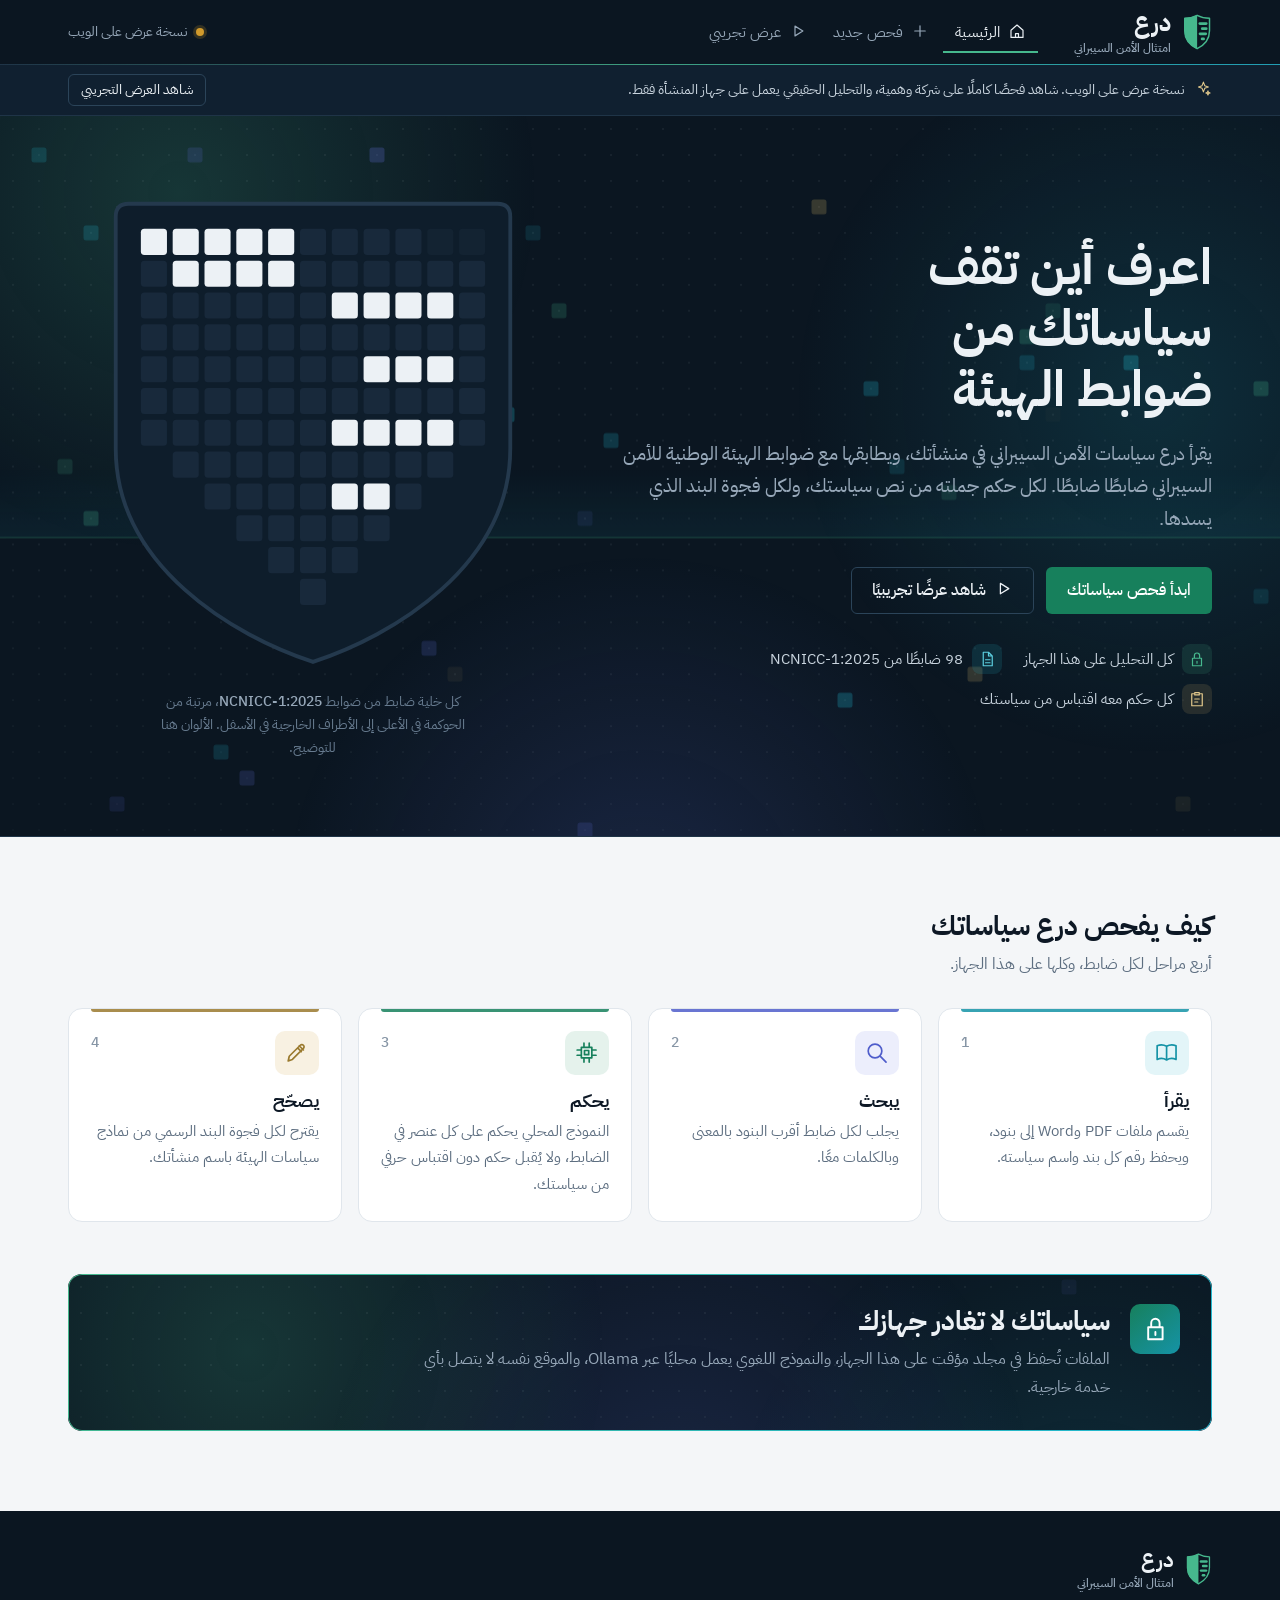
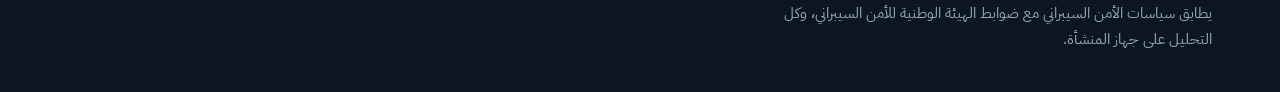
<file: index.html>
<!DOCTYPE html>
<html lang="ar" dir="rtl">
<head>
<meta charset="utf-8">
<meta name="viewport" content="width=device-width, initial-scale=1">
<title>درع: فحص امتثال سياسات الأمن السيبراني (نسخة عرض)</title>
<meta name="description" content="درع يطابق سياسات الأمن السيبراني في منشأتك مع ضوابط الهيئة الوطنية للأمن السيبراني، على جهازك.">
<link rel="icon" href="data:image/svg+xml,%3Csvg%20xmlns%3D%22http%3A%2F%2Fwww.w3.org%2F2000%2Fsvg%22%20viewBox%3D%220%200%20100%20119%22%3E%3Cg%20fill%3D%22%2317805C%22%3E%3Cpath%20d%3D%22M50%2C3%20C37%2C10%2023%2C13%208%2C13%20V55%20C8%2C84%2026%2C104%2050%2C116%20Z%22%2F%3E%3Crect%20x%3D%2254.5%22%20y%3D%2227%22%20width%3D%2230%22%20height%3D%229%22%20rx%3D%224.5%22%2F%3E%3Crect%20x%3D%2262.5%22%20y%3D%2244%22%20width%3D%2222%22%20height%3D%229%22%20rx%3D%224.5%22%2F%3E%3Crect%20x%3D%2255%22%20y%3D%2261%22%20width%3D%2228%22%20height%3D%229%22%20rx%3D%224.5%22%2F%3E%3Crect%20x%3D%2262%22%20y%3D%2278%22%20width%3D%2214%22%20height%3D%229%22%20rx%3D%224.5%22%2F%3E%3C%2Fg%3E%3Cpath%20d%3D%22M50%2C3%20C63%2C10%2077%2C13%2092%2C13%20V55%20C92%2C84%2074%2C104%2050%2C116%20C26%2C104%208%2C84%208%2C55%20V13%20C23%2C13%2037%2C10%2050%2C3%20Z%22%20fill%3D%22none%22%20stroke%3D%22%2317805C%22%20stroke-width%3D%225%22%20stroke-linejoin%3D%22round%22%20transform%3D%22translate%281.25%2C1.4%29%20scale%28.975%29%22%2F%3E%3C%2Fsvg%3E">
<meta name="theme-color" content="#0B1621">
<link rel="preconnect" href="https://fonts.googleapis.com">
<link rel="stylesheet" href="https://fonts.googleapis.com/css2?family=IBM+Plex+Sans+Arabic:wght@400;500;700&display=swap">
<link rel="stylesheet" href="assets/app.css">
<style>:root { --font: "Dubai", "IBM Plex Sans Arabic", "Segoe UI", Tahoma, sans-serif; }</style>
</head>
<body>
<a class="skip" href="#main">انتقل إلى المحتوى</a>

<header class="top night">
  <div class="wrap top-in">
    <a class="brand" href="#home" aria-label="درع، الصفحة الرئيسية">
      <svg class="mark" viewBox="0 0 100 119" aria-hidden="true"><g fill="currentColor"><path d="M50,3 C37,10 23,13 8,13 V55 C8,84 26,104 50,116 Z"/><rect x="54.5" y="27" width="30" height="9" rx="4.5"/><rect x="62.5" y="44" width="22" height="9" rx="4.5"/><rect x="55" y="61" width="28" height="9" rx="4.5"/><rect x="62" y="78" width="14" height="9" rx="4.5"/></g><path d="M50,3 C63,10 77,13 92,13 V55 C92,84 74,104 50,116 C26,104 8,84 8,55 V13 C23,13 37,10 50,3 Z" fill="none" stroke="currentColor" stroke-width="5" stroke-linejoin="round" transform="translate(1.25,1.4) scale(.975)"/></svg>
      <span class="brand-words"><span class="brand-name">درع</span><span class="brand-sub">امتثال الأمن السيبراني</span></span>
    </a>
    <nav class="nav" aria-label="التنقل">
      <a href="#home" data-nav="home" aria-label="الرئيسية"><span data-icon="home"></span><span class="nav-t">الرئيسية</span></a>
      <a href="#setup" data-nav="setup" aria-label="فحص جديد"><span data-icon="plus"></span><span class="nav-t">فحص جديد</span></a>
      <button type="button" class="linkish" data-action="demo" aria-label="عرض تجريبي"><span data-icon="play"></span><span class="nav-t">عرض تجريبي</span></button>
    </nav>
    <div class="status" id="status" role="status" aria-live="polite">
      <span class="dot"></span><span class="status-text">نتأكد من النموذج المحلي…</span>
    </div>
  </div>
</header>

<main id="main" tabindex="-1">

  <!-- الرئيسية -->
  <section class="view" data-view="home" aria-labelledby="hero-title">
    <div class="hero-band night fx-host"><div class="aurora" aria-hidden="true"><i></i><i></i><i></i></div><canvas class="fx" aria-hidden="true"></canvas><div class="wrap hero">
      <div class="hero-copy">
        <h1 id="hero-title">اعرف أين تقف سياساتك من ضوابط الهيئة</h1>
        <p class="lead">يقرأ درع سياسات الأمن السيبراني في منشأتك، ويطابقها مع ضوابط الهيئة الوطنية للأمن السيبراني ضابطًا ضابطًا. لكل حكم جملته من نص سياستك، ولكل فجوة البند الذي يسدها.</p>
        <div class="cta-row">
          <a class="btn btn-primary" href="#setup">ابدأ فحص سياساتك</a>
          <button type="button" class="btn btn-ghost" data-action="demo"><span data-icon="play"></span> شاهد عرضًا تجريبيًا</button>
        </div>
        <ul class="hero-facts">
          <li class="f1"><span data-icon="lock"></span>كل التحليل على هذا الجهاز</li>
          <li class="f2"><span data-icon="doc"></span>98 ضابطًا من NCNICC-1:2025</li>
          <li class="f3"><span data-icon="clip"></span>كل حكم معه اقتباس من سياستك</li>
        </ul>
      </div>
      <figure class="hero-shield">
        <div class="mosaic" id="hero-mosaic" aria-hidden="true"></div>
        <figcaption>كل خلية ضابط من ضوابط <b>NCNICC-1:2025</b>، مرتبة من الحوكمة في الأعلى إلى الأطراف الخارجية في الأسفل. الألوان هنا للتوضيح.</figcaption>
      </figure>
    </div></div>

    <div class="wrap how" aria-labelledby="how-title">
      <h2 id="how-title">كيف يفحص درع سياساتك</h2>
      <p>أربع مراحل لكل ضابط، وكلها على هذا الجهاز.</p>
      <ol class="steps reveal-group">
        <li><span class="step-ic" data-icon="read"></span><h3>يقرأ</h3><p>يقسم ملفات PDF وWord إلى بنود، ويحفظ رقم كل بند واسم سياسته.</p></li>
        <li><span class="step-ic" data-icon="search"></span><h3>يبحث</h3><p>يجلب لكل ضابط أقرب البنود بالمعنى وبالكلمات معًا.</p></li>
        <li><span class="step-ic" data-icon="chip"></span><h3>يحكم</h3><p>النموذج المحلي يحكم على كل عنصر في الضابط، ولا يُقبل حكم دون اقتباس حرفي من سياستك.</p></li>
        <li><span class="step-ic" data-icon="fix"></span><h3>يصحّح</h3><p>يقترح لكل فجوة البند الرسمي من نماذج سياسات الهيئة باسم منشأتك.</p></li>
      </ol>
    </div>

    <div class="privacy-wrap"><div class="privacy night fx-host reveal"><div class="aurora" aria-hidden="true"><i></i><i></i><i></i></div><canvas class="fx" aria-hidden="true"></canvas>
      <span class="privacy-ic" data-icon="lock"></span>
      <div>
        <h2>سياساتك لا تغادر جهازك</h2>
        <p>الملفات تُحفظ في مجلد مؤقت على هذا الجهاز، والنموذج اللغوي يعمل محليًا عبر Ollama، والموقع نفسه لا يتصل بأي خدمة خارجية.</p>
      </div>
    </div></div>
  </section>

  <!-- فحص جديد -->
  <section class="view" data-view="setup" aria-labelledby="setup-title" hidden>
    <div class="wrap setup">
      <div class="setup-head">
        <h1 id="setup-title">فحص جديد</h1>
        <p class="lead">ثلاث خطوات، ثم يبدأ التحليل على جهازك.</p>
      </div>
      <form class="setup-grid" id="setup-form" novalidate>
        <fieldset class="panel step-panel">
          <legend><span class="num">1</span> ارفع السياسات</legend>
          <label class="drop" id="drop">
            <input type="file" id="file-input" accept=".pdf,.docx" multiple>
            <span class="drop-ic" data-icon="upload"></span>
            <span class="drop-title">اسحب ملفات السياسات هنا، أو اخترها من جهازك</span>
            <span class="drop-sub">PDF أو Word، حتى 50 ميجا للملف</span>
          </label>
          <ul class="files" id="files" aria-live="polite"></ul>
        </fieldset>

        <fieldset class="panel step-panel">
          <legend><span class="num">2</span> عرّف بالمنشأة</legend>
          <label class="field">
            <span>اسم المنشأة</span>
            <input type="text" id="company" autocomplete="organization" placeholder="مثال: شركة واحة الشمال للتقنية">
            <small>يظهر في البنود المقترحة وفي التقرير.</small>
          </label>
          <div class="field">
            <span id="cat-label">فئة المنشأة</span>
            <div class="seg" role="radiogroup" aria-labelledby="cat-label" id="category"></div>
          </div>
        </fieldset>

        <fieldset class="panel step-panel">
          <legend><span class="num">3</span> اختر طريقة التحليل</legend>
          <div class="modes" role="radiogroup" aria-label="طريقة التحليل" id="modes"></div>
          <p class="mode-warn" id="mode-warn" hidden></p>
        </fieldset>

        <div class="setup-go">
          <button type="submit" class="btn btn-primary btn-lg" id="start">ابدأ التحليل</button>
          <p class="form-msg" id="form-msg" role="alert"></p>
        </div>
      </form>
    </div>
  </section>

  <!-- الفحص الحي -->
  <section class="view night fx-host" data-view="scan" aria-labelledby="scan-title" hidden>
    <div class="aurora" aria-hidden="true"><i></i><i></i><i></i></div><canvas class="fx" aria-hidden="true"></canvas>
    <div class="wrap scan">
      <div class="scan-stage">
        <div class="mosaic mosaic-scan" id="scan-mosaic" aria-hidden="true"></div>
      </div>
      <div class="scan-side">
        <p class="scan-kicker" id="scan-kicker">جاري الفحص</p>
        <h1 id="scan-title">نفحص سياسات المنشأة</h1>
        <div class="scan-progress">
          <svg class="ring" viewBox="0 0 120 120" aria-hidden="true">
            <circle class="ring-bg" cx="60" cy="60" r="52"/>
            <circle class="ring-fg" id="scan-ring" cx="60" cy="60" r="52"/>
          </svg>
          <div class="ring-text"><strong id="scan-n">0</strong><span id="scan-total">من 0 ضابط</span></div>
        </div>
        <p class="scan-eta" id="scan-eta" aria-live="polite"></p>
        <ol class="feed" id="feed" aria-live="polite" aria-label="آخر الأحكام"></ol>
        <p class="scan-note">التحليل يعمل على جهازك. اترك الصفحة مفتوحة، أو ارجع لها لاحقًا من نفس الرابط.</p>
        <button type="button" class="btn btn-ghost" id="cancel"><span data-icon="stop"></span> أوقف التحليل</button>
      </div>
    </div>
  </section>

  <!-- النتائج -->
  <section class="view" data-view="results" aria-labelledby="res-title" hidden>
    <div id="results"></div>
  </section>

</main>

<aside class="drawer" id="drawer" aria-hidden="true" aria-labelledby="drawer-title" role="dialog">
  <div class="drawer-scrim" data-close></div>
  <div class="drawer-panel" tabindex="-1">
    <button type="button" class="drawer-x" data-close aria-label="إغلاق"><span data-icon="x"></span></button>
    <div id="drawer-body"></div>
  </div>
</aside>

<div class="toast" id="toast" role="status" aria-live="polite"></div>

<footer class="foot night">
  <div class="wrap foot-in">
    <div>
      <a class="brand" href="#home" aria-label="درع"><svg class="mark" viewBox="0 0 100 119" aria-hidden="true"><g fill="currentColor"><path d="M50,3 C37,10 23,13 8,13 V55 C8,84 26,104 50,116 Z"/><rect x="54.5" y="27" width="30" height="9" rx="4.5"/><rect x="62.5" y="44" width="22" height="9" rx="4.5"/><rect x="55" y="61" width="28" height="9" rx="4.5"/><rect x="62" y="78" width="14" height="9" rx="4.5"/></g><path d="M50,3 C63,10 77,13 92,13 V55 C92,84 74,104 50,116 C26,104 8,84 8,55 V13 C23,13 37,10 50,3 Z" fill="none" stroke="currentColor" stroke-width="5" stroke-linejoin="round" transform="translate(1.25,1.4) scale(.975)"/></svg><span class="brand-words"><span class="brand-name">درع</span><span class="brand-sub">امتثال الأمن السيبراني</span></span></a>
      <p>يطابق سياسات الأمن السيبراني مع ضوابط الهيئة الوطنية للأمن السيبراني، وكل التحليل على جهاز المنشأة.</p>
    </div>
  </div>
</footer>

<script src="assets/static.js"></script>
<script src="assets/icons.js"></script>
<script src="assets/app.js"></script>
</body>
</html>
</file>
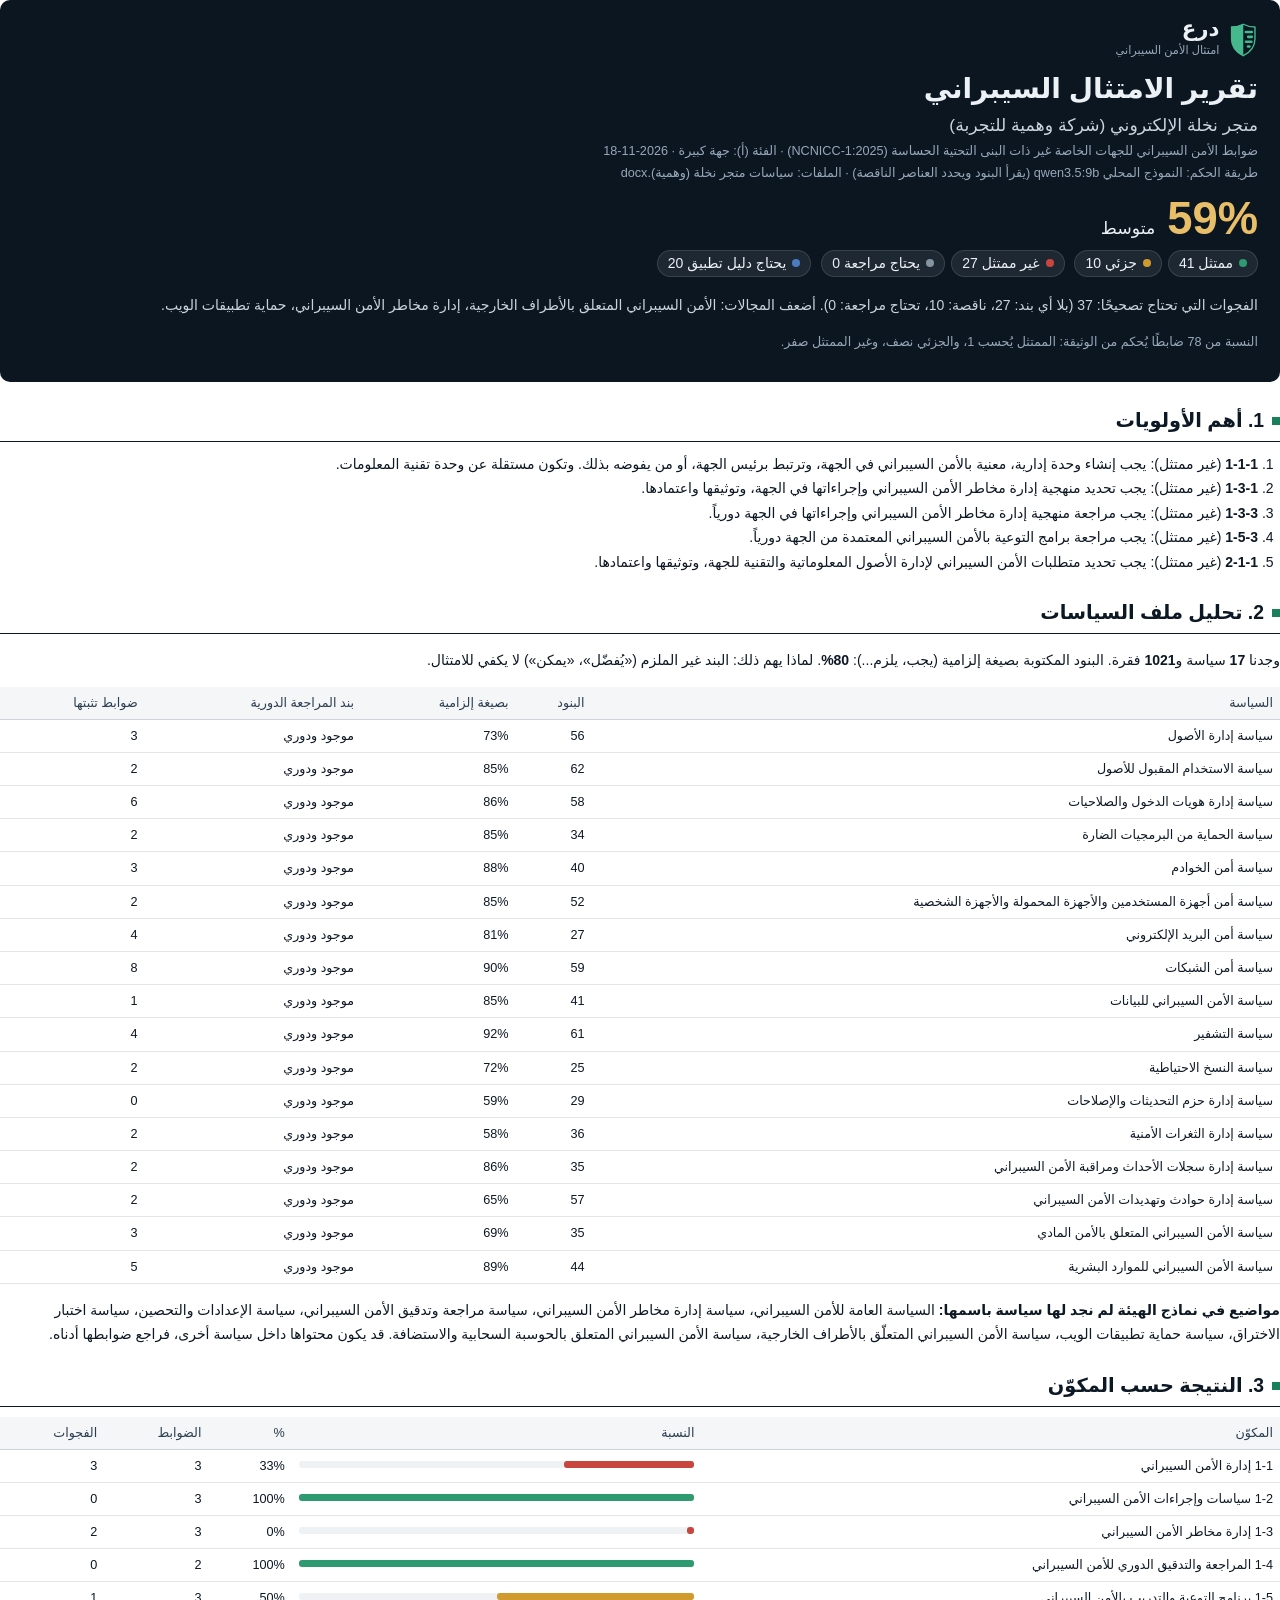
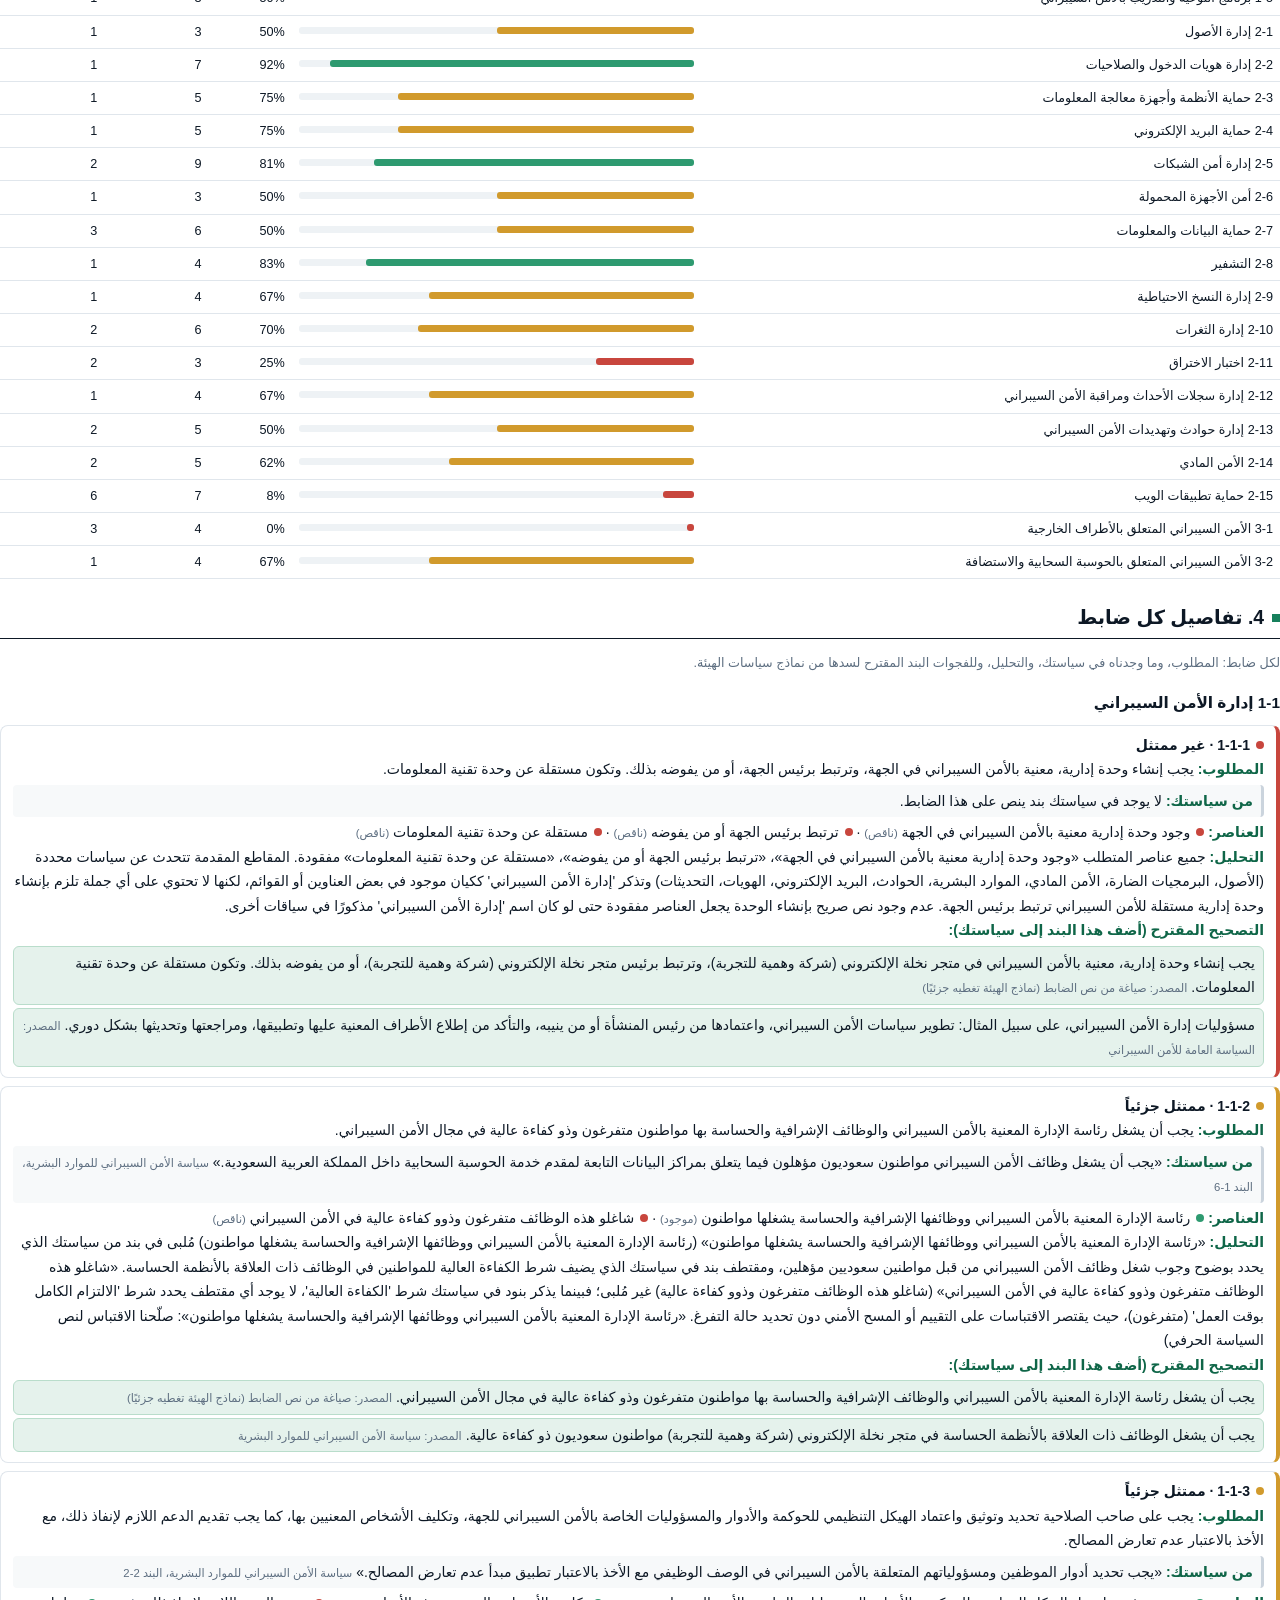
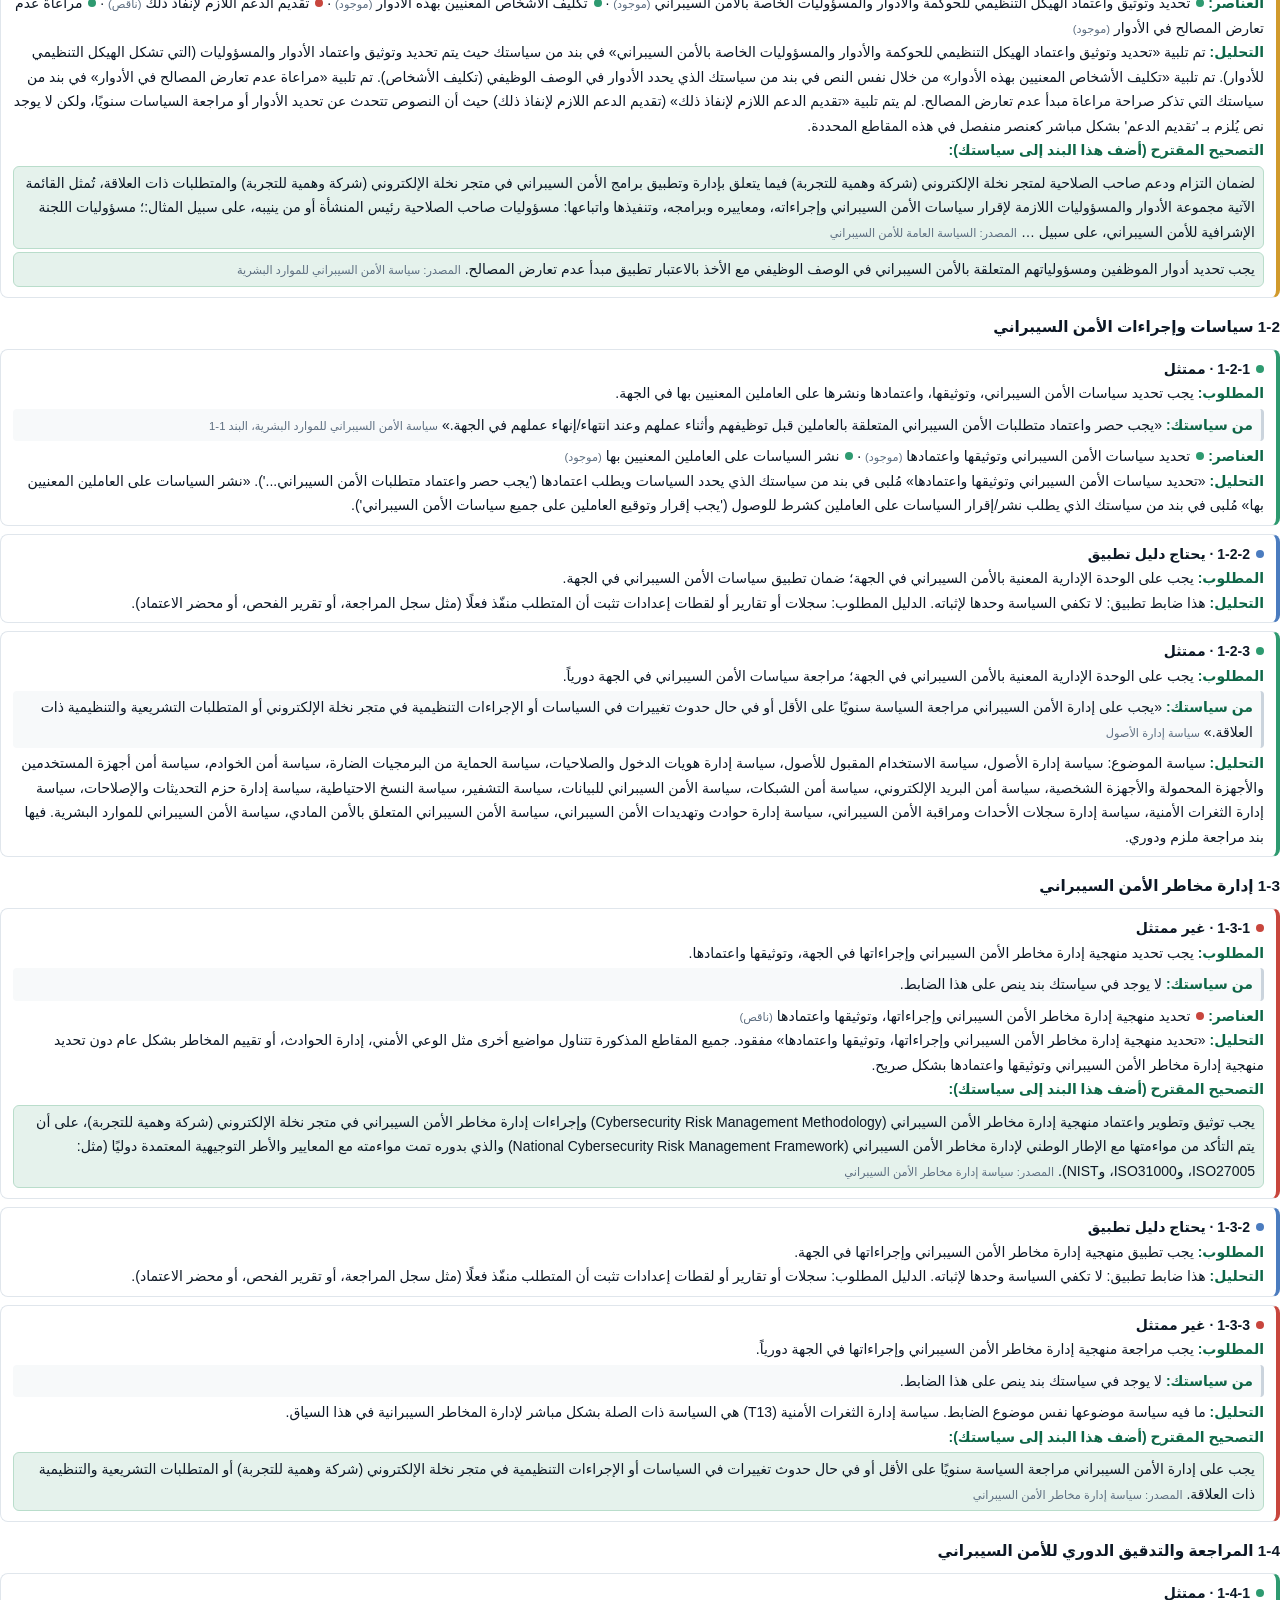
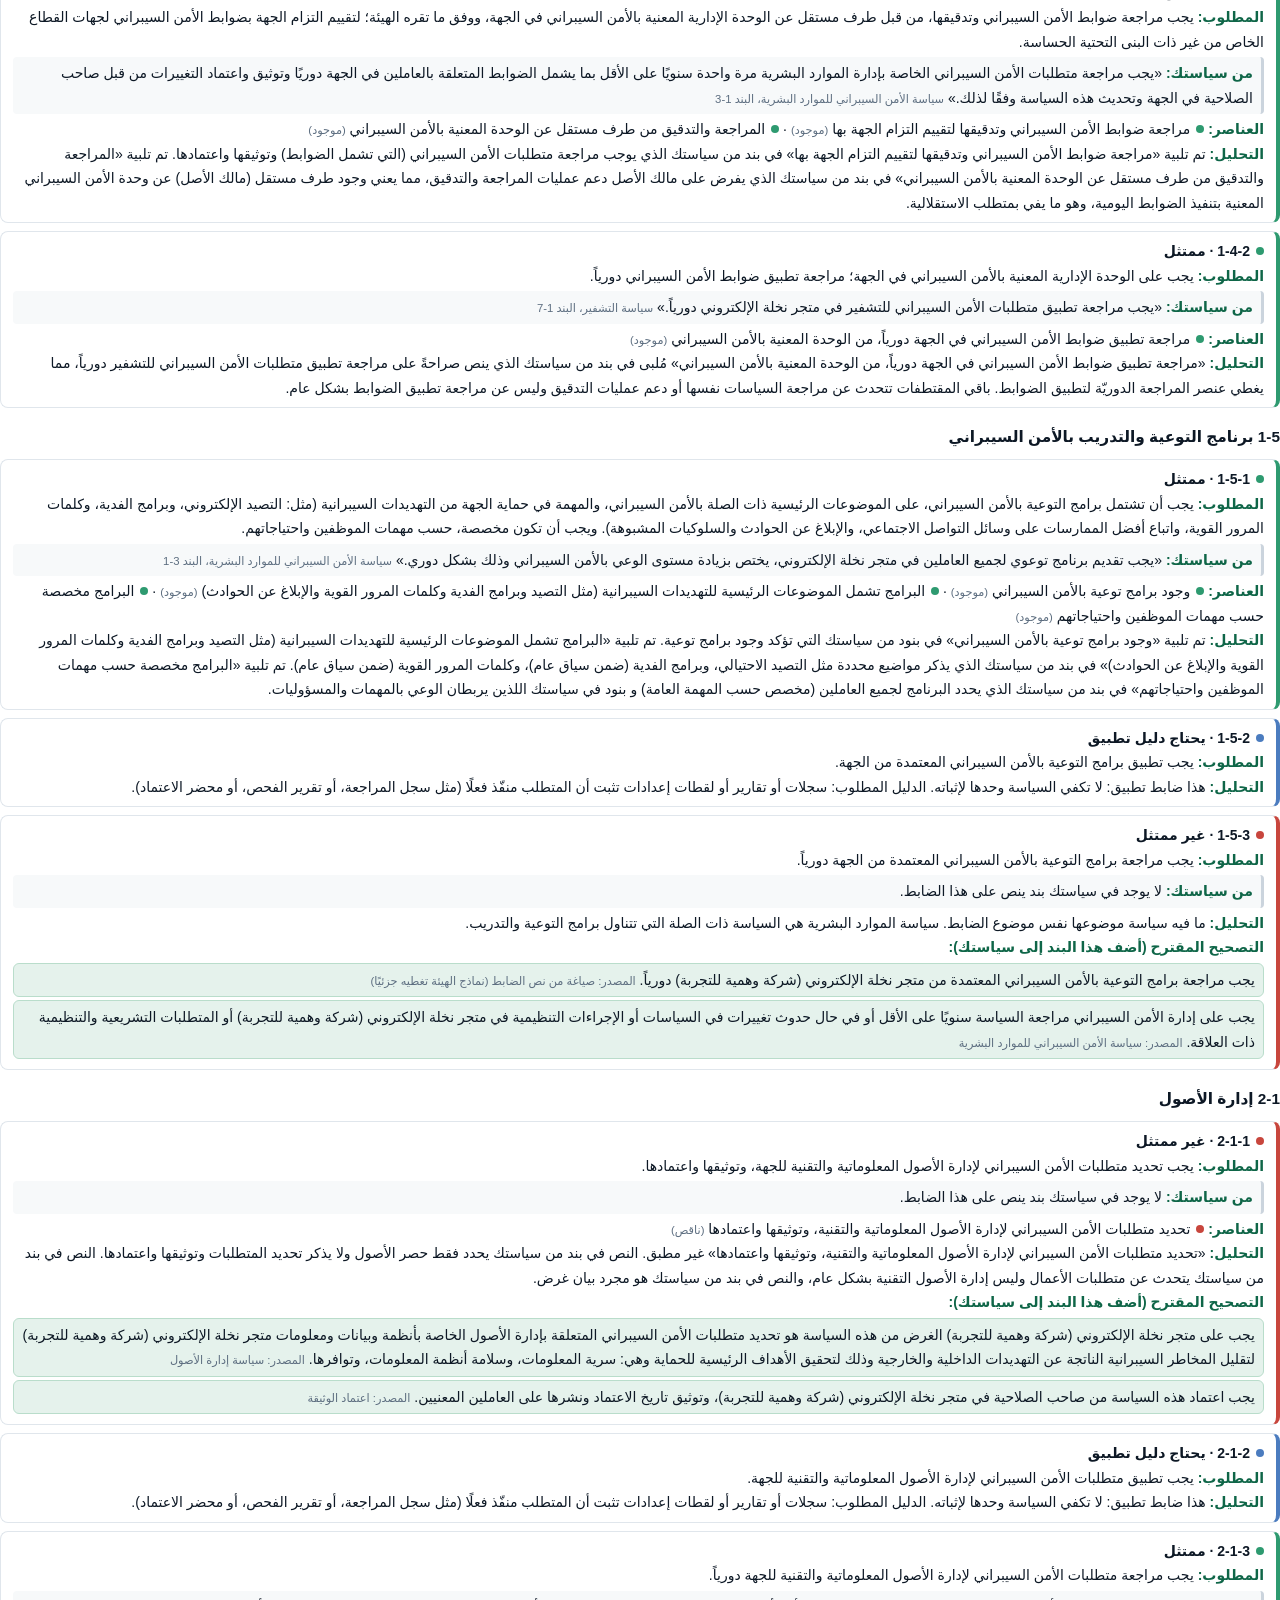
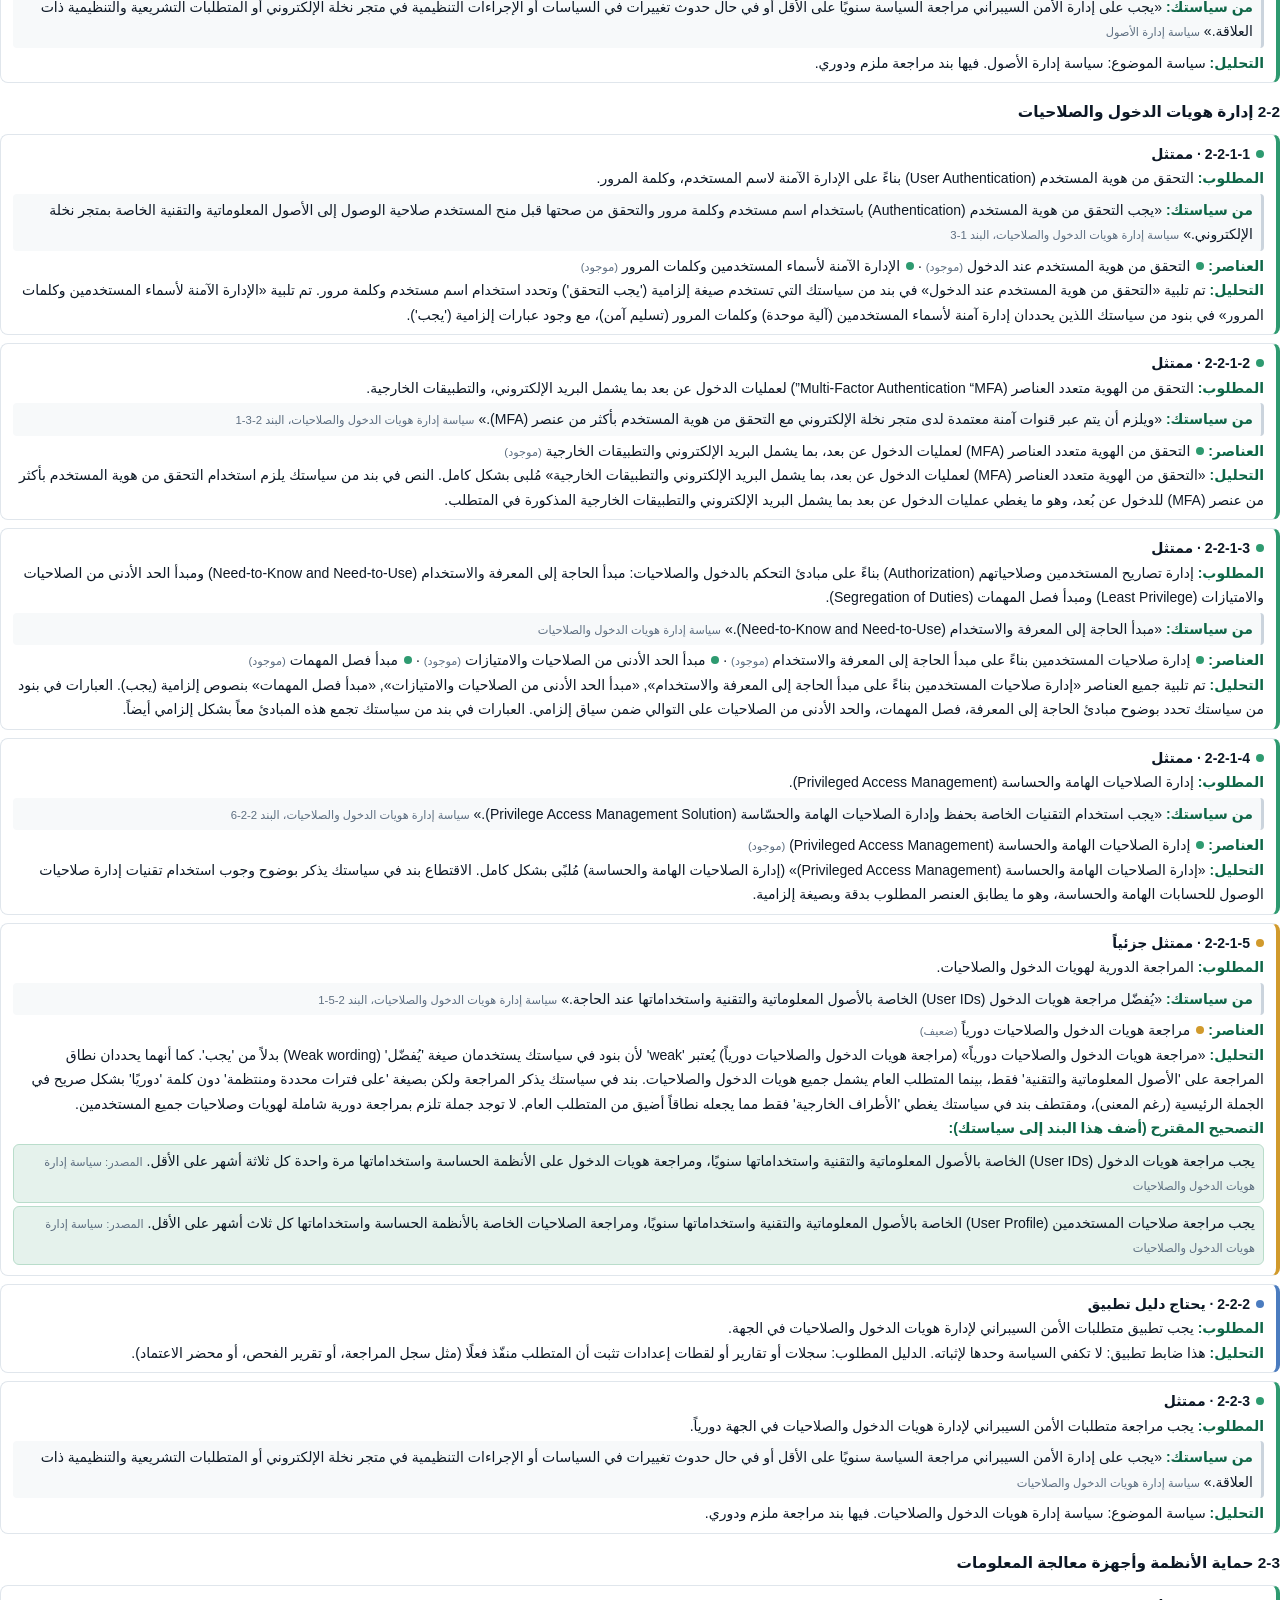
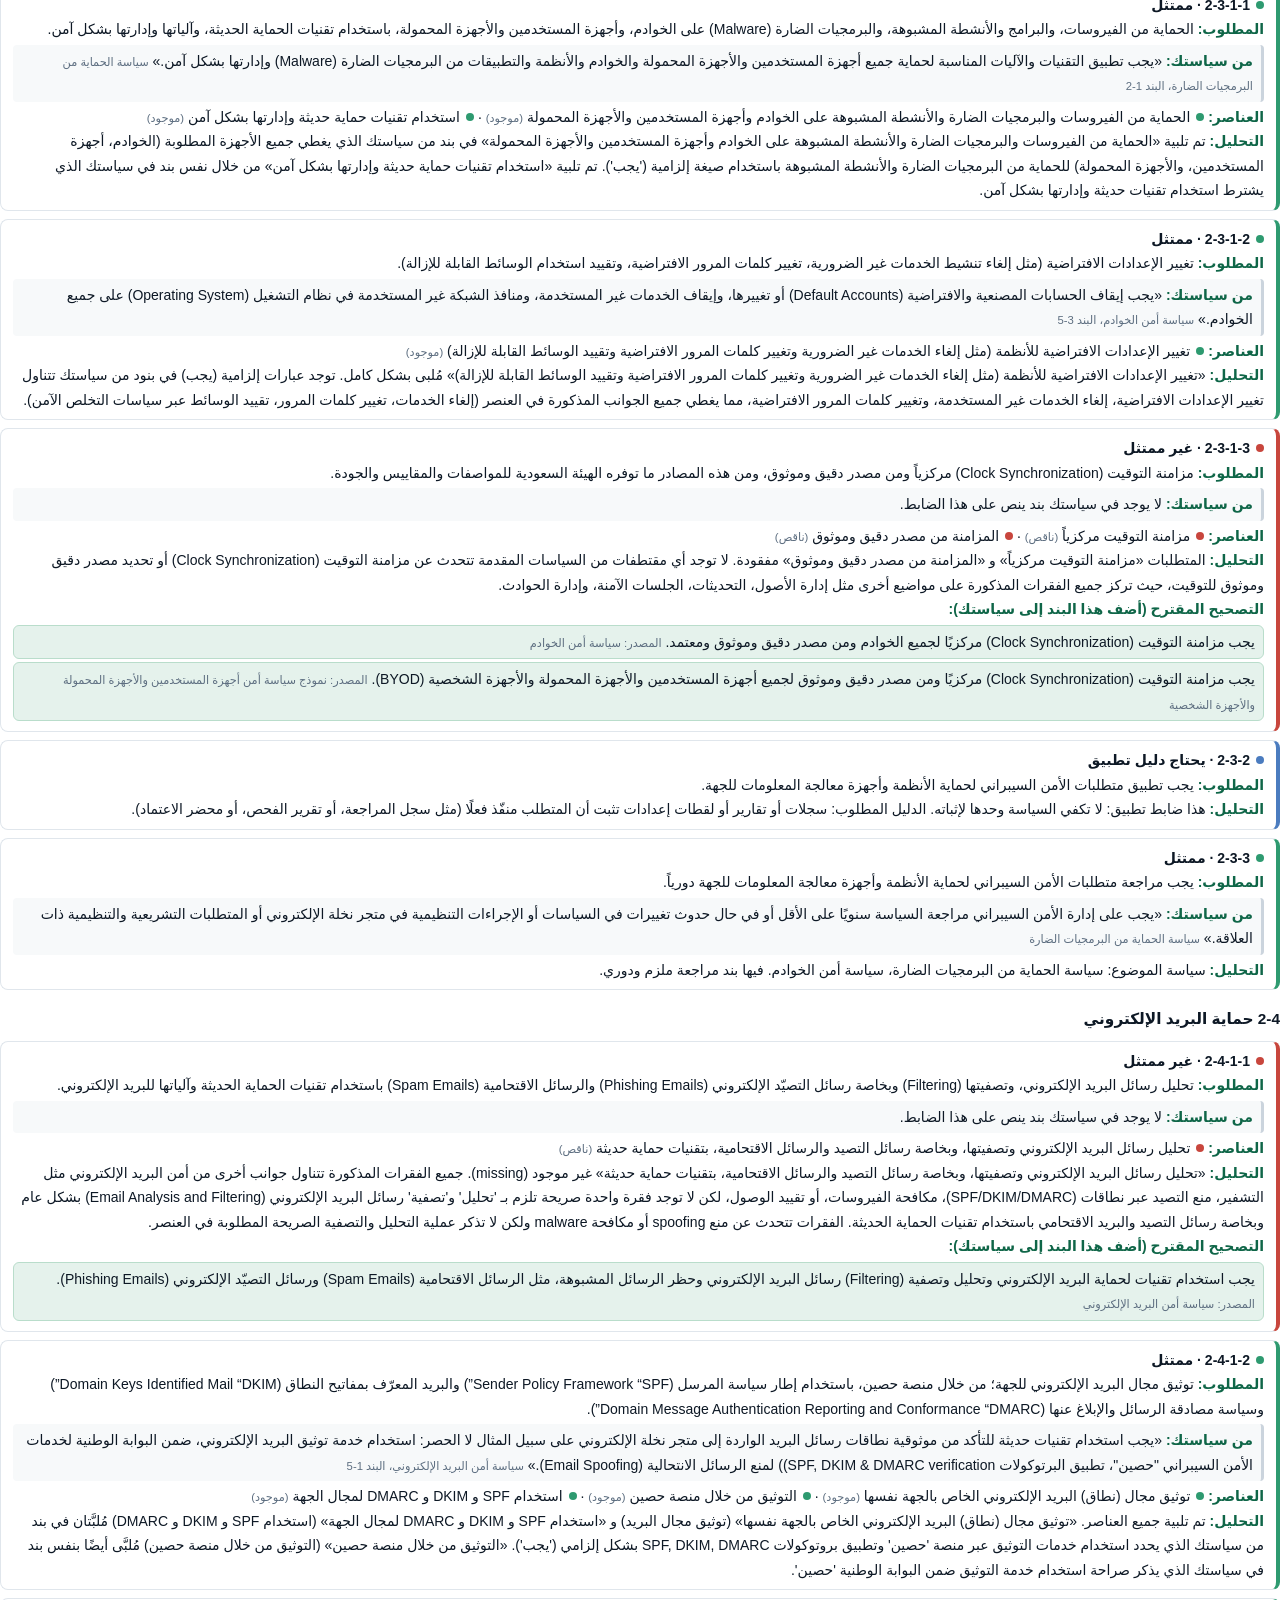
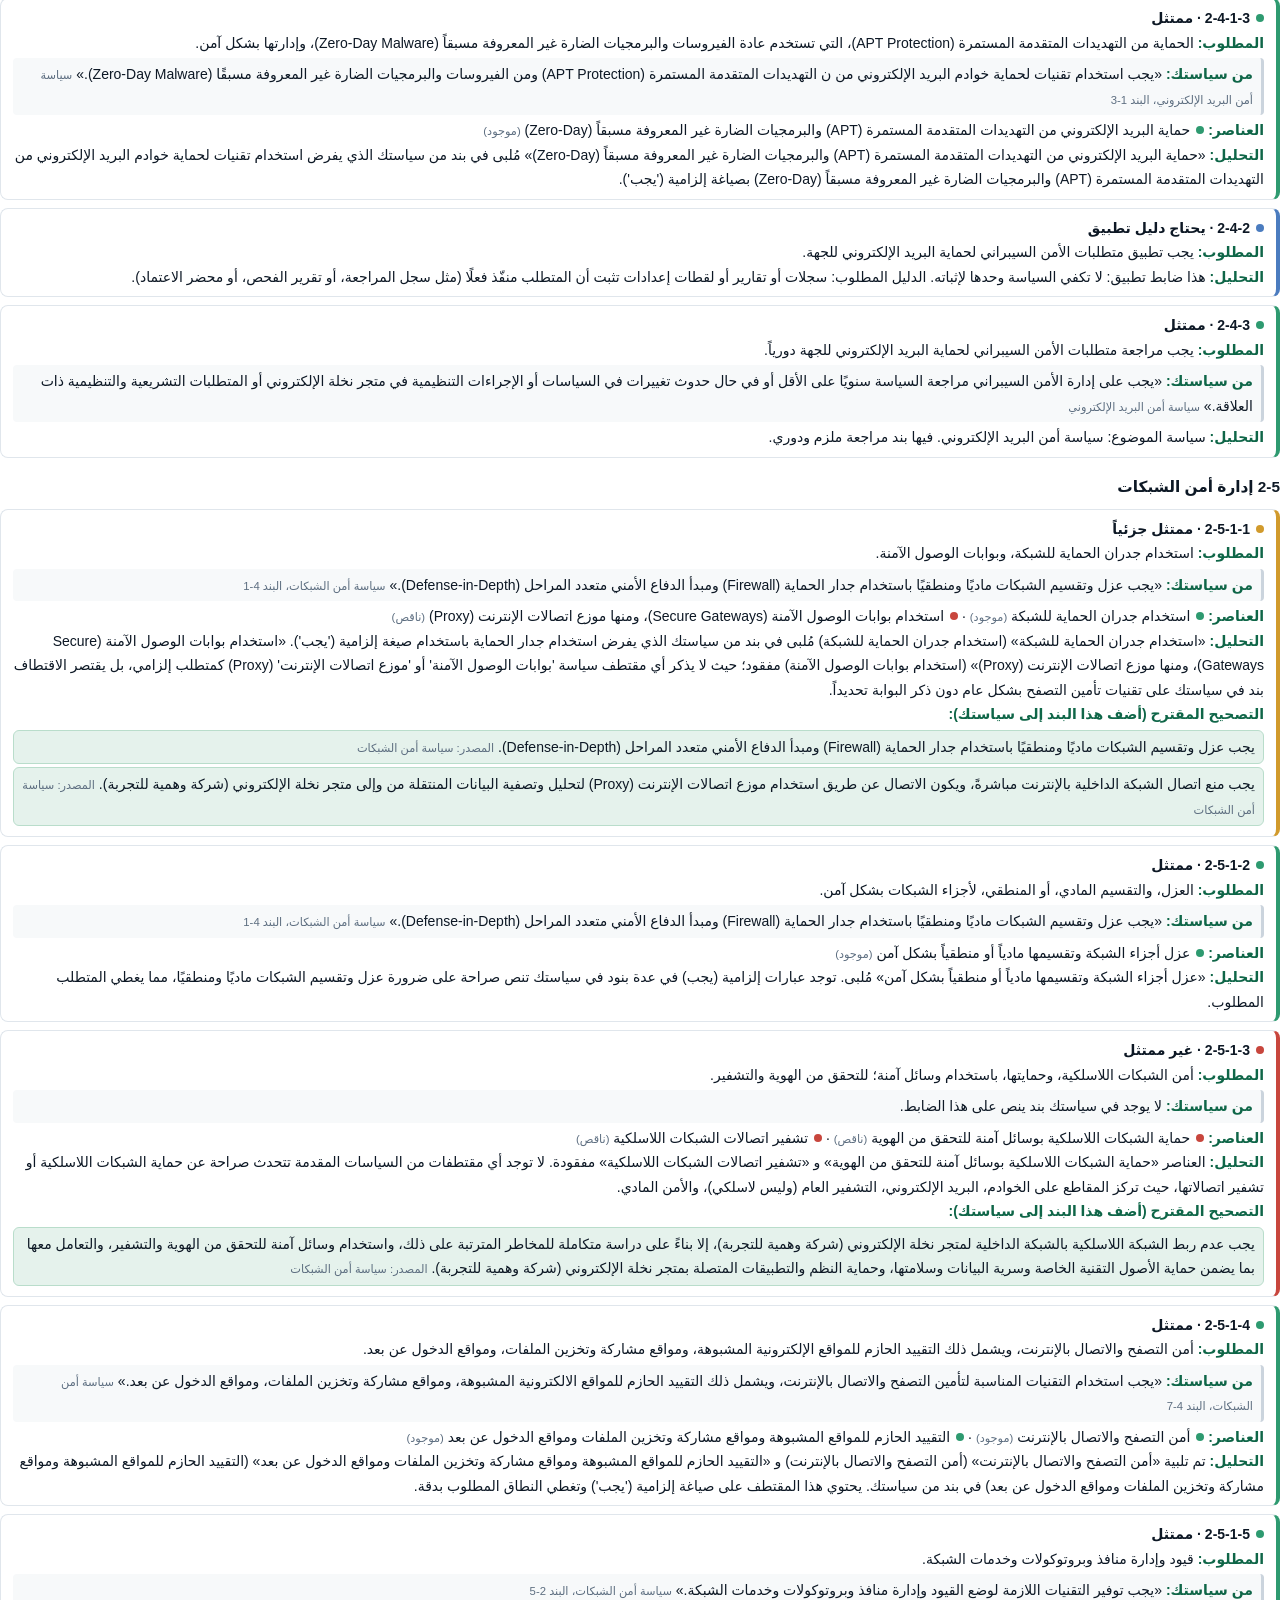
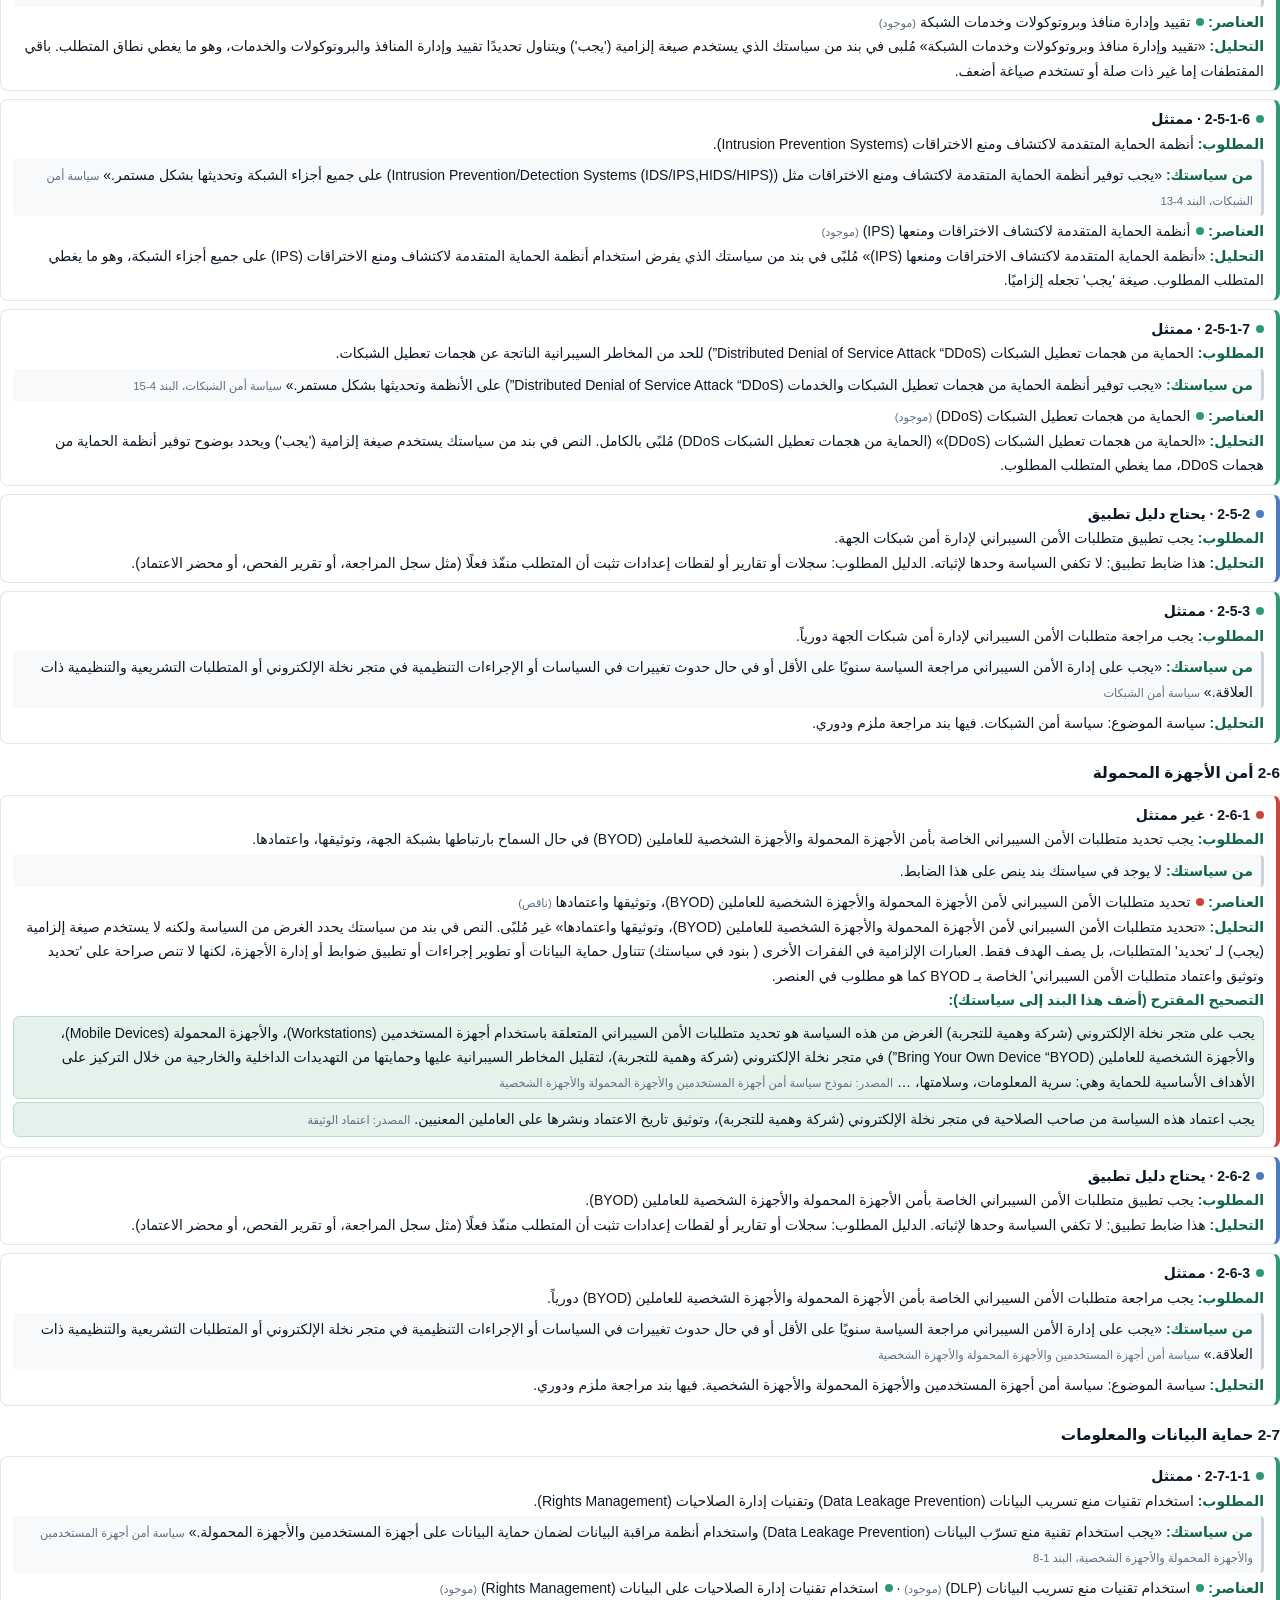
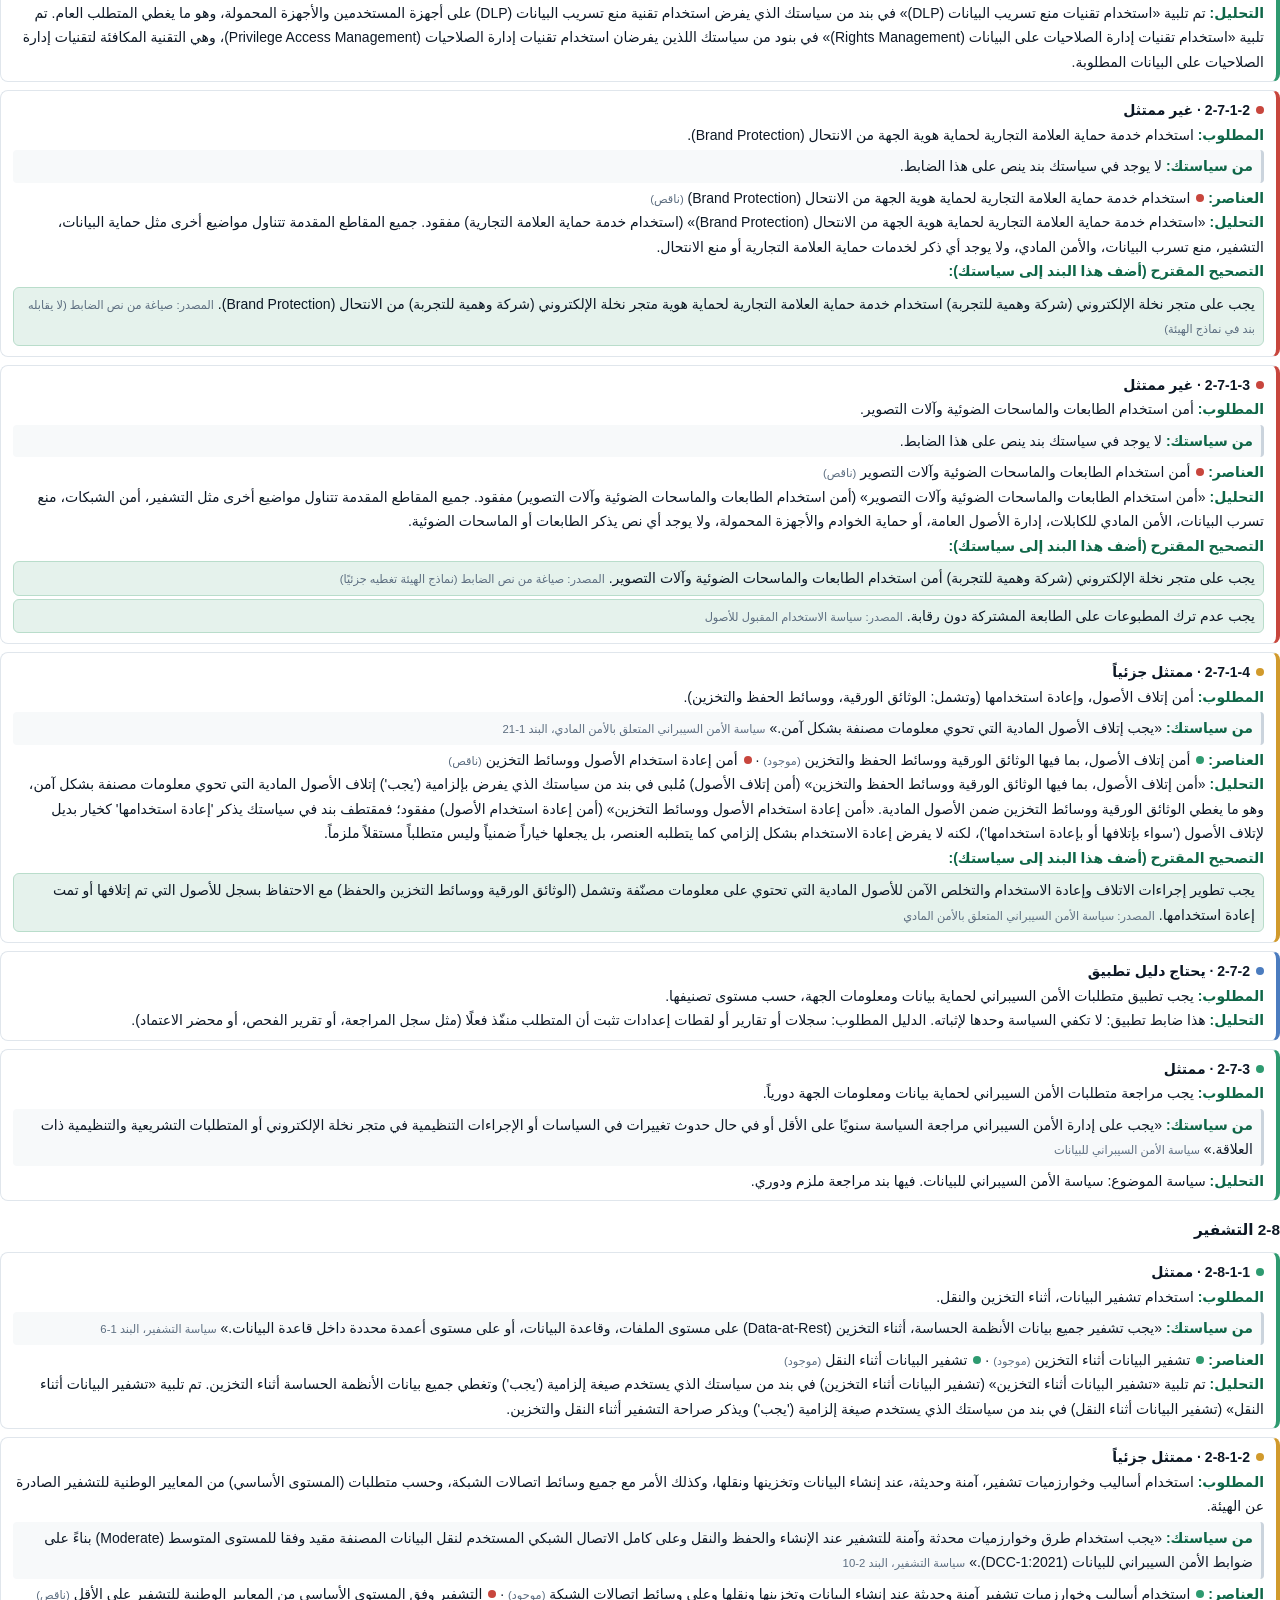
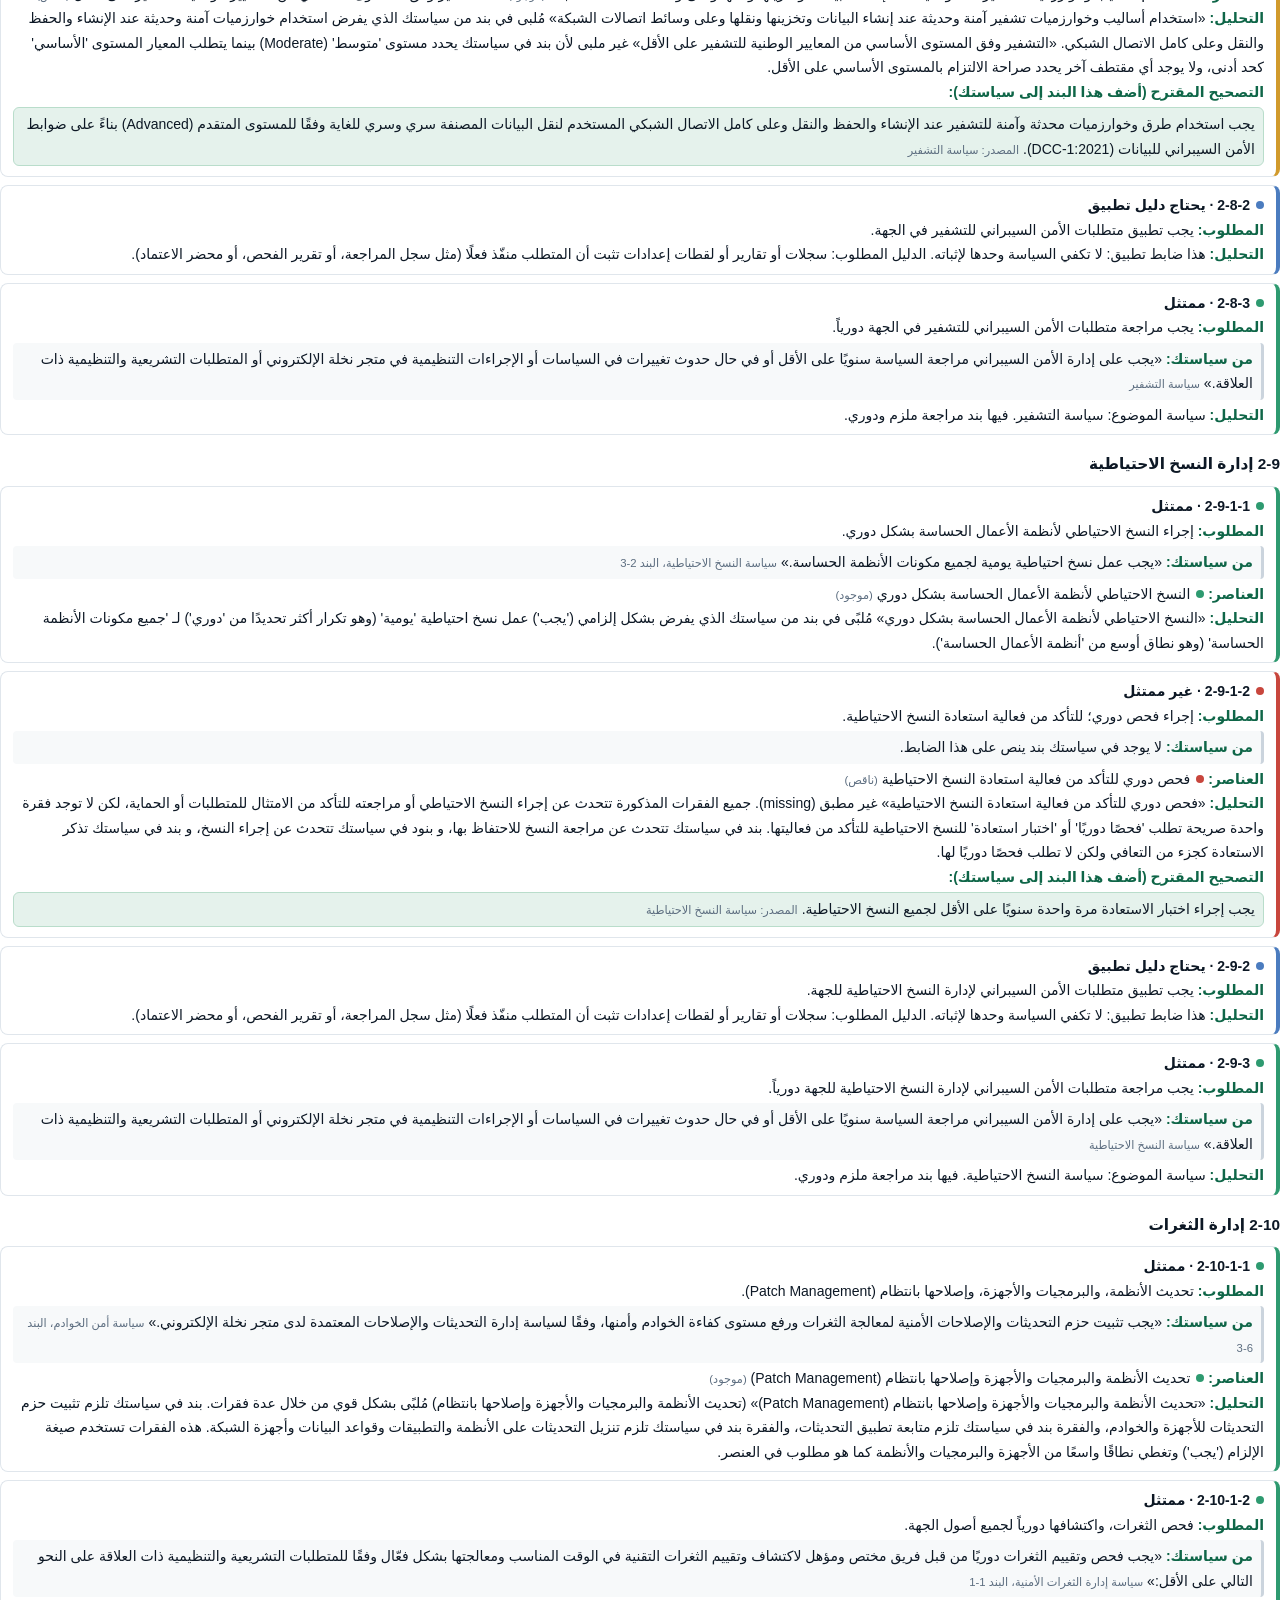
<file: report.html>
<!DOCTYPE html><html lang="ar" dir="rtl"><head><meta charset="utf-8"><title>درع: تقرير الامتثال · متجر نخلة الإلكتروني (شركة وهمية للتجربة)</title>
<style>
@page { size: A4; margin: 16mm 14mm 18mm; @bottom-center { content: "درع · صفحة " counter(page) " من " counter(pages); font-size: 9pt; color: #5D6E80; } }
* { box-sizing: border-box; }
html, body { -webkit-print-color-adjust: exact; print-color-adjust: exact; }
body { font-family: "Dubai", "Segoe UI", Tahoma, Arial, "DejaVu Sans", sans-serif; color: #0D1825; line-height: 1.75; font-size: 10.5pt; margin: 0; }
h1 { font-size: 21pt; margin: 10px 0 0; line-height: 1.3; }
h2 { color: #0D1825; font-size: 14.5pt; border-bottom: 1.5px solid #0D1825; padding-bottom: 3px; margin: 22px 0 10px; break-after: avoid; }
h2::before { content: ""; display: inline-block; width: 8px; height: 8px; background: #17805C; margin-left: 8px; vertical-align: 2px; }
h3 { font-size: 11.5pt; margin: 16px 0 6px; break-after: avoid; }
.cover { background: #0B1621; color: #ECF1F5; border-radius: 10px; padding: 18px 22px 16px; margin-bottom: 12px; }
.cover .brand { display: flex; align-items: center; gap: 10px; }
.cover .brand b { display: block; font-size: 16pt; line-height: 1.1; }
.cover .brand span { display: block; font-size: 8.5pt; color: #97A8B9; }
.cover .company { font-size: 13pt; color: #C9D4DE; margin-top: 2px; }
.cover .meta { color: #97A8B9; }
.cover p { color: #C9D4DE; }
.cover .scorebox { display: flex; align-items: baseline; gap: 12px; margin: 10px 0 4px; }
.meta { color: #5D6E80; font-size: 9.5pt; }
.score { font-size: 34pt; font-weight: 700; line-height: 1.1; }
.pills span { display: inline-block; border-radius: 999px; padding: 0 10px; margin: 2px 0 2px 6px; font-weight: 500; background: rgba(255,255,255,.08); border: 1px solid rgba(255,255,255,.12); }
i.d { display: inline-block; width: 8px; height: 8px; border-radius: 50%; margin-left: 6px; vertical-align: 1px; font-style: normal; }
i.d.compliant, i.d.met { background: #2E9A70; } i.d.partial, i.d.weak { background: #D19A2C; } i.d.non_compliant, i.d.missing { background: #C8463D; }
i.d.needs_evidence { background: #4B7CBF; } i.d.insufficient_evidence { background: #8592A0; }
table { width: 100%; border-collapse: collapse; margin: 6px 0 10px; font-size: 9.5pt; }
th, td { border-bottom: 1px solid #E0E6EC; padding: 5px 7px; text-align: right; vertical-align: top; }
th { background: #F4F6F8; font-weight: 500; color: #2B3D50; border-bottom: 1px solid #CBD4DD; }
tr { break-inside: avoid; }
.bar { background: #EEF2F5; border-radius: 3px; height: 7px; width: 100%; margin-top: 6px; }
.bar i { display: block; height: 7px; border-radius: 3px; }
.ctl { border: 1px solid #E0E6EC; border-right: 4px solid #8592A0; border-radius: 8px; padding: 7px 12px; margin: 8px 0; break-inside: avoid; }
.ctl.compliant { border-right-color: #2E9A70; } .ctl.partial { border-right-color: #D19A2C; } .ctl.non_compliant { border-right-color: #C8463D; }
.ctl.needs_evidence { border-right-color: #4B7CBF; }
.ctl .t { font-weight: 700; }
.lbl { color: #0F6648; font-weight: 700; }
.q { background: #F7F9FA; border-right: 3px solid #CBD4DD; border-radius: 4px; padding: 4px 8px; margin: 3px 0; }
.fix { background: #E5F2EC; border: 1px solid #B9DDCB; border-radius: 6px; padding: 4px 8px; margin: 3px 0; }
.ai { background: #F4F6F8; border: 1px solid #E0E6EC; border-radius: 6px; padding: 4px 8px; margin: 3px 0; }
small, .src { color: #5D6E80; font-size: 8.5pt; }
ul, ol { margin: 2px 22px 4px 0; padding: 0; }
.note { background: #FBF3E3; border-right: 3px solid #D19A2C; border-radius: 6px; padding: 6px 10px; }
</style></head><body>
<div class="cover"><div class="brand"><svg viewBox="0 0 100 119" style="height:34px;width:auto" aria-hidden="true"><g fill="#46B88D"><path d="M50,3 C37,10 23,13 8,13 V55 C8,84 26,104 50,116 Z"/><rect x="54.5" y="27" width="30" height="9" rx="4.5"/><rect x="62.5" y="44" width="22" height="9" rx="4.5"/><rect x="55" y="61" width="28" height="9" rx="4.5"/><rect x="62" y="78" width="14" height="9" rx="4.5"/></g><path d="M50,3 C63,10 77,13 92,13 V55 C92,84 74,104 50,116 C26,104 8,84 8,55 V13 C23,13 37,10 50,3 Z" fill="none" stroke="#46B88D" stroke-width="5" stroke-linejoin="round" transform="translate(1.25,1.4) scale(.975)"/></svg><div><b>درع</b><span>امتثال الأمن السيبراني</span></div></div>
<h1>تقرير الامتثال السيبراني</h1><div class="company">متجر نخلة الإلكتروني (شركة وهمية للتجربة)</div>
<div class="meta">ضوابط الأمن السيبراني للجهات الخاصة غير ذات البنى التحتية الحساسة (NCNICC-1:2025) · الفئة (أ): جهة كبيرة · 2026-11-18</div>
<div class="meta">طريقة الحكم: النموذج المحلي qwen3.5:9b (يقرأ البنود ويحدد العناصر الناقصة) · الملفات: سياسات متجر نخلة (وهمية).docx</div>
<div class="scorebox"><div class="score" style="color:#E9BE69">59%</div><div style="font-size:13pt">متوسط</div></div>
<div class="pills"><span><i class="d compliant"></i>ممتثل 41</span><span><i class="d partial"></i>جزئي 10</span>
<span><i class="d non_compliant"></i>غير ممتثل 27</span><span><i class="d insufficient_evidence"></i>يحتاج مراجعة 0</span>
<span><i class="d needs_evidence"></i>يحتاج دليل تطبيق 20</span></div>
<p>الفجوات التي تحتاج تصحيحًا: 37 (بلا أي بند: 27، ناقصة: 10، تحتاج مراجعة: 0). أضعف المجالات: الأمن السيبراني المتعلق بالأطراف الخارجية، إدارة مخاطر الأمن السيبراني، حماية تطبيقات الويب.</p>
<p class="meta">النسبة من 78 ضابطًا يُحكم من الوثيقة: الممتثل يُحسب 1، والجزئي نصف، وغير الممتثل صفر.</p></div><h2>1. أهم الأولويات</h2><ol><li><b>1-1-1</b> (غير ممتثل): يجب إنشاء وحدة إدارية، معنية بالأمن السيبراني في الجهة، وترتبط برئيس الجهة، أو من يفوضه بذلك. وتكون مستقلة عن وحدة تقنية المعلومات.</li><li><b>1-3-1</b> (غير ممتثل): يجب تحديد منهجية إدارة مخاطر الأمن السيبراني وإجراءاتها في الجهة، وتوثيقها واعتمادها.</li><li><b>1-3-3</b> (غير ممتثل): يجب مراجعة منهجية إدارة مخاطر الأمن السيبراني وإجراءاتها في الجهة دورياً.</li><li><b>1-5-3</b> (غير ممتثل): يجب مراجعة برامج التوعية بالأمن السيبراني المعتمدة من الجهة دورياً.</li><li><b>2-1-1</b> (غير ممتثل): يجب تحديد متطلبات الأمن السيبراني لإدارة الأصول المعلوماتية والتقنية للجهة، وتوثيقها واعتمادها.</li></ol><h2>2. تحليل ملف السياسات</h2><p>وجدنا <b>17</b> سياسة و<b>1021</b> فقرة. البنود المكتوبة بصيغة إلزامية (يجب، يلزم...): <b>80%</b>. لماذا يهم ذلك: البند غير الملزم («يُفضّل»، «يمكن») لا يكفي للامتثال.</p><table><tr><th>السياسة</th><th>البنود</th><th>بصيغة إلزامية</th><th>بند المراجعة الدورية</th><th>ضوابط تثبتها</th></tr><tr><td>سياسة إدارة الأصول</td><td>56</td><td>73%</td><td>موجود ودوري</td><td>3</td></tr><tr><td>سياسة الاستخدام المقبول للأصول</td><td>62</td><td>85%</td><td>موجود ودوري</td><td>2</td></tr><tr><td>سياسة إدارة هويات الدخول والصلاحيات</td><td>58</td><td>86%</td><td>موجود ودوري</td><td>6</td></tr><tr><td>سياسة الحماية من البرمجيات الضارة</td><td>34</td><td>85%</td><td>موجود ودوري</td><td>2</td></tr><tr><td>سياسة أمن الخوادم</td><td>40</td><td>88%</td><td>موجود ودوري</td><td>3</td></tr><tr><td>سياسة أمن أجهزة المستخدمين والأجهزة المحمولة والأجهزة الشخصية</td><td>52</td><td>85%</td><td>موجود ودوري</td><td>2</td></tr><tr><td>سياسة أمن البريد الإلكتروني</td><td>27</td><td>81%</td><td>موجود ودوري</td><td>4</td></tr><tr><td>سياسة أمن الشبكات</td><td>59</td><td>90%</td><td>موجود ودوري</td><td>8</td></tr><tr><td>سياسة الأمن السيبراني للبيانات</td><td>41</td><td>85%</td><td>موجود ودوري</td><td>1</td></tr><tr><td>سياسة التشفير</td><td>61</td><td>92%</td><td>موجود ودوري</td><td>4</td></tr><tr><td>سياسة النسخ الاحتياطية</td><td>25</td><td>72%</td><td>موجود ودوري</td><td>2</td></tr><tr><td>سياسة إدارة حزم التحديثات والإصلاحات</td><td>29</td><td>59%</td><td>موجود ودوري</td><td>0</td></tr><tr><td>سياسة إدارة الثغرات الأمنية</td><td>36</td><td>58%</td><td>موجود ودوري</td><td>2</td></tr><tr><td>سياسة إدارة سجلات الأحداث ومراقبة الأمن السيبراني</td><td>35</td><td>86%</td><td>موجود ودوري</td><td>2</td></tr><tr><td>سياسة إدارة حوادث وتهديدات الأمن السيبراني</td><td>57</td><td>65%</td><td>موجود ودوري</td><td>2</td></tr><tr><td>سياسة الأمن السيبراني المتعلق بالأمن المادي</td><td>35</td><td>69%</td><td>موجود ودوري</td><td>3</td></tr><tr><td>سياسة الأمن السيبراني للموارد البشرية</td><td>44</td><td>89%</td><td>موجود ودوري</td><td>5</td></tr></table><p><b>مواضيع في نماذج الهيئة لم نجد لها سياسة باسمها:</b> السياسة العامة للأمن السيبراني، سياسة إدارة مخاطر الأمن السيبراني، سياسة مراجعة وتدقيق الأمن السيبراني، سياسة الإعدادات والتحصين، سياسة اختبار الاختراق، سياسة حماية تطبيقات الويب، سياسة الأمن السيبراني المتعلّق بالأطراف الخارجية، سياسة الأمن السيبراني المتعلق بالحوسبة السحابية والاستضافة. قد يكون محتواها داخل سياسة أخرى، فراجع ضوابطها أدناه.</p><h2>3. النتيجة حسب المكوّن</h2><table><tr><th>المكوّن</th><th style='width:32%'>النسبة</th><th>%</th><th>الضوابط</th><th>الفجوات</th></tr><tr><td>1-1 إدارة الأمن السيبراني</td><td><div class="bar"><i style="width:33%;background:#C8463D"></i></div></td><td>33%</td><td>3</td><td>3</td></tr><tr><td>1-2 سياسات وإجراءات الأمن السيبراني</td><td><div class="bar"><i style="width:100%;background:#2E9A70"></i></div></td><td>100%</td><td>3</td><td>0</td></tr><tr><td>1-3 إدارة مخاطر الأمن السيبراني</td><td><div class="bar"><i style="width:2%;background:#C8463D"></i></div></td><td>0%</td><td>3</td><td>2</td></tr><tr><td>1-4 المراجعة والتدقيق الدوري للأمن السيبراني</td><td><div class="bar"><i style="width:100%;background:#2E9A70"></i></div></td><td>100%</td><td>2</td><td>0</td></tr><tr><td>1-5 برنامج التوعية والتدريب بالأمن السيبراني</td><td><div class="bar"><i style="width:50%;background:#D19A2C"></i></div></td><td>50%</td><td>3</td><td>1</td></tr><tr><td>2-1 إدارة الأصول</td><td><div class="bar"><i style="width:50%;background:#D19A2C"></i></div></td><td>50%</td><td>3</td><td>1</td></tr><tr><td>2-2 إدارة هويات الدخول والصلاحيات</td><td><div class="bar"><i style="width:92%;background:#2E9A70"></i></div></td><td>92%</td><td>7</td><td>1</td></tr><tr><td>2-3 حماية الأنظمة وأجهزة معالجة المعلومات</td><td><div class="bar"><i style="width:75%;background:#D19A2C"></i></div></td><td>75%</td><td>5</td><td>1</td></tr><tr><td>2-4 حماية البريد الإلكتروني</td><td><div class="bar"><i style="width:75%;background:#D19A2C"></i></div></td><td>75%</td><td>5</td><td>1</td></tr><tr><td>2-5 إدارة أمن الشبكات</td><td><div class="bar"><i style="width:81%;background:#2E9A70"></i></div></td><td>81%</td><td>9</td><td>2</td></tr><tr><td>2-6 أمن الأجهزة المحمولة</td><td><div class="bar"><i style="width:50%;background:#D19A2C"></i></div></td><td>50%</td><td>3</td><td>1</td></tr><tr><td>2-7 حماية البيانات والمعلومات</td><td><div class="bar"><i style="width:50%;background:#D19A2C"></i></div></td><td>50%</td><td>6</td><td>3</td></tr><tr><td>2-8 التشفير</td><td><div class="bar"><i style="width:83%;background:#2E9A70"></i></div></td><td>83%</td><td>4</td><td>1</td></tr><tr><td>2-9 إدارة النسخ الاحتياطية</td><td><div class="bar"><i style="width:67%;background:#D19A2C"></i></div></td><td>67%</td><td>4</td><td>1</td></tr><tr><td>2-10 إدارة الثغرات</td><td><div class="bar"><i style="width:70%;background:#D19A2C"></i></div></td><td>70%</td><td>6</td><td>2</td></tr><tr><td>2-11 اختبار الاختراق</td><td><div class="bar"><i style="width:25%;background:#C8463D"></i></div></td><td>25%</td><td>3</td><td>2</td></tr><tr><td>2-12 إدارة سجلات الأحداث ومراقبة الأمن السيبراني</td><td><div class="bar"><i style="width:67%;background:#D19A2C"></i></div></td><td>67%</td><td>4</td><td>1</td></tr><tr><td>2-13 إدارة حوادث وتهديدات الأمن السيبراني</td><td><div class="bar"><i style="width:50%;background:#D19A2C"></i></div></td><td>50%</td><td>5</td><td>2</td></tr><tr><td>2-14 الأمن المادي</td><td><div class="bar"><i style="width:62%;background:#D19A2C"></i></div></td><td>62%</td><td>5</td><td>2</td></tr><tr><td>2-15 حماية تطبيقات الويب</td><td><div class="bar"><i style="width:8%;background:#C8463D"></i></div></td><td>8%</td><td>7</td><td>6</td></tr><tr><td>3-1 الأمن السيبراني المتعلق بالأطراف الخارجية</td><td><div class="bar"><i style="width:2%;background:#C8463D"></i></div></td><td>0%</td><td>4</td><td>3</td></tr><tr><td>3-2 الأمن السيبراني المتعلق بالحوسبة السحابية والاستضافة</td><td><div class="bar"><i style="width:67%;background:#D19A2C"></i></div></td><td>67%</td><td>4</td><td>1</td></tr></table><h2>4. تفاصيل كل ضابط</h2><p class='meta'>لكل ضابط: المطلوب، وما وجدناه في سياستك، والتحليل، وللفجوات البند المقترح لسدها من نماذج سياسات الهيئة.</p><h3>1-1 إدارة الأمن السيبراني</h3><div class="ctl non_compliant"><div class="t"><i class="d non_compliant"></i>1-1-1 · غير ممتثل</div><div><span class="lbl">المطلوب: </span>يجب إنشاء وحدة إدارية، معنية بالأمن السيبراني في الجهة، وترتبط برئيس الجهة، أو من يفوضه بذلك. وتكون مستقلة عن وحدة تقنية المعلومات.</div><div class="q"><span class="lbl">من سياستك: </span>لا يوجد في سياستك بند ينص على هذا الضابط.</div><div><span class="lbl">العناصر: </span><i class="d missing"></i>وجود وحدة إدارية معنية بالأمن السيبراني في الجهة <small>(ناقص)</small> · <i class="d missing"></i>ترتبط برئيس الجهة أو من يفوضه <small>(ناقص)</small> · <i class="d missing"></i>مستقلة عن وحدة تقنية المعلومات <small>(ناقص)</small></div><div><span class="lbl">التحليل: </span>جميع عناصر المتطلب «وجود وحدة إدارية معنية بالأمن السيبراني في الجهة»، «ترتبط برئيس الجهة أو من يفوضه»، «مستقلة عن وحدة تقنية المعلومات» مفقودة. المقاطع المقدمة تتحدث عن سياسات محددة (الأصول، البرمجيات الضارة، الأمن المادي، الموارد البشرية، الحوادث، البريد الإلكتروني، الهويات، التحديثات) وتذكر &#x27;إدارة الأمن السيبراني&#x27; ككيان موجود في بعض العناوين أو القوائم، لكنها لا تحتوي على أي جملة تلزم بإنشاء وحدة إدارية مستقلة للأمن السيبراني ترتبط برئيس الجهة. عدم وجود نص صريح بإنشاء الوحدة يجعل العناصر مفقودة حتى لو كان اسم &#x27;إدارة الأمن السيبراني&#x27; مذكورًا في سياقات أخرى.</div><div><span class="lbl">التصحيح المقترح (أضف هذا البند إلى سياستك):</span></div><div class="fix">يجب إنشاء وحدة إدارية، معنية بالأمن السيبراني في متجر نخلة الإلكتروني (شركة وهمية للتجربة)، وترتبط برئيس متجر نخلة الإلكتروني (شركة وهمية للتجربة)، أو من يفوضه بذلك. وتكون مستقلة عن وحدة تقنية المعلومات. <small>المصدر: صياغة من نص الضابط (نماذج الهيئة تغطيه جزئيًا)</small></div><div class="fix">مسؤوليات إدارة الأمن السيبراني، على سبيل المثال: تطوير سياسات الأمن السيبراني، واعتمادها من رئيس المنشأة أو من ينيبه، والتأكد من إطلاع الأطراف المعنية عليها وتطبيقها، ومراجعتها وتحديثها بشكل دوري. <small>المصدر: السياسة العامة للأمن السيبراني</small></div></div><div class="ctl partial"><div class="t"><i class="d partial"></i>1-1-2 · ممتثل جزئياً</div><div><span class="lbl">المطلوب: </span>يجب أن يشغل رئاسة الإدارة المعنية بالأمن السيبراني والوظائف الإشرافية والحساسة بها مواطنون متفرغون وذو كفاءة عالية في مجال الأمن السيبراني.</div><div class="q"><span class="lbl">من سياستك: </span>«يجب أن يشغل وظائف الأمن السيبراني مواطنون سعوديون مؤهلون فيما يتعلق بمراكز البيانات التابعة لمقدم خدمة الحوسبة السحابية داخل المملكة العربية السعودية.» <small>سياسة الأمن السيبراني للموارد البشرية، البند 1-6</small></div><div><span class="lbl">العناصر: </span><i class="d met"></i>رئاسة الإدارة المعنية بالأمن السيبراني ووظائفها الإشرافية والحساسة يشغلها مواطنون <small>(موجود)</small> · <i class="d missing"></i>شاغلو هذه الوظائف متفرغون وذوو كفاءة عالية في الأمن السيبراني <small>(ناقص)</small></div><div><span class="lbl">التحليل: </span>«رئاسة الإدارة المعنية بالأمن السيبراني ووظائفها الإشرافية والحساسة يشغلها مواطنون» (رئاسة الإدارة المعنية بالأمن السيبراني ووظائفها الإشرافية والحساسة يشغلها مواطنون) مُلبى في بند من سياستك الذي يحدد بوضوح وجوب شغل وظائف الأمن السيبراني من قبل مواطنين سعوديين مؤهلين، ومقتطف بند في سياستك الذي يضيف شرط الكفاءة العالية للمواطنين في الوظائف ذات العلاقة بالأنظمة الحساسة. «شاغلو هذه الوظائف متفرغون وذوو كفاءة عالية في الأمن السيبراني» (شاغلو هذه الوظائف متفرغون وذوو كفاءة عالية) غير مُلبى؛ فبينما يذكر بنود في سياستك شرط &#x27;الكفاءة العالية&#x27;، لا يوجد أي مقتطف يحدد شرط &#x27;الالتزام الكامل بوقت العمل&#x27; (متفرغون)، حيث يقتصر الاقتباسات على التقييم أو المسح الأمني دون تحديد حالة التفرغ. «رئاسة الإدارة المعنية بالأمن السيبراني ووظائفها الإشرافية والحساسة يشغلها مواطنون»: صلّحنا الاقتباس لنص السياسة الحرفي)</div><div><span class="lbl">التصحيح المقترح (أضف هذا البند إلى سياستك):</span></div><div class="fix">يجب أن يشغل رئاسة الإدارة المعنية بالأمن السيبراني والوظائف الإشرافية والحساسة بها مواطنون متفرغون وذو كفاءة عالية في مجال الأمن السيبراني. <small>المصدر: صياغة من نص الضابط (نماذج الهيئة تغطيه جزئيًا)</small></div><div class="fix">يجب أن يشغل الوظائف ذات العلاقة بالأنظمة الحساسة في متجر نخلة الإلكتروني (شركة وهمية للتجربة) مواطنون سعوديون ذو كفاءة عالية. <small>المصدر: سياسة الأمن السيبراني للموارد البشرية</small></div></div><div class="ctl partial"><div class="t"><i class="d partial"></i>1-1-3 · ممتثل جزئياً</div><div><span class="lbl">المطلوب: </span>يجب على صاحب الصلاحية تحديد وتوثيق واعتماد الهيكل التنظيمي للحوكمة والأدوار والمسؤوليات الخاصة بالأمن السيبراني للجهة، وتكليف الأشخاص المعنيين بها، كما يجب تقديم الدعم اللازم لإنفاذ ذلك، مع الأخذ بالاعتبار عدم تعارض المصالح.</div><div class="q"><span class="lbl">من سياستك: </span>«يجب تحديد أدوار الموظفين ومسؤولياتهم المتعلقة بالأمن السيبراني في الوصف الوظيفي مع الأخذ بالاعتبار تطبيق مبدأ عدم تعارض المصالح.» <small>سياسة الأمن السيبراني للموارد البشرية، البند 2-2</small></div><div><span class="lbl">العناصر: </span><i class="d met"></i>تحديد وتوثيق واعتماد الهيكل التنظيمي للحوكمة والأدوار والمسؤوليات الخاصة بالأمن السيبراني <small>(موجود)</small> · <i class="d met"></i>تكليف الأشخاص المعنيين بهذه الأدوار <small>(موجود)</small> · <i class="d missing"></i>تقديم الدعم اللازم لإنفاذ ذلك <small>(ناقص)</small> · <i class="d met"></i>مراعاة عدم تعارض المصالح في الأدوار <small>(موجود)</small></div><div><span class="lbl">التحليل: </span>تم تلبية «تحديد وتوثيق واعتماد الهيكل التنظيمي للحوكمة والأدوار والمسؤوليات الخاصة بالأمن السيبراني» في بند من سياستك حيث يتم تحديد وتوثيق واعتماد الأدوار والمسؤوليات (التي تشكل الهيكل التنظيمي للأدوار). تم تلبية «تكليف الأشخاص المعنيين بهذه الأدوار» من خلال نفس النص في بند من سياستك الذي يحدد الأدوار في الوصف الوظيفي (تكليف الأشخاص). تم تلبية «مراعاة عدم تعارض المصالح في الأدوار» في بند من سياستك التي تذكر صراحة مراعاة مبدأ عدم تعارض المصالح. لم يتم تلبية «تقديم الدعم اللازم لإنفاذ ذلك» (تقديم الدعم اللازم لإنفاذ ذلك) حيث أن النصوص تتحدث عن تحديد الأدوار أو مراجعة السياسات سنويًا، ولكن لا يوجد نص يُلزم بـ &#x27;تقديم الدعم&#x27; بشكل مباشر كعنصر منفصل في هذه المقاطع المحددة.</div><div><span class="lbl">التصحيح المقترح (أضف هذا البند إلى سياستك):</span></div><div class="fix">لضمان التزام ودعم صاحب الصلاحية لمتجر نخلة الإلكتروني (شركة وهمية للتجربة) فيما يتعلق بإدارة وتطبيق برامج الأمن السيبراني في متجر نخلة الإلكتروني (شركة وهمية للتجربة) والمتطلبات ذات العلاقة، تُمثل القائمة الآتية مجموعة الأدوار والمسؤوليات اللازمة لإقرار سياسات الأمن السيبراني وإجراءاته، ومعاييره وبرامجه، وتنفيذها واتباعها: مسؤوليات صاحب الصلاحية رئيس المنشأة أو من ينيبه، على سبيل المثال:؛ مسؤوليات اللجنة الإشرافية للأمن السيبراني، على سبيل … <small>المصدر: السياسة العامة للأمن السيبراني</small></div><div class="fix">يجب تحديد أدوار الموظفين ومسؤولياتهم المتعلقة بالأمن السيبراني في الوصف الوظيفي مع الأخذ بالاعتبار تطبيق مبدأ عدم تعارض المصالح. <small>المصدر: سياسة الأمن السيبراني للموارد البشرية</small></div></div><h3>1-2 سياسات وإجراءات الأمن السيبراني</h3><div class="ctl compliant"><div class="t"><i class="d compliant"></i>1-2-1 · ممتثل</div><div><span class="lbl">المطلوب: </span>يجب تحديد سياسات الأمن السيبراني، وتوثيقها، واعتمادها ونشرها على العاملين المعنيين بها في الجهة.</div><div class="q"><span class="lbl">من سياستك: </span>«يجب حصر واعتماد متطلبات الأمن السيبراني المتعلقة بالعاملين قبل توظيفهم وأثناء عملهم وعند انتهاء/إنهاء عملهم في الجهة.» <small>سياسة الأمن السيبراني للموارد البشرية، البند 1-1</small></div><div><span class="lbl">العناصر: </span><i class="d met"></i>تحديد سياسات الأمن السيبراني وتوثيقها واعتمادها <small>(موجود)</small> · <i class="d met"></i>نشر السياسات على العاملين المعنيين بها <small>(موجود)</small></div><div><span class="lbl">التحليل: </span>«تحديد سياسات الأمن السيبراني وتوثيقها واعتمادها» مُلبى في بند من سياستك الذي يحدد السياسات ويطلب اعتمادها (&#x27;يجب حصر واعتماد متطلبات الأمن السيبراني...&#x27;). «نشر السياسات على العاملين المعنيين بها» مُلبى في بند من سياستك الذي يطلب نشر/إقرار السياسات على العاملين كشرط للوصول (&#x27;يجب إقرار وتوقيع العاملين على جميع سياسات الأمن السيبراني&#x27;).</div></div><div class="ctl needs_evidence"><div class="t"><i class="d needs_evidence"></i>1-2-2 · يحتاج دليل تطبيق</div><div><span class="lbl">المطلوب: </span>يجب على الوحدة الإدارية المعنية بالأمن السيبراني في الجهة؛ ضمان تطبيق سياسات الأمن السيبراني في الجهة.</div><div><span class="lbl">التحليل: </span>هذا ضابط تطبيق: لا تكفي السياسة وحدها لإثباته. الدليل المطلوب: سجلات أو تقارير أو لقطات إعدادات تثبت أن المتطلب منفّذ فعلًا (مثل سجل المراجعة، أو تقرير الفحص، أو محضر الاعتماد).</div></div><div class="ctl compliant"><div class="t"><i class="d compliant"></i>1-2-3 · ممتثل</div><div><span class="lbl">المطلوب: </span>يجب على الوحدة الإدارية المعنية بالأمن السيبراني في الجهة؛ مراجعة سياسات الأمن السيبراني في الجهة دورياً.</div><div class="q"><span class="lbl">من سياستك: </span>«يجب على إدارة الأمن السيبراني مراجعة السياسة سنويًا على الأقل أو في حال حدوث تغييرات في السياسات أو الإجراءات التنظيمية في متجر نخلة الإلكتروني أو المتطلبات التشريعية والتنظيمية ذات العلاقة.» <small>سياسة إدارة الأصول</small></div><div><span class="lbl">التحليل: </span>سياسة الموضوع: سياسة إدارة الأصول، سياسة الاستخدام المقبول للأصول، سياسة إدارة هويات الدخول والصلاحيات، سياسة الحماية من البرمجيات الضارة، سياسة أمن الخوادم، سياسة أمن أجهزة المستخدمين والأجهزة المحمولة والأجهزة الشخصية، سياسة أمن البريد الإلكتروني، سياسة أمن الشبكات، سياسة الأمن السيبراني للبيانات، سياسة التشفير، سياسة النسخ الاحتياطية، سياسة إدارة حزم التحديثات والإصلاحات، سياسة إدارة الثغرات الأمنية، سياسة إدارة سجلات الأحداث ومراقبة الأمن السيبراني، سياسة إدارة حوادث وتهديدات الأمن السيبراني، سياسة الأمن السيبراني المتعلق بالأمن المادي، سياسة الأمن السيبراني للموارد البشرية. فيها بند مراجعة ملزم ودوري.</div></div><h3>1-3 إدارة مخاطر الأمن السيبراني</h3><div class="ctl non_compliant"><div class="t"><i class="d non_compliant"></i>1-3-1 · غير ممتثل</div><div><span class="lbl">المطلوب: </span>يجب تحديد منهجية إدارة مخاطر الأمن السيبراني وإجراءاتها في الجهة، وتوثيقها واعتمادها.</div><div class="q"><span class="lbl">من سياستك: </span>لا يوجد في سياستك بند ينص على هذا الضابط.</div><div><span class="lbl">العناصر: </span><i class="d missing"></i>تحديد منهجية إدارة مخاطر الأمن السيبراني وإجراءاتها، وتوثيقها واعتمادها <small>(ناقص)</small></div><div><span class="lbl">التحليل: </span>«تحديد منهجية إدارة مخاطر الأمن السيبراني وإجراءاتها، وتوثيقها واعتمادها» مفقود. جميع المقاطع المذكورة تتناول مواضيع أخرى مثل الوعي الأمني، إدارة الحوادث، أو تقييم المخاطر بشكل عام دون تحديد منهجية إدارة مخاطر الأمن السيبراني وتوثيقها واعتمادها بشكل صريح.</div><div><span class="lbl">التصحيح المقترح (أضف هذا البند إلى سياستك):</span></div><div class="fix">يجب توثيق وتطوير واعتماد منهجية إدارة مخاطر الأمن السيبراني (Cybersecurity Risk Management Methodology) وإجراءات إدارة مخاطر الأمن السيبراني في متجر نخلة الإلكتروني (شركة وهمية للتجربة)، على أن يتم التأكد من مواءمتها مع الإطار الوطني لإدارة مخاطر الأمن السيبراني (National Cybersecurity Risk Management Framework) والذي بدوره تمت مواءمته مع المعايير والأطر التوجيهية المعتمدة دوليًا (مثل: ISO27005، وISO31000، وNIST). <small>المصدر: سياسة إدارة مخاطر الأمن السيبراني</small></div></div><div class="ctl needs_evidence"><div class="t"><i class="d needs_evidence"></i>1-3-2 · يحتاج دليل تطبيق</div><div><span class="lbl">المطلوب: </span>يجب تطبيق منهجية إدارة مخاطر الأمن السيبراني وإجراءاتها في الجهة.</div><div><span class="lbl">التحليل: </span>هذا ضابط تطبيق: لا تكفي السياسة وحدها لإثباته. الدليل المطلوب: سجلات أو تقارير أو لقطات إعدادات تثبت أن المتطلب منفّذ فعلًا (مثل سجل المراجعة، أو تقرير الفحص، أو محضر الاعتماد).</div></div><div class="ctl non_compliant"><div class="t"><i class="d non_compliant"></i>1-3-3 · غير ممتثل</div><div><span class="lbl">المطلوب: </span>يجب مراجعة منهجية إدارة مخاطر الأمن السيبراني وإجراءاتها في الجهة دورياً.</div><div class="q"><span class="lbl">من سياستك: </span>لا يوجد في سياستك بند ينص على هذا الضابط.</div><div><span class="lbl">التحليل: </span>ما فيه سياسة موضوعها نفس موضوع الضابط. سياسة إدارة الثغرات الأمنية (T13) هي السياسة ذات الصلة بشكل مباشر لإدارة المخاطر السيبرانية في هذا السياق.</div><div><span class="lbl">التصحيح المقترح (أضف هذا البند إلى سياستك):</span></div><div class="fix">يجب على إدارة الأمن السيبراني مراجعة السياسة سنويًا على الأقل أو في حال حدوث تغييرات في السياسات أو الإجراءات التنظيمية في متجر نخلة الإلكتروني (شركة وهمية للتجربة) أو المتطلبات التشريعية والتنظيمية ذات العلاقة. <small>المصدر: سياسة إدارة مخاطر الأمن السيبراني</small></div></div><h3>1-4 المراجعة والتدقيق الدوري للأمن السيبراني</h3><div class="ctl compliant"><div class="t"><i class="d compliant"></i>1-4-1 · ممتثل</div><div><span class="lbl">المطلوب: </span>يجب مراجعة ضوابط الأمن السيبراني وتدقيقها، من قبل طرف مستقل عن الوحدة الإدارية المعنية بالأمن السيبراني في الجهة، ووفق ما تقره الهيئة؛ لتقييم التزام الجهة بضوابط الأمن السيبراني لجهات القطاع الخاص من غير ذات البنى التحتية الحساسة.</div><div class="q"><span class="lbl">من سياستك: </span>«يجب مراجعة متطلبات الأمن السيبراني الخاصة بإدارة الموارد البشرية مرة واحدة سنويًا على الأقل بما يشمل الضوابط المتعلقة بالعاملين في الجهة دوريًا وتوثيق واعتماد التغييرات من قبل صاحب الصلاحية في الجهة وتحديث هذه السياسة وفقًا لذلك.» <small>سياسة الأمن السيبراني للموارد البشرية، البند 1-3</small></div><div><span class="lbl">العناصر: </span><i class="d met"></i>مراجعة ضوابط الأمن السيبراني وتدقيقها لتقييم التزام الجهة بها <small>(موجود)</small> · <i class="d met"></i>المراجعة والتدقيق من طرف مستقل عن الوحدة المعنية بالأمن السيبراني <small>(موجود)</small></div><div><span class="lbl">التحليل: </span>تم تلبية «مراجعة ضوابط الأمن السيبراني وتدقيقها لتقييم التزام الجهة بها» في بند من سياستك الذي يوجب مراجعة متطلبات الأمن السيبراني (التي تشمل الضوابط) وتوثيقها واعتمادها. تم تلبية «المراجعة والتدقيق من طرف مستقل عن الوحدة المعنية بالأمن السيبراني» في بند من سياستك الذي يفرض على مالك الأصل دعم عمليات المراجعة والتدقيق، مما يعني وجود طرف مستقل (مالك الأصل) عن وحدة الأمن السيبراني المعنية بتنفيذ الضوابط اليومية، وهو ما يفي بمتطلب الاستقلالية.</div></div><div class="ctl compliant"><div class="t"><i class="d compliant"></i>1-4-2 · ممتثل</div><div><span class="lbl">المطلوب: </span>يجب على الوحدة الإدارية المعنية بالأمن السيبراني في الجهة؛ مراجعة تطبيق ضوابط الأمن السيبراني دورياً.</div><div class="q"><span class="lbl">من سياستك: </span>«يجب مراجعة تطبيق متطلبات الأمن السيبراني للتشفير في متجر نخلة الإلكتروني دورياً.» <small>سياسة التشفير، البند 1-7</small></div><div><span class="lbl">العناصر: </span><i class="d met"></i>مراجعة تطبيق ضوابط الأمن السيبراني في الجهة دورياً، من الوحدة المعنية بالأمن السيبراني <small>(موجود)</small></div><div><span class="lbl">التحليل: </span>«مراجعة تطبيق ضوابط الأمن السيبراني في الجهة دورياً، من الوحدة المعنية بالأمن السيبراني» مُلبى في بند من سياستك الذي ينص صراحةً على مراجعة تطبيق متطلبات الأمن السيبراني للتشفير دورياً، مما يغطي عنصر المراجعة الدوريّة لتطبيق الضوابط. باقي المقتطفات تتحدث عن مراجعة السياسات نفسها أو دعم عمليات التدقيق وليس عن مراجعة تطبيق الضوابط بشكل عام.</div></div><h3>1-5 برنامج التوعية والتدريب بالأمن السيبراني</h3><div class="ctl compliant"><div class="t"><i class="d compliant"></i>1-5-1 · ممتثل</div><div><span class="lbl">المطلوب: </span>يجب أن تشتمل برامج التوعية بالأمن السيبراني، على الموضوعات الرئيسية ذات الصلة بالأمن السيبراني، والمهمة في حماية الجهة من التهديدات السيبرانية (مثل: التصيد الإلكتروني، وبرامج الفدية، وكلمات المرور القوية، واتباع أفضل الممارسات على وسائل التواصل الاجتماعي، والإبلاغ عن الحوادث والسلوكيات المشبوهة). ويجب أن تكون مخصصة، حسب مهمات الموظفين واحتياجاتهم.</div><div class="q"><span class="lbl">من سياستك: </span>«يجب تقديم برنامج توعوي لجميع العاملين في متجر نخلة الإلكتروني، يختص بزيادة مستوى الوعي بالأمن السيبراني وذلك بشكل دوري.» <small>سياسة الأمن السيبراني للموارد البشرية، البند 3-1</small></div><div><span class="lbl">العناصر: </span><i class="d met"></i>وجود برامج توعية بالأمن السيبراني <small>(موجود)</small> · <i class="d met"></i>البرامج تشمل الموضوعات الرئيسية للتهديدات السيبرانية (مثل التصيد وبرامج الفدية وكلمات المرور القوية والإبلاغ عن الحوادث) <small>(موجود)</small> · <i class="d met"></i>البرامج مخصصة حسب مهمات الموظفين واحتياجاتهم <small>(موجود)</small></div><div><span class="lbl">التحليل: </span>تم تلبية «وجود برامج توعية بالأمن السيبراني» في بنود من سياستك التي تؤكد وجود برامج توعية. تم تلبية «البرامج تشمل الموضوعات الرئيسية للتهديدات السيبرانية (مثل التصيد وبرامج الفدية وكلمات المرور القوية والإبلاغ عن الحوادث)» في بند من سياستك الذي يذكر مواضيع محددة مثل التصيد الاحتيالي، وبرامج الفدية (ضمن سياق عام)، وكلمات المرور القوية (ضمن سياق عام). تم تلبية «البرامج مخصصة حسب مهمات الموظفين واحتياجاتهم» في بند من سياستك الذي يحدد البرنامج لجميع العاملين (مخصص حسب المهمة العامة) و بنود في سياستك اللذين يربطان الوعي بالمهمات والمسؤوليات.</div></div><div class="ctl needs_evidence"><div class="t"><i class="d needs_evidence"></i>1-5-2 · يحتاج دليل تطبيق</div><div><span class="lbl">المطلوب: </span>يجب تطبيق برامج التوعية بالأمن السيبراني المعتمدة من الجهة.</div><div><span class="lbl">التحليل: </span>هذا ضابط تطبيق: لا تكفي السياسة وحدها لإثباته. الدليل المطلوب: سجلات أو تقارير أو لقطات إعدادات تثبت أن المتطلب منفّذ فعلًا (مثل سجل المراجعة، أو تقرير الفحص، أو محضر الاعتماد).</div></div><div class="ctl non_compliant"><div class="t"><i class="d non_compliant"></i>1-5-3 · غير ممتثل</div><div><span class="lbl">المطلوب: </span>يجب مراجعة برامج التوعية بالأمن السيبراني المعتمدة من الجهة دورياً.</div><div class="q"><span class="lbl">من سياستك: </span>لا يوجد في سياستك بند ينص على هذا الضابط.</div><div><span class="lbl">التحليل: </span>ما فيه سياسة موضوعها نفس موضوع الضابط. سياسة الموارد البشرية هي السياسة ذات الصلة التي تتناول برامج التوعية والتدريب.</div><div><span class="lbl">التصحيح المقترح (أضف هذا البند إلى سياستك):</span></div><div class="fix">يجب مراجعة برامج التوعية بالأمن السيبراني المعتمدة من متجر نخلة الإلكتروني (شركة وهمية للتجربة) دورياً. <small>المصدر: صياغة من نص الضابط (نماذج الهيئة تغطيه جزئيًا)</small></div><div class="fix">يجب على إدارة الأمن السيبراني مراجعة السياسة سنويًا على الأقل أو في حال حدوث تغييرات في السياسات أو الإجراءات التنظيمية في متجر نخلة الإلكتروني (شركة وهمية للتجربة) أو المتطلبات التشريعية والتنظيمية ذات العلاقة. <small>المصدر: سياسة الأمن السيبراني للموارد البشرية</small></div></div><h3>2-1 إدارة الأصول</h3><div class="ctl non_compliant"><div class="t"><i class="d non_compliant"></i>2-1-1 · غير ممتثل</div><div><span class="lbl">المطلوب: </span>يجب تحديد متطلبات الأمن السيبراني لإدارة الأصول المعلوماتية والتقنية للجهة، وتوثيقها واعتمادها.</div><div class="q"><span class="lbl">من سياستك: </span>لا يوجد في سياستك بند ينص على هذا الضابط.</div><div><span class="lbl">العناصر: </span><i class="d missing"></i>تحديد متطلبات الأمن السيبراني لإدارة الأصول المعلوماتية والتقنية، وتوثيقها واعتمادها <small>(ناقص)</small></div><div><span class="lbl">التحليل: </span>«تحديد متطلبات الأمن السيبراني لإدارة الأصول المعلوماتية والتقنية، وتوثيقها واعتمادها» غير مطبق. النص في بند من سياستك يحدد فقط حصر الأصول ولا يذكر تحديد المتطلبات وتوثيقها واعتمادها. النص في بند من سياستك يتحدث عن متطلبات الأعمال وليس إدارة الأصول التقنية بشكل عام، والنص في بند من سياستك هو مجرد بيان غرض.</div><div><span class="lbl">التصحيح المقترح (أضف هذا البند إلى سياستك):</span></div><div class="fix">يجب على متجر نخلة الإلكتروني (شركة وهمية للتجربة) الغرض من هذه السياسة هو تحديد متطلبات الأمن السيبراني المتعلقة بإدارة الأصول الخاصة بأنظمة وبيانات ومعلومات متجر نخلة الإلكتروني (شركة وهمية للتجربة) لتقليل المخاطر السيبرانية الناتجة عن التهديدات الداخلية والخارجية وذلك لتحقيق الأهداف الرئيسية للحماية وهي: سرية المعلومات، وسلامة أنظمة المعلومات، وتوافرها. <small>المصدر: سياسة إدارة الأصول</small></div><div class="fix">يجب اعتماد هذه السياسة من صاحب الصلاحية في متجر نخلة الإلكتروني (شركة وهمية للتجربة)، وتوثيق تاريخ الاعتماد ونشرها على العاملين المعنيين. <small>المصدر: اعتماد الوثيقة</small></div></div><div class="ctl needs_evidence"><div class="t"><i class="d needs_evidence"></i>2-1-2 · يحتاج دليل تطبيق</div><div><span class="lbl">المطلوب: </span>يجب تطبيق متطلبات الأمن السيبراني لإدارة الأصول المعلوماتية والتقنية للجهة.</div><div><span class="lbl">التحليل: </span>هذا ضابط تطبيق: لا تكفي السياسة وحدها لإثباته. الدليل المطلوب: سجلات أو تقارير أو لقطات إعدادات تثبت أن المتطلب منفّذ فعلًا (مثل سجل المراجعة، أو تقرير الفحص، أو محضر الاعتماد).</div></div><div class="ctl compliant"><div class="t"><i class="d compliant"></i>2-1-3 · ممتثل</div><div><span class="lbl">المطلوب: </span>يجب مراجعة متطلبات الأمن السيبراني لإدارة الأصول المعلوماتية والتقنية للجهة دورياً.</div><div class="q"><span class="lbl">من سياستك: </span>«يجب على إدارة الأمن السيبراني مراجعة السياسة سنويًا على الأقل أو في حال حدوث تغييرات في السياسات أو الإجراءات التنظيمية في متجر نخلة الإلكتروني أو المتطلبات التشريعية والتنظيمية ذات العلاقة.» <small>سياسة إدارة الأصول</small></div><div><span class="lbl">التحليل: </span>سياسة الموضوع: سياسة إدارة الأصول. فيها بند مراجعة ملزم ودوري.</div></div><h3>2-2 إدارة هويات الدخول والصلاحيات</h3><div class="ctl compliant"><div class="t"><i class="d compliant"></i>2-2-1-1 · ممتثل</div><div><span class="lbl">المطلوب: </span>التحقق من هوية المستخدم (User Authentication) بناءً على الإدارة الآمنة لاسم المستخدم، وكلمة المرور.</div><div class="q"><span class="lbl">من سياستك: </span>«يجب التحقق من هوية المستخدم (Authentication) باستخدام اسم مستخدم وكلمة مرور والتحقق من صحتها قبل منح المستخدم صلاحية الوصول إلى الأصول المعلوماتية والتقنية الخاصة بمتجر نخلة الإلكتروني.» <small>سياسة إدارة هويات الدخول والصلاحيات، البند 1-3</small></div><div><span class="lbl">العناصر: </span><i class="d met"></i>التحقق من هوية المستخدم عند الدخول <small>(موجود)</small> · <i class="d met"></i>الإدارة الآمنة لأسماء المستخدمين وكلمات المرور <small>(موجود)</small></div><div><span class="lbl">التحليل: </span>تم تلبية «التحقق من هوية المستخدم عند الدخول» في بند من سياستك التي تستخدم صيغة إلزامية (&#x27;يجب التحقق&#x27;) وتحدد استخدام اسم مستخدم وكلمة مرور. تم تلبية «الإدارة الآمنة لأسماء المستخدمين وكلمات المرور» في بنود من سياستك اللذين يحددان إدارة آمنة لأسماء المستخدمين (آلية موحدة) وكلمات المرور (تسليم آمن)، مع وجود عبارات إلزامية (&#x27;يجب&#x27;).</div></div><div class="ctl compliant"><div class="t"><i class="d compliant"></i>2-2-1-2 · ممتثل</div><div><span class="lbl">المطلوب: </span>التحقق من الهوية متعدد العناصر (Multi-Factor Authentication “MFA”) لعمليات الدخول عن بعد بما يشمل البريد الإلكتروني، والتطبيقات الخارجية.</div><div class="q"><span class="lbl">من سياستك: </span>«ويلزم أن يتم عبر قنوات آمنة معتمدة لدى متجر نخلة الإلكتروني مع التحقق من هوية المستخدم بأكثر من عنصر (MFA).» <small>سياسة إدارة هويات الدخول والصلاحيات، البند 2-3-1</small></div><div><span class="lbl">العناصر: </span><i class="d met"></i>التحقق من الهوية متعدد العناصر (MFA) لعمليات الدخول عن بعد، بما يشمل البريد الإلكتروني والتطبيقات الخارجية <small>(موجود)</small></div><div><span class="lbl">التحليل: </span>«التحقق من الهوية متعدد العناصر (MFA) لعمليات الدخول عن بعد، بما يشمل البريد الإلكتروني والتطبيقات الخارجية» مُلبى بشكل كامل. النص في بند من سياستك يلزم استخدام التحقق من هوية المستخدم بأكثر من عنصر (MFA) للدخول عن بُعد، وهو ما يغطي عمليات الدخول عن بعد بما يشمل البريد الإلكتروني والتطبيقات الخارجية المذكورة في المتطلب.</div></div><div class="ctl compliant"><div class="t"><i class="d compliant"></i>2-2-1-3 · ممتثل</div><div><span class="lbl">المطلوب: </span>إدارة تصاريح المستخدمين وصلاحياتهم (Authorization) بناءً على مبادئ التحكم بالدخول والصلاحيات: مبدأ الحاجة إلى المعرفة والاستخدام (Need-to-Know and Need-to-Use) ومبدأ الحد الأدنى من الصلاحيات والامتيازات (Least Privilege) ومبدأ فصل المهمات (Segregation of Duties).</div><div class="q"><span class="lbl">من سياستك: </span>«مبدأ الحاجة إلى المعرفة والاستخدام (Need-to-Know and Need-to-Use).» <small>سياسة إدارة هويات الدخول والصلاحيات</small></div><div><span class="lbl">العناصر: </span><i class="d met"></i>إدارة صلاحيات المستخدمين بناءً على مبدأ الحاجة إلى المعرفة والاستخدام <small>(موجود)</small> · <i class="d met"></i>مبدأ الحد الأدنى من الصلاحيات والامتيازات <small>(موجود)</small> · <i class="d met"></i>مبدأ فصل المهمات <small>(موجود)</small></div><div><span class="lbl">التحليل: </span>تم تلبية جميع العناصر «إدارة صلاحيات المستخدمين بناءً على مبدأ الحاجة إلى المعرفة والاستخدام», «مبدأ الحد الأدنى من الصلاحيات والامتيازات», «مبدأ فصل المهمات» بنصوص إلزامية (يجب). العبارات في بنود من سياستك تحدد بوضوح مبادئ الحاجة إلى المعرفة، فصل المهمات، والحد الأدنى من الصلاحيات على التوالي ضمن سياق إلزامي. العبارات في بند من سياستك تجمع هذه المبادئ معاً بشكل إلزامي أيضاً.</div></div><div class="ctl compliant"><div class="t"><i class="d compliant"></i>2-2-1-4 · ممتثل</div><div><span class="lbl">المطلوب: </span>إدارة الصلاحيات الهامة والحساسة (Privileged Access Management).</div><div class="q"><span class="lbl">من سياستك: </span>«يجب استخدام التقنيات الخاصة بحفظ وإدارة الصلاحيات الهامة والحسّاسة (Privilege Access Management Solution).» <small>سياسة إدارة هويات الدخول والصلاحيات، البند 2-2-6</small></div><div><span class="lbl">العناصر: </span><i class="d met"></i>إدارة الصلاحيات الهامة والحساسة (Privileged Access Management) <small>(موجود)</small></div><div><span class="lbl">التحليل: </span>«إدارة الصلاحيات الهامة والحساسة (Privileged Access Management)» (إدارة الصلاحيات الهامة والحساسة) مُلبًى بشكل كامل. الاقتطاع بند في سياستك يذكر بوضوح وجوب استخدام تقنيات إدارة صلاحيات الوصول للحسابات الهامة والحساسة، وهو ما يطابق العنصر المطلوب بدقة وبصيغة إلزامية.</div></div><div class="ctl partial"><div class="t"><i class="d partial"></i>2-2-1-5 · ممتثل جزئياً</div><div><span class="lbl">المطلوب: </span>المراجعة الدورية لهويات الدخول والصلاحيات.</div><div class="q"><span class="lbl">من سياستك: </span>«يُفضّل مراجعة هويات الدخول (User IDs) الخاصة بالأصول المعلوماتية والتقنية واستخداماتها عند الحاجة.» <small>سياسة إدارة هويات الدخول والصلاحيات، البند 2-5-1</small></div><div><span class="lbl">العناصر: </span><i class="d weak"></i>مراجعة هويات الدخول والصلاحيات دورياً <small>(ضعيف)</small></div><div><span class="lbl">التحليل: </span>«مراجعة هويات الدخول والصلاحيات دورياً» (مراجعة هويات الدخول والصلاحيات دورياً) يُعتبر &#x27;weak&#x27; لأن بنود في سياستك يستخدمان صيغة &#x27;يُفضّل&#x27; (Weak wording) بدلاً من &#x27;يجب&#x27;. كما أنهما يحددان نطاق المراجعة على &#x27;الأصول المعلوماتية والتقنية&#x27; فقط، بينما المتطلب العام يشمل جميع هويات الدخول والصلاحيات. بند في سياستك يذكر المراجعة ولكن بصيغة &#x27;على فترات محددة ومنتظمة&#x27; دون كلمة &#x27;دوريًا&#x27; بشكل صريح في الجملة الرئيسية (رغم المعنى)، ومقتطف بند في سياستك يغطي &#x27;الأطراف الخارجية&#x27; فقط مما يجعله نطاقاً أضيق من المتطلب العام. لا توجد جملة تلزم بمراجعة دورية شاملة لهويات وصلاحيات جميع المستخدمين.</div><div><span class="lbl">التصحيح المقترح (أضف هذا البند إلى سياستك):</span></div><div class="fix">يجب مراجعة هويات الدخول (User IDs) الخاصة بالأصول المعلوماتية والتقنية واستخداماتها سنويًا، ومراجعة هويات الدخول على الأنظمة الحساسة واستخداماتها مرة واحدة كل ثلاثة أشهر على الأقل. <small>المصدر: سياسة إدارة هويات الدخول والصلاحيات</small></div><div class="fix">يجب مراجعة صلاحيات المستخدمين (User Profile) الخاصة بالأصول المعلوماتية والتقنية واستخداماتها سنويًا، ومراجعة الصلاحيات الخاصة بالأنظمة الحساسة واستخداماتها كل ثلاث أشهر على الأقل. <small>المصدر: سياسة إدارة هويات الدخول والصلاحيات</small></div></div><div class="ctl needs_evidence"><div class="t"><i class="d needs_evidence"></i>2-2-2 · يحتاج دليل تطبيق</div><div><span class="lbl">المطلوب: </span>يجب تطبيق متطلبات الأمن السيبراني لإدارة هويات الدخول والصلاحيات في الجهة.</div><div><span class="lbl">التحليل: </span>هذا ضابط تطبيق: لا تكفي السياسة وحدها لإثباته. الدليل المطلوب: سجلات أو تقارير أو لقطات إعدادات تثبت أن المتطلب منفّذ فعلًا (مثل سجل المراجعة، أو تقرير الفحص، أو محضر الاعتماد).</div></div><div class="ctl compliant"><div class="t"><i class="d compliant"></i>2-2-3 · ممتثل</div><div><span class="lbl">المطلوب: </span>يجب مراجعة متطلبات الأمن السيبراني لإدارة هويات الدخول والصلاحيات في الجهة دورياً.</div><div class="q"><span class="lbl">من سياستك: </span>«يجب على إدارة الأمن السيبراني مراجعة السياسة سنويًا على الأقل أو في حال حدوث تغييرات في السياسات أو الإجراءات التنظيمية في متجر نخلة الإلكتروني أو المتطلبات التشريعية والتنظيمية ذات العلاقة.» <small>سياسة إدارة هويات الدخول والصلاحيات</small></div><div><span class="lbl">التحليل: </span>سياسة الموضوع: سياسة إدارة هويات الدخول والصلاحيات. فيها بند مراجعة ملزم ودوري.</div></div><h3>2-3 حماية الأنظمة وأجهزة معالجة المعلومات</h3><div class="ctl compliant"><div class="t"><i class="d compliant"></i>2-3-1-1 · ممتثل</div><div><span class="lbl">المطلوب: </span>الحماية من الفيروسات، والبرامج والأنشطة المشبوهة، والبرمجيات الضارة (Malware) على الخوادم، وأجهزة المستخدمين والأجهزة المحمولة، باستخدام تقنيات الحماية الحديثة، وآلياتها وإدارتها بشكل آمن.</div><div class="q"><span class="lbl">من سياستك: </span>«يجب تطبيق التقنيات والآليات المناسبة لحماية جميع أجهزة المستخدمين والأجهزة المحمولة والخوادم والأنظمة والتطبيقات من البرمجيات الضارة (Malware) وإدارتها بشكل آمن.» <small>سياسة الحماية من البرمجيات الضارة، البند 1-2</small></div><div><span class="lbl">العناصر: </span><i class="d met"></i>الحماية من الفيروسات والبرمجيات الضارة والأنشطة المشبوهة على الخوادم وأجهزة المستخدمين والأجهزة المحمولة <small>(موجود)</small> · <i class="d met"></i>استخدام تقنيات حماية حديثة وإدارتها بشكل آمن <small>(موجود)</small></div><div><span class="lbl">التحليل: </span>تم تلبية «الحماية من الفيروسات والبرمجيات الضارة والأنشطة المشبوهة على الخوادم وأجهزة المستخدمين والأجهزة المحمولة» في بند من سياستك الذي يغطي جميع الأجهزة المطلوبة (الخوادم، أجهزة المستخدمين، والأجهزة المحمولة) للحماية من البرمجيات الضارة والأنشطة المشبوهة باستخدام صيغة إلزامية (&#x27;يجب&#x27;). تم تلبية «استخدام تقنيات حماية حديثة وإدارتها بشكل آمن» من خلال نفس بند في سياستك الذي يشترط استخدام تقنيات حديثة وإدارتها بشكل آمن.</div></div><div class="ctl compliant"><div class="t"><i class="d compliant"></i>2-3-1-2 · ممتثل</div><div><span class="lbl">المطلوب: </span>تغيير الإعدادات الافتراضية (مثل إلغاء تنشيط الخدمات غير الضرورية، تغيير كلمات المرور الافتراضية، وتقييد استخدام الوسائط القابلة للإزالة).</div><div class="q"><span class="lbl">من سياستك: </span>«يجب إيقاف الحسابات المصنعية والافتراضية (Default Accounts) أو تغييرها، وإيقاف الخدمات غير المستخدمة، ومنافذ الشبكة غير المستخدمة في نظام التشغيل (Operating System) على جميع الخوادم.» <small>سياسة أمن الخوادم، البند 3-5</small></div><div><span class="lbl">العناصر: </span><i class="d met"></i>تغيير الإعدادات الافتراضية للأنظمة (مثل إلغاء الخدمات غير الضرورية وتغيير كلمات المرور الافتراضية وتقييد الوسائط القابلة للإزالة) <small>(موجود)</small></div><div><span class="lbl">التحليل: </span>«تغيير الإعدادات الافتراضية للأنظمة (مثل إلغاء الخدمات غير الضرورية وتغيير كلمات المرور الافتراضية وتقييد الوسائط القابلة للإزالة)» مُلبى بشكل كامل. توجد عبارات إلزامية (يجب) في بنود من سياستك تتناول تغيير الإعدادات الافتراضية، إلغاء الخدمات غير المستخدمة، وتغيير كلمات المرور الافتراضية، مما يغطي جميع الجوانب المذكورة في العنصر (إلغاء الخدمات، تغيير كلمات المرور، تقييد الوسائط عبر سياسات التخلص الآمن).</div></div><div class="ctl non_compliant"><div class="t"><i class="d non_compliant"></i>2-3-1-3 · غير ممتثل</div><div><span class="lbl">المطلوب: </span>مزامنة التوقيت (Clock Synchronization) مركزياً ومن مصدر دقيق وموثوق، ومن هذه المصادر ما توفره الهيئة السعودية للمواصفات والمقاييس والجودة.</div><div class="q"><span class="lbl">من سياستك: </span>لا يوجد في سياستك بند ينص على هذا الضابط.</div><div><span class="lbl">العناصر: </span><i class="d missing"></i>مزامنة التوقيت مركزياً <small>(ناقص)</small> · <i class="d missing"></i>المزامنة من مصدر دقيق وموثوق <small>(ناقص)</small></div><div><span class="lbl">التحليل: </span>المتطلبات «مزامنة التوقيت مركزياً» و «المزامنة من مصدر دقيق وموثوق» مفقودة. لا توجد أي مقتطفات من السياسات المقدمة تتحدث عن مزامنة التوقيت (Clock Synchronization) أو تحديد مصدر دقيق وموثوق للتوقيت، حيث تركز جميع الفقرات المذكورة على مواضيع أخرى مثل إدارة الأصول، التحديثات، الجلسات الآمنة، وإدارة الحوادث.</div><div><span class="lbl">التصحيح المقترح (أضف هذا البند إلى سياستك):</span></div><div class="fix">يجب مزامنة التوقيت (Clock Synchronization) مركزيًا لجميع الخوادم ومن مصدر دقيق وموثوق ومعتمد. <small>المصدر: سياسة أمن الخوادم</small></div><div class="fix">يجب مزامنة التوقيت (Clock Synchronization) مركزيًا ومن مصدر دقيق وموثوق لجميع أجهزة المستخدمين والأجهزة المحمولة والأجهزة الشخصية (BYOD). <small>المصدر: نموذج سياسة أمن أجهزة المستخدمين والأجهزة المحمولة والأجهزة الشخصية</small></div></div><div class="ctl needs_evidence"><div class="t"><i class="d needs_evidence"></i>2-3-2 · يحتاج دليل تطبيق</div><div><span class="lbl">المطلوب: </span>يجب تطبيق متطلبات الأمن السيبراني لحماية الأنظمة وأجهزة معالجة المعلومات للجهة.</div><div><span class="lbl">التحليل: </span>هذا ضابط تطبيق: لا تكفي السياسة وحدها لإثباته. الدليل المطلوب: سجلات أو تقارير أو لقطات إعدادات تثبت أن المتطلب منفّذ فعلًا (مثل سجل المراجعة، أو تقرير الفحص، أو محضر الاعتماد).</div></div><div class="ctl compliant"><div class="t"><i class="d compliant"></i>2-3-3 · ممتثل</div><div><span class="lbl">المطلوب: </span>يجب مراجعة متطلبات الأمن السيبراني لحماية الأنظمة وأجهزة معالجة المعلومات للجهة دورياً.</div><div class="q"><span class="lbl">من سياستك: </span>«يجب على إدارة الأمن السيبراني مراجعة السياسة سنويًا على الأقل أو في حال حدوث تغييرات في السياسات أو الإجراءات التنظيمية في متجر نخلة الإلكتروني أو المتطلبات التشريعية والتنظيمية ذات العلاقة.» <small>سياسة الحماية من البرمجيات الضارة</small></div><div><span class="lbl">التحليل: </span>سياسة الموضوع: سياسة الحماية من البرمجيات الضارة، سياسة أمن الخوادم. فيها بند مراجعة ملزم ودوري.</div></div><h3>2-4 حماية البريد الإلكتروني</h3><div class="ctl non_compliant"><div class="t"><i class="d non_compliant"></i>2-4-1-1 · غير ممتثل</div><div><span class="lbl">المطلوب: </span>تحليل رسائل البريد الإلكتروني، وتصفيتها (Filtering) وبخاصة رسائل التصيّد الإلكتروني (Phishing Emails) والرسائل الاقتحامية (Spam Emails) باستخدام تقنيات الحماية الحديثة وآلياتها للبريد الإلكتروني.</div><div class="q"><span class="lbl">من سياستك: </span>لا يوجد في سياستك بند ينص على هذا الضابط.</div><div><span class="lbl">العناصر: </span><i class="d missing"></i>تحليل رسائل البريد الإلكتروني وتصفيتها، وبخاصة رسائل التصيد والرسائل الاقتحامية، بتقنيات حماية حديثة <small>(ناقص)</small></div><div><span class="lbl">التحليل: </span>«تحليل رسائل البريد الإلكتروني وتصفيتها، وبخاصة رسائل التصيد والرسائل الاقتحامية، بتقنيات حماية حديثة» غير موجود (missing). جميع الفقرات المذكورة تتناول جوانب أخرى من أمن البريد الإلكتروني مثل التشفير، منع التصيد عبر نطاقات (SPF/DKIM/DMARC)، مكافحة الفيروسات، أو تقييد الوصول، لكن لا توجد فقرة واحدة صريحة تلزم بـ &#x27;تحليل&#x27; و&#x27;تصفية&#x27; رسائل البريد الإلكتروني (Email Analysis and Filtering) بشكل عام وبخاصة رسائل التصيد والبريد الاقتحامي باستخدام تقنيات الحماية الحديثة. الفقرات تتحدث عن منع spoofing أو مكافحة malware ولكن لا تذكر عملية التحليل والتصفية الصريحة المطلوبة في العنصر.</div><div><span class="lbl">التصحيح المقترح (أضف هذا البند إلى سياستك):</span></div><div class="fix">يجب استخدام تقنيات لحماية البريد الإلكتروني وتحليل وتصفية (Filtering) رسائل البريد الإلكتروني وحظر الرسائل المشبوهة، مثل الرسائل الاقتحامية (Spam Emails) ورسائل التصيّد الإلكتروني (Phishing Emails). <small>المصدر: سياسة أمن البريد الإلكتروني</small></div></div><div class="ctl compliant"><div class="t"><i class="d compliant"></i>2-4-1-2 · ممتثل</div><div><span class="lbl">المطلوب: </span>توثيق مجال البريد الإلكتروني للجهة؛ من خلال منصة حصين، باستخدام إطار سياسة المرسل (Sender Policy Framework “SPF”) والبريد المعرّف بمفاتيح النطاق (Domain Keys Identified Mail “DKIM”) وسياسة مصادقة الرسائل والإبلاغ عنها (Domain Message Authentication Reporting and Conformance “DMARC”).</div><div class="q"><span class="lbl">من سياستك: </span>«يجب استخدام تقنيات حديثة للتأكد من موثوقية نطاقات رسائل البريد الواردة إلى متجر نخلة الإلكتروني على سبيل المثال لا الحصر: استخدام خدمة توثيق البريد الإلكتروني، ضمن البوابة الوطنية لخدمات الأمن السيبراني &quot;حصين&quot;، تطبيق البرتوكولات SPF, DKIM &amp; DMARC verification)) لمنع الرسائل الانتحالية (Email Spoofing).» <small>سياسة أمن البريد الإلكتروني، البند 1-5</small></div><div><span class="lbl">العناصر: </span><i class="d met"></i>توثيق مجال (نطاق) البريد الإلكتروني الخاص بالجهة نفسها <small>(موجود)</small> · <i class="d met"></i>التوثيق من خلال منصة حصين <small>(موجود)</small> · <i class="d met"></i>استخدام SPF و DKIM و DMARC لمجال الجهة <small>(موجود)</small></div><div><span class="lbl">التحليل: </span>تم تلبية جميع العناصر. «توثيق مجال (نطاق) البريد الإلكتروني الخاص بالجهة نفسها» (توثيق مجال البريد) و «استخدام SPF و DKIM و DMARC لمجال الجهة» (استخدام SPF و DKIM و DMARC) مُلبَّتان في بند من سياستك الذي يحدد استخدام خدمات التوثيق عبر منصة &#x27;حصين&#x27; وتطبيق بروتوكولات SPF, DKIM, DMARC بشكل إلزامي (&#x27;يجب&#x27;). «التوثيق من خلال منصة حصين» (التوثيق من خلال منصة حصين) مُلبَّى أيضًا بنفس بند في سياستك الذي يذكر صراحة استخدام خدمة التوثيق ضمن البوابة الوطنية &#x27;حصين&#x27;.</div></div><div class="ctl compliant"><div class="t"><i class="d compliant"></i>2-4-1-3 · ممتثل</div><div><span class="lbl">المطلوب: </span>الحماية من التهديدات المتقدمة المستمرة (APT Protection)، التي تستخدم عادة الفيروسات والبرمجيات الضارة غير المعروفة مسبقاً (Zero-Day Malware)، وإدارتها بشكل آمن.</div><div class="q"><span class="lbl">من سياستك: </span>«يجب استخدام تقنيات لحماية خوادم البريد الإلكتروني من ن التهديدات المتقدمة المستمرة (APT Protection) ومن الفيروسات والبرمجيات الضارة غير المعروفة مسبقًا (Zero-Day Malware).» <small>سياسة أمن البريد الإلكتروني، البند 1-3</small></div><div><span class="lbl">العناصر: </span><i class="d met"></i>حماية البريد الإلكتروني من التهديدات المتقدمة المستمرة (APT) والبرمجيات الضارة غير المعروفة مسبقاً (Zero-Day) <small>(موجود)</small></div><div><span class="lbl">التحليل: </span>«حماية البريد الإلكتروني من التهديدات المتقدمة المستمرة (APT) والبرمجيات الضارة غير المعروفة مسبقاً (Zero-Day)» مُلبى في بند من سياستك الذي يفرض استخدام تقنيات لحماية خوادم البريد الإلكتروني من التهديدات المتقدمة المستمرة (APT) والبرمجيات الضارة غير المعروفة مسبقاً (Zero-Day) بصياغة إلزامية (&#x27;يجب&#x27;).</div></div><div class="ctl needs_evidence"><div class="t"><i class="d needs_evidence"></i>2-4-2 · يحتاج دليل تطبيق</div><div><span class="lbl">المطلوب: </span>يجب تطبيق متطلبات الأمن السيبراني لحماية البريد الإلكتروني للجهة.</div><div><span class="lbl">التحليل: </span>هذا ضابط تطبيق: لا تكفي السياسة وحدها لإثباته. الدليل المطلوب: سجلات أو تقارير أو لقطات إعدادات تثبت أن المتطلب منفّذ فعلًا (مثل سجل المراجعة، أو تقرير الفحص، أو محضر الاعتماد).</div></div><div class="ctl compliant"><div class="t"><i class="d compliant"></i>2-4-3 · ممتثل</div><div><span class="lbl">المطلوب: </span>يجب مراجعة متطلبات الأمن السيبراني لحماية البريد الإلكتروني للجهة دورياً.</div><div class="q"><span class="lbl">من سياستك: </span>«يجب على إدارة الأمن السيبراني مراجعة السياسة سنويًا على الأقل أو في حال حدوث تغييرات في السياسات أو الإجراءات التنظيمية في متجر نخلة الإلكتروني أو المتطلبات التشريعية والتنظيمية ذات العلاقة.» <small>سياسة أمن البريد الإلكتروني</small></div><div><span class="lbl">التحليل: </span>سياسة الموضوع: سياسة أمن البريد الإلكتروني. فيها بند مراجعة ملزم ودوري.</div></div><h3>2-5 إدارة أمن الشبكات</h3><div class="ctl partial"><div class="t"><i class="d partial"></i>2-5-1-1 · ممتثل جزئياً</div><div><span class="lbl">المطلوب: </span>استخدام جدران الحماية للشبكة، وبوابات الوصول الآمنة.</div><div class="q"><span class="lbl">من سياستك: </span>«يجب عزل وتقسيم الشبكات ماديًا ومنطقيًا باستخدام جدار الحماية (Firewall) ومبدأ الدفاع الأمني متعدد المراحل (Defense-in-Depth).» <small>سياسة أمن الشبكات، البند 4-1</small></div><div><span class="lbl">العناصر: </span><i class="d met"></i>استخدام جدران الحماية للشبكة <small>(موجود)</small> · <i class="d missing"></i>استخدام بوابات الوصول الآمنة (Secure Gateways)، ومنها موزع اتصالات الإنترنت (Proxy) <small>(ناقص)</small></div><div><span class="lbl">التحليل: </span>«استخدام جدران الحماية للشبكة» (استخدام جدران الحماية للشبكة) مُلبى في بند من سياستك الذي يفرض استخدام جدار الحماية باستخدام صيغة إلزامية (&#x27;يجب&#x27;). «استخدام بوابات الوصول الآمنة (Secure Gateways)، ومنها موزع اتصالات الإنترنت (Proxy)» (استخدام بوابات الوصول الآمنة) مفقود؛ حيث لا يذكر أي مقتطف سياسة &#x27;بوابات الوصول الآمنة&#x27; أو &#x27;موزع اتصالات الإنترنت&#x27; (Proxy) كمتطلب إلزامي، بل يقتصر الاقتطاف بند في سياستك على تقنيات تأمين التصفح بشكل عام دون ذكر البوابة تحديداً.</div><div><span class="lbl">التصحيح المقترح (أضف هذا البند إلى سياستك):</span></div><div class="fix">يجب عزل وتقسيم الشبكات ماديًا ومنطقيًا باستخدام جدار الحماية (Firewall) ومبدأ الدفاع الأمني متعدد المراحل (Defense-in-Depth). <small>المصدر: سياسة أمن الشبكات</small></div><div class="fix">يجب منع اتصال الشبكة الداخلية بالإنترنت مباشرةً، ويكون الاتصال عن طريق استخدام موزع اتصالات الإنترنت (Proxy) لتحليل وتصفية البيانات المنتقلة من وإلى متجر نخلة الإلكتروني (شركة وهمية للتجربة). <small>المصدر: سياسة أمن الشبكات</small></div></div><div class="ctl compliant"><div class="t"><i class="d compliant"></i>2-5-1-2 · ممتثل</div><div><span class="lbl">المطلوب: </span>العزل، والتقسيم المادي، أو المنطقي، لأجزاء الشبكات بشكل آمن.</div><div class="q"><span class="lbl">من سياستك: </span>«يجب عزل وتقسيم الشبكات ماديًا ومنطقيًا باستخدام جدار الحماية (Firewall) ومبدأ الدفاع الأمني متعدد المراحل (Defense-in-Depth).» <small>سياسة أمن الشبكات، البند 4-1</small></div><div><span class="lbl">العناصر: </span><i class="d met"></i>عزل أجزاء الشبكة وتقسيمها مادياً أو منطقياً بشكل آمن <small>(موجود)</small></div><div><span class="lbl">التحليل: </span>«عزل أجزاء الشبكة وتقسيمها مادياً أو منطقياً بشكل آمن» مُلبى. توجد عبارات إلزامية (يجب) في عدة بنود في سياستك تنص صراحة على ضرورة عزل وتقسيم الشبكات ماديًا ومنطقيًا، مما يغطي المتطلب المطلوب.</div></div><div class="ctl non_compliant"><div class="t"><i class="d non_compliant"></i>2-5-1-3 · غير ممتثل</div><div><span class="lbl">المطلوب: </span>أمن الشبكات اللاسلكية، وحمايتها، باستخدام وسائل آمنة؛ للتحقق من الهوية والتشفير.</div><div class="q"><span class="lbl">من سياستك: </span>لا يوجد في سياستك بند ينص على هذا الضابط.</div><div><span class="lbl">العناصر: </span><i class="d missing"></i>حماية الشبكات اللاسلكية بوسائل آمنة للتحقق من الهوية <small>(ناقص)</small> · <i class="d missing"></i>تشفير اتصالات الشبكات اللاسلكية <small>(ناقص)</small></div><div><span class="lbl">التحليل: </span>العناصر «حماية الشبكات اللاسلكية بوسائل آمنة للتحقق من الهوية» و «تشفير اتصالات الشبكات اللاسلكية» مفقودة. لا توجد أي مقتطفات من السياسات المقدمة تتحدث صراحة عن حماية الشبكات اللاسلكية أو تشفير اتصالاتها، حيث تركز المقاطع على الخوادم، البريد الإلكتروني، التشفير العام (وليس لاسلكي)، والأمن المادي.</div><div><span class="lbl">التصحيح المقترح (أضف هذا البند إلى سياستك):</span></div><div class="fix">يجب عدم ربط الشبكة اللاسلكية بالشبكة الداخلية لمتجر نخلة الإلكتروني (شركة وهمية للتجربة)، إلا بناءً على دراسة متكاملة للمخاطر المترتبة على ذلك، واستخدام وسائل آمنة للتحقق من الهوية والتشفير، والتعامل معها بما يضمن حماية الأصول التقنية الخاصة وسرية البيانات وسلامتها، وحماية النظم والتطبيقات المتصلة بمتجر نخلة الإلكتروني (شركة وهمية للتجربة). <small>المصدر: سياسة أمن الشبكات</small></div></div><div class="ctl compliant"><div class="t"><i class="d compliant"></i>2-5-1-4 · ممتثل</div><div><span class="lbl">المطلوب: </span>أمن التصفح والاتصال بالإنترنت، ويشمل ذلك التقييد الحازم للمواقع الإلكترونية المشبوهة، ومواقع مشاركة وتخزين الملفات، ومواقع الدخول عن بعد.</div><div class="q"><span class="lbl">من سياستك: </span>«يجب استخدام التقنيات المناسبة لتأمين التصفح والاتصال بالإنترنت، ويشمل ذلك التقييد الحازم للمواقع الالكترونية المشبوهة، ومواقع مشاركة وتخزين الملفات، ومواقع الدخول عن بعد.» <small>سياسة أمن الشبكات، البند 4-7</small></div><div><span class="lbl">العناصر: </span><i class="d met"></i>أمن التصفح والاتصال بالإنترنت <small>(موجود)</small> · <i class="d met"></i>التقييد الحازم للمواقع المشبوهة ومواقع مشاركة وتخزين الملفات ومواقع الدخول عن بعد <small>(موجود)</small></div><div><span class="lbl">التحليل: </span>تم تلبية «أمن التصفح والاتصال بالإنترنت» (أمن التصفح والاتصال بالإنترنت) و «التقييد الحازم للمواقع المشبوهة ومواقع مشاركة وتخزين الملفات ومواقع الدخول عن بعد» (التقييد الحازم للمواقع المشبوهة ومواقع مشاركة وتخزين الملفات ومواقع الدخول عن بعد) في بند من سياستك. يحتوي هذا المقتطف على صياغة إلزامية (&#x27;يجب&#x27;) وتغطي النطاق المطلوب بدقة.</div></div><div class="ctl compliant"><div class="t"><i class="d compliant"></i>2-5-1-5 · ممتثل</div><div><span class="lbl">المطلوب: </span>قيود وإدارة منافذ وبروتوكولات وخدمات الشبكة.</div><div class="q"><span class="lbl">من سياستك: </span>«يجب توفير التقنيات اللازمة لوضع القيود وإدارة منافذ وبروتوكولات وخدمات الشبكة.» <small>سياسة أمن الشبكات، البند 2-5</small></div><div><span class="lbl">العناصر: </span><i class="d met"></i>تقييد وإدارة منافذ وبروتوكولات وخدمات الشبكة <small>(موجود)</small></div><div><span class="lbl">التحليل: </span>«تقييد وإدارة منافذ وبروتوكولات وخدمات الشبكة» مُلبى في بند من سياستك الذي يستخدم صيغة إلزامية (&#x27;يجب&#x27;) ويتناول تحديدًا تقييد وإدارة المنافذ والبروتوكولات والخدمات، وهو ما يغطي نطاق المتطلب. باقي المقتطفات إما غير ذات صلة أو تستخدم صياغة أضعف.</div></div><div class="ctl compliant"><div class="t"><i class="d compliant"></i>2-5-1-6 · ممتثل</div><div><span class="lbl">المطلوب: </span>أنظمة الحماية المتقدمة لاكتشاف ومنع الاختراقات (Intrusion Prevention Systems).</div><div class="q"><span class="lbl">من سياستك: </span>«يجب توفير أنظمة الحماية المتقدمة لاكتشاف ومنع الاختراقات مثل (Intrusion Prevention/Detection Systems (IDS/IPS,HIDS/HIPS)) على جميع أجزاء الشبكة وتحديثها بشكل مستمر.» <small>سياسة أمن الشبكات، البند 4-13</small></div><div><span class="lbl">العناصر: </span><i class="d met"></i>أنظمة الحماية المتقدمة لاكتشاف الاختراقات ومنعها (IPS) <small>(موجود)</small></div><div><span class="lbl">التحليل: </span>«أنظمة الحماية المتقدمة لاكتشاف الاختراقات ومنعها (IPS)» مُلبًى في بند من سياستك الذي يفرض استخدام أنظمة الحماية المتقدمة لاكتشاف ومنع الاختراقات (IPS) على جميع أجزاء الشبكة، وهو ما يغطي المتطلب المطلوب. صيغة &#x27;يجب&#x27; تجعله إلزاميًا.</div></div><div class="ctl compliant"><div class="t"><i class="d compliant"></i>2-5-1-7 · ممتثل</div><div><span class="lbl">المطلوب: </span>الحماية من هجمات تعطيل الشبكات (Distributed Denial of Service Attack “DDoS”) للحد من المخاطر السيبرانية الناتجة عن هجمات تعطيل الشبكات.</div><div class="q"><span class="lbl">من سياستك: </span>«يجب توفير أنظمة الحماية من هجمات تعطيل الشبكات والخدمات (Distributed Denial of Service Attack “DDoS”) على الأنظمة وتحديثها بشكل مستمر.» <small>سياسة أمن الشبكات، البند 4-15</small></div><div><span class="lbl">العناصر: </span><i class="d met"></i>الحماية من هجمات تعطيل الشبكات (DDoS) <small>(موجود)</small></div><div><span class="lbl">التحليل: </span>«الحماية من هجمات تعطيل الشبكات (DDoS)» (الحماية من هجمات تعطيل الشبكات DDoS) مُلبًى بالكامل. النص في بند من سياستك يستخدم صيغة إلزامية (&#x27;يجب&#x27;) ويحدد بوضوح توفير أنظمة الحماية من هجمات DDoS، مما يغطي المتطلب المطلوب.</div></div><div class="ctl needs_evidence"><div class="t"><i class="d needs_evidence"></i>2-5-2 · يحتاج دليل تطبيق</div><div><span class="lbl">المطلوب: </span>يجب تطبيق متطلبات الأمن السيبراني لإدارة أمن شبكات الجهة.</div><div><span class="lbl">التحليل: </span>هذا ضابط تطبيق: لا تكفي السياسة وحدها لإثباته. الدليل المطلوب: سجلات أو تقارير أو لقطات إعدادات تثبت أن المتطلب منفّذ فعلًا (مثل سجل المراجعة، أو تقرير الفحص، أو محضر الاعتماد).</div></div><div class="ctl compliant"><div class="t"><i class="d compliant"></i>2-5-3 · ممتثل</div><div><span class="lbl">المطلوب: </span>يجب مراجعة متطلبات الأمن السيبراني لإدارة أمن شبكات الجهة دورياً.</div><div class="q"><span class="lbl">من سياستك: </span>«يجب على إدارة الأمن السيبراني مراجعة السياسة سنويًا على الأقل أو في حال حدوث تغييرات في السياسات أو الإجراءات التنظيمية في متجر نخلة الإلكتروني أو المتطلبات التشريعية والتنظيمية ذات العلاقة.» <small>سياسة أمن الشبكات</small></div><div><span class="lbl">التحليل: </span>سياسة الموضوع: سياسة أمن الشبكات. فيها بند مراجعة ملزم ودوري.</div></div><h3>2-6 أمن الأجهزة المحمولة</h3><div class="ctl non_compliant"><div class="t"><i class="d non_compliant"></i>2-6-1 · غير ممتثل</div><div><span class="lbl">المطلوب: </span>يجب تحديد متطلبات الأمن السيبراني الخاصة بأمن الأجهزة المحمولة والأجهزة الشخصية للعاملين (BYOD) في حال السماح بارتباطها بشبكة الجهة، وتوثيقها، واعتمادها.</div><div class="q"><span class="lbl">من سياستك: </span>لا يوجد في سياستك بند ينص على هذا الضابط.</div><div><span class="lbl">العناصر: </span><i class="d missing"></i>تحديد متطلبات الأمن السيبراني لأمن الأجهزة المحمولة والأجهزة الشخصية للعاملين (BYOD)، وتوثيقها واعتمادها <small>(ناقص)</small></div><div><span class="lbl">التحليل: </span>«تحديد متطلبات الأمن السيبراني لأمن الأجهزة المحمولة والأجهزة الشخصية للعاملين (BYOD)، وتوثيقها واعتمادها» غير مُلبًى. النص في بند من سياستك يحدد الغرض من السياسة ولكنه لا يستخدم صيغة إلزامية (يجب) لـ &#x27;تحديد&#x27; المتطلبات، بل يصف الهدف فقط. العبارات الإلزامية في الفقرات الأخرى ( بنود في سياستك) تتناول حماية البيانات أو تطوير إجراءات أو تطبيق ضوابط أو إدارة الأجهزة، لكنها لا تنص صراحة على &#x27;تحديد وتوثيق واعتماد متطلبات الأمن السيبراني&#x27; الخاصة بـ BYOD كما هو مطلوب في العنصر.</div><div><span class="lbl">التصحيح المقترح (أضف هذا البند إلى سياستك):</span></div><div class="fix">يجب على متجر نخلة الإلكتروني (شركة وهمية للتجربة) الغرض من هذه السياسة هو تحديد متطلبات الأمن السيبراني المتعلقة باستخدام أجهزة المستخدمين (Workstations)، والأجهزة المحمولة (Mobile Devices)، والأجهزة الشخصية للعاملين (Bring Your Own Device “BYOD”) في متجر نخلة الإلكتروني (شركة وهمية للتجربة)، لتقليل المخاطر السيبرانية عليها وحمايتها من التهديدات الداخلية والخارجية من خلال التركيز على الأهداف الأساسية للحماية وهي: سرية المعلومات، وسلامتها، … <small>المصدر: نموذج سياسة أمن أجهزة المستخدمين والأجهزة المحمولة والأجهزة الشخصية</small></div><div class="fix">يجب اعتماد هذه السياسة من صاحب الصلاحية في متجر نخلة الإلكتروني (شركة وهمية للتجربة)، وتوثيق تاريخ الاعتماد ونشرها على العاملين المعنيين. <small>المصدر: اعتماد الوثيقة</small></div></div><div class="ctl needs_evidence"><div class="t"><i class="d needs_evidence"></i>2-6-2 · يحتاج دليل تطبيق</div><div><span class="lbl">المطلوب: </span>يجب تطبيق متطلبات الأمن السيبراني الخاصة بأمن الأجهزة المحمولة والأجهزة الشخصية للعاملين (BYOD).</div><div><span class="lbl">التحليل: </span>هذا ضابط تطبيق: لا تكفي السياسة وحدها لإثباته. الدليل المطلوب: سجلات أو تقارير أو لقطات إعدادات تثبت أن المتطلب منفّذ فعلًا (مثل سجل المراجعة، أو تقرير الفحص، أو محضر الاعتماد).</div></div><div class="ctl compliant"><div class="t"><i class="d compliant"></i>2-6-3 · ممتثل</div><div><span class="lbl">المطلوب: </span>يجب مراجعة متطلبات الأمن السيبراني الخاصة بأمن الأجهزة المحمولة والأجهزة الشخصية للعاملين (BYOD) دورياً.</div><div class="q"><span class="lbl">من سياستك: </span>«يجب على إدارة الأمن السيبراني مراجعة السياسة سنويًا على الأقل أو في حال حدوث تغييرات في السياسات أو الإجراءات التنظيمية في متجر نخلة الإلكتروني أو المتطلبات التشريعية والتنظيمية ذات العلاقة.» <small>سياسة أمن أجهزة المستخدمين والأجهزة المحمولة والأجهزة الشخصية</small></div><div><span class="lbl">التحليل: </span>سياسة الموضوع: سياسة أمن أجهزة المستخدمين والأجهزة المحمولة والأجهزة الشخصية. فيها بند مراجعة ملزم ودوري.</div></div><h3>2-7 حماية البيانات والمعلومات</h3><div class="ctl compliant"><div class="t"><i class="d compliant"></i>2-7-1-1 · ممتثل</div><div><span class="lbl">المطلوب: </span>استخدام تقنيات منع تسريب البيانات (Data Leakage Prevention) وتقنيات إدارة الصلاحيات (Rights Management).</div><div class="q"><span class="lbl">من سياستك: </span>«يجب استخدام تقنية منع تسرّب البيانات (Data Leakage Prevention) واستخدام أنظمة مراقبة البيانات لضمان حماية البيانات على أجهزة المستخدمين والأجهزة المحمولة.» <small>سياسة أمن أجهزة المستخدمين والأجهزة المحمولة والأجهزة الشخصية، البند 1-8</small></div><div><span class="lbl">العناصر: </span><i class="d met"></i>استخدام تقنيات منع تسريب البيانات (DLP) <small>(موجود)</small> · <i class="d met"></i>استخدام تقنيات إدارة الصلاحيات على البيانات (Rights Management) <small>(موجود)</small></div><div><span class="lbl">التحليل: </span>تم تلبية «استخدام تقنيات منع تسريب البيانات (DLP)» في بند من سياستك الذي يفرض استخدام تقنية منع تسريب البيانات (DLP) على أجهزة المستخدمين والأجهزة المحمولة، وهو ما يغطي المتطلب العام. تم تلبية «استخدام تقنيات إدارة الصلاحيات على البيانات (Rights Management)» في بنود من سياستك اللذين يفرضان استخدام تقنيات إدارة الصلاحيات (Privilege Access Management)، وهي التقنية المكافئة لتقنيات إدارة الصلاحيات على البيانات المطلوبة.</div></div><div class="ctl non_compliant"><div class="t"><i class="d non_compliant"></i>2-7-1-2 · غير ممتثل</div><div><span class="lbl">المطلوب: </span>استخدام خدمة حماية العلامة التجارية لحماية هوية الجهة من الانتحال (Brand Protection).</div><div class="q"><span class="lbl">من سياستك: </span>لا يوجد في سياستك بند ينص على هذا الضابط.</div><div><span class="lbl">العناصر: </span><i class="d missing"></i>استخدام خدمة حماية العلامة التجارية لحماية هوية الجهة من الانتحال (Brand Protection) <small>(ناقص)</small></div><div><span class="lbl">التحليل: </span>«استخدام خدمة حماية العلامة التجارية لحماية هوية الجهة من الانتحال (Brand Protection)» (استخدام خدمة حماية العلامة التجارية) مفقود. جميع المقاطع المقدمة تتناول مواضيع أخرى مثل حماية البيانات، التشفير، منع تسرب البيانات، والأمن المادي، ولا يوجد أي ذكر لخدمات حماية العلامة التجارية أو منع الانتحال.</div><div><span class="lbl">التصحيح المقترح (أضف هذا البند إلى سياستك):</span></div><div class="fix">يجب على متجر نخلة الإلكتروني (شركة وهمية للتجربة) استخدام خدمة حماية العلامة التجارية لحماية هوية متجر نخلة الإلكتروني (شركة وهمية للتجربة) من الانتحال (Brand Protection). <small>المصدر: صياغة من نص الضابط (لا يقابله بند في نماذج الهيئة)</small></div></div><div class="ctl non_compliant"><div class="t"><i class="d non_compliant"></i>2-7-1-3 · غير ممتثل</div><div><span class="lbl">المطلوب: </span>أمن استخدام الطابعات والماسحات الضوئية وآلات التصوير.</div><div class="q"><span class="lbl">من سياستك: </span>لا يوجد في سياستك بند ينص على هذا الضابط.</div><div><span class="lbl">العناصر: </span><i class="d missing"></i>أمن استخدام الطابعات والماسحات الضوئية وآلات التصوير <small>(ناقص)</small></div><div><span class="lbl">التحليل: </span>«أمن استخدام الطابعات والماسحات الضوئية وآلات التصوير» (أمن استخدام الطابعات والماسحات الضوئية وآلات التصوير) مفقود. جميع المقاطع المقدمة تتناول مواضيع أخرى مثل التشفير، أمن الشبكات، منع تسرب البيانات، الأمن المادي للكابلات، إدارة الأصول العامة، أو حماية الخوادم والأجهزة المحمولة، ولا يوجد أي نص يذكر الطابعات أو الماسحات الضوئية.</div><div><span class="lbl">التصحيح المقترح (أضف هذا البند إلى سياستك):</span></div><div class="fix">يجب على متجر نخلة الإلكتروني (شركة وهمية للتجربة) أمن استخدام الطابعات والماسحات الضوئية وآلات التصوير. <small>المصدر: صياغة من نص الضابط (نماذج الهيئة تغطيه جزئيًا)</small></div><div class="fix">يجب عدم ترك المطبوعات على الطابعة المشتركة دون رقابة. <small>المصدر: سياسة الاستخدام المقبول للأصول</small></div></div><div class="ctl partial"><div class="t"><i class="d partial"></i>2-7-1-4 · ممتثل جزئياً</div><div><span class="lbl">المطلوب: </span>أمن إتلاف الأصول، وإعادة استخدامها (وتشمل: الوثائق الورقية، ووسائط الحفظ والتخزين).</div><div class="q"><span class="lbl">من سياستك: </span>«يجب إتلاف الأصول المادية التي تحوي معلومات مصنفة بشكل آمن.» <small>سياسة الأمن السيبراني المتعلق بالأمن المادي، البند 1-21</small></div><div><span class="lbl">العناصر: </span><i class="d met"></i>أمن إتلاف الأصول، بما فيها الوثائق الورقية ووسائط الحفظ والتخزين <small>(موجود)</small> · <i class="d missing"></i>أمن إعادة استخدام الأصول ووسائط التخزين <small>(ناقص)</small></div><div><span class="lbl">التحليل: </span>«أمن إتلاف الأصول، بما فيها الوثائق الورقية ووسائط الحفظ والتخزين» (أمن إتلاف الأصول) مُلبى في بند من سياستك الذي يفرض بإلزامية (&#x27;يجب&#x27;) إتلاف الأصول المادية التي تحوي معلومات مصنفة بشكل آمن، وهو ما يغطي الوثائق الورقية ووسائط التخزين ضمن الأصول المادية. «أمن إعادة استخدام الأصول ووسائط التخزين» (أمن إعادة استخدام الأصول) مفقود؛ فمقتطف بند في سياستك يذكر &#x27;إعادة استخدامها&#x27; كخيار بديل لإتلاف الأصول (&#x27;سواء بإتلافها أو بإعادة استخدامها&#x27;)، لكنه لا يفرض إعادة الاستخدام بشكل إلزامي كما يتطلبه العنصر، بل يجعلها خياراً ضمنياً وليس متطلباً مستقلاً ملزماً.</div><div><span class="lbl">التصحيح المقترح (أضف هذا البند إلى سياستك):</span></div><div class="fix">يجب تطوير إجراءات الاتلاف وإعادة الاستخدام والتخلص الآمن للأصول المادية التي تحتوي على معلومات مصنّفة وتشمل (الوثائق الورقية ووسائط التخزين والحفظ) مع الاحتفاظ بسجل للأصول التي تم إتلافها أو تمت إعادة استخدامها. <small>المصدر: سياسة الأمن السيبراني المتعلق بالأمن المادي</small></div></div><div class="ctl needs_evidence"><div class="t"><i class="d needs_evidence"></i>2-7-2 · يحتاج دليل تطبيق</div><div><span class="lbl">المطلوب: </span>يجب تطبيق متطلبات الأمن السيبراني لحماية بيانات ومعلومات الجهة، حسب مستوى تصنيفها.</div><div><span class="lbl">التحليل: </span>هذا ضابط تطبيق: لا تكفي السياسة وحدها لإثباته. الدليل المطلوب: سجلات أو تقارير أو لقطات إعدادات تثبت أن المتطلب منفّذ فعلًا (مثل سجل المراجعة، أو تقرير الفحص، أو محضر الاعتماد).</div></div><div class="ctl compliant"><div class="t"><i class="d compliant"></i>2-7-3 · ممتثل</div><div><span class="lbl">المطلوب: </span>يجب مراجعة متطلبات الأمن السيبراني لحماية بيانات ومعلومات الجهة دورياً.</div><div class="q"><span class="lbl">من سياستك: </span>«يجب على إدارة الأمن السيبراني مراجعة السياسة سنويًا على الأقل أو في حال حدوث تغييرات في السياسات أو الإجراءات التنظيمية في متجر نخلة الإلكتروني أو المتطلبات التشريعية والتنظيمية ذات العلاقة.» <small>سياسة الأمن السيبراني للبيانات</small></div><div><span class="lbl">التحليل: </span>سياسة الموضوع: سياسة الأمن السيبراني للبيانات. فيها بند مراجعة ملزم ودوري.</div></div><h3>2-8 التشفير</h3><div class="ctl compliant"><div class="t"><i class="d compliant"></i>2-8-1-1 · ممتثل</div><div><span class="lbl">المطلوب: </span>استخدام تشفير البيانات، أثناء التخزين والنقل.</div><div class="q"><span class="lbl">من سياستك: </span>«يجب تشفير جميع بيانات الأنظمة الحساسة، أثناء التخزين (Data-at-Rest) على مستوى الملفات، وقاعدة البيانات، أو على مستوى أعمدة محددة داخل قاعدة البيانات.» <small>سياسة التشفير، البند 1-6</small></div><div><span class="lbl">العناصر: </span><i class="d met"></i>تشفير البيانات أثناء التخزين <small>(موجود)</small> · <i class="d met"></i>تشفير البيانات أثناء النقل <small>(موجود)</small></div><div><span class="lbl">التحليل: </span>تم تلبية «تشفير البيانات أثناء التخزين» (تشفير البيانات أثناء التخزين) في بند من سياستك الذي يستخدم صيغة إلزامية (&#x27;يجب&#x27;) وتغطي جميع بيانات الأنظمة الحساسة أثناء التخزين. تم تلبية «تشفير البيانات أثناء النقل» (تشفير البيانات أثناء النقل) في بند من سياستك الذي يستخدم صيغة إلزامية (&#x27;يجب&#x27;) ويذكر صراحة التشفير أثناء النقل والتخزين.</div></div><div class="ctl partial"><div class="t"><i class="d partial"></i>2-8-1-2 · ممتثل جزئياً</div><div><span class="lbl">المطلوب: </span>استخدام أساليب وخوارزميات تشفير، آمنة وحديثة، عند إنشاء البيانات وتخزينها ونقلها، وكذلك الأمر مع جميع وسائط اتصالات الشبكة، وحسب متطلبات (المستوى الأساسي) من المعايير الوطنية للتشفير الصادرة عن الهيئة.</div><div class="q"><span class="lbl">من سياستك: </span>«يجب استخدام طرق وخوارزميات محدثة وآمنة للتشفير عند الإنشاء والحفظ والنقل وعلى كامل الاتصال الشبكي المستخدم لنقل البيانات المصنفة مقيد وفقا للمستوى المتوسط (Moderate) بناءً على ضوابط الأمن السيبراني للبيانات (DCC-1:2021).» <small>سياسة التشفير، البند 2-10</small></div><div><span class="lbl">العناصر: </span><i class="d met"></i>استخدام أساليب وخوارزميات تشفير آمنة وحديثة عند إنشاء البيانات وتخزينها ونقلها وعلى وسائط اتصالات الشبكة <small>(موجود)</small> · <i class="d missing"></i>التشفير وفق المستوى الأساسي من المعايير الوطنية للتشفير على الأقل <small>(ناقص)</small></div><div><span class="lbl">التحليل: </span>«استخدام أساليب وخوارزميات تشفير آمنة وحديثة عند إنشاء البيانات وتخزينها ونقلها وعلى وسائط اتصالات الشبكة» مُلبى في بند من سياستك الذي يفرض استخدام خوارزميات آمنة وحديثة عند الإنشاء والحفظ والنقل وعلى كامل الاتصال الشبكي. «التشفير وفق المستوى الأساسي من المعايير الوطنية للتشفير على الأقل» غير ملبى لأن بند في سياستك يحدد مستوى &#x27;متوسط&#x27; (Moderate) بينما يتطلب المعيار المستوى &#x27;الأساسي&#x27; كحد أدنى، ولا يوجد أي مقتطف آخر يحدد صراحة الالتزام بالمستوى الأساسي على الأقل.</div><div><span class="lbl">التصحيح المقترح (أضف هذا البند إلى سياستك):</span></div><div class="fix">يجب استخدام طرق وخوارزميات محدثة وآمنة للتشفير عند الإنشاء والحفظ والنقل وعلى كامل الاتصال الشبكي المستخدم لنقل البيانات المصنفة سري وسري للغاية وفقًا للمستوى المتقدم (Advanced) بناءً على ضوابط الأمن السيبراني للبيانات (DCC-1:2021). <small>المصدر: سياسة التشفير</small></div></div><div class="ctl needs_evidence"><div class="t"><i class="d needs_evidence"></i>2-8-2 · يحتاج دليل تطبيق</div><div><span class="lbl">المطلوب: </span>يجب تطبيق متطلبات الأمن السيبراني للتشفير في الجهة.</div><div><span class="lbl">التحليل: </span>هذا ضابط تطبيق: لا تكفي السياسة وحدها لإثباته. الدليل المطلوب: سجلات أو تقارير أو لقطات إعدادات تثبت أن المتطلب منفّذ فعلًا (مثل سجل المراجعة، أو تقرير الفحص، أو محضر الاعتماد).</div></div><div class="ctl compliant"><div class="t"><i class="d compliant"></i>2-8-3 · ممتثل</div><div><span class="lbl">المطلوب: </span>يجب مراجعة متطلبات الأمن السيبراني للتشفير في الجهة دورياً.</div><div class="q"><span class="lbl">من سياستك: </span>«يجب على إدارة الأمن السيبراني مراجعة السياسة سنويًا على الأقل أو في حال حدوث تغييرات في السياسات أو الإجراءات التنظيمية في متجر نخلة الإلكتروني أو المتطلبات التشريعية والتنظيمية ذات العلاقة.» <small>سياسة التشفير</small></div><div><span class="lbl">التحليل: </span>سياسة الموضوع: سياسة التشفير. فيها بند مراجعة ملزم ودوري.</div></div><h3>2-9 إدارة النسخ الاحتياطية</h3><div class="ctl compliant"><div class="t"><i class="d compliant"></i>2-9-1-1 · ممتثل</div><div><span class="lbl">المطلوب: </span>إجراء النسخ الاحتياطي لأنظمة الأعمال الحساسة بشكل دوري.</div><div class="q"><span class="lbl">من سياستك: </span>«يجب عمل نسخ احتياطية يومية لجميع مكونات الأنظمة الحساسة.» <small>سياسة النسخ الاحتياطية، البند 2-3</small></div><div><span class="lbl">العناصر: </span><i class="d met"></i>النسخ الاحتياطي لأنظمة الأعمال الحساسة بشكل دوري <small>(موجود)</small></div><div><span class="lbl">التحليل: </span>«النسخ الاحتياطي لأنظمة الأعمال الحساسة بشكل دوري» مُلبًى في بند من سياستك الذي يفرض بشكل إلزامي (&#x27;يجب&#x27;) عمل نسخ احتياطية &#x27;يومية&#x27; (وهو تكرار أكثر تحديدًا من &#x27;دوري&#x27;) لـ &#x27;جميع مكونات الأنظمة الحساسة&#x27; (وهو نطاق أوسع من &#x27;أنظمة الأعمال الحساسة&#x27;).</div></div><div class="ctl non_compliant"><div class="t"><i class="d non_compliant"></i>2-9-1-2 · غير ممتثل</div><div><span class="lbl">المطلوب: </span>إجراء فحص دوري؛ للتأكد من فعالية استعادة النسخ الاحتياطية.</div><div class="q"><span class="lbl">من سياستك: </span>لا يوجد في سياستك بند ينص على هذا الضابط.</div><div><span class="lbl">العناصر: </span><i class="d missing"></i>فحص دوري للتأكد من فعالية استعادة النسخ الاحتياطية <small>(ناقص)</small></div><div><span class="lbl">التحليل: </span>«فحص دوري للتأكد من فعالية استعادة النسخ الاحتياطية» غير مطبق (missing). جميع الفقرات المذكورة تتحدث عن إجراء النسخ الاحتياطي أو مراجعته للتأكد من الامتثال للمتطلبات أو الحماية، لكن لا توجد فقرة واحدة صريحة تطلب &#x27;فحصًا دوريًا&#x27; أو &#x27;اختبار استعادة&#x27; للنسخ الاحتياطية للتأكد من فعاليتها. بند في سياستك تتحدث عن مراجعة النسخ للاحتفاظ بها، و بنود في سياستك تتحدث عن إجراء النسخ، و بند في سياستك تذكر الاستعادة كجزء من التعافي ولكن لا تطلب فحصًا دوريًا لها.</div><div><span class="lbl">التصحيح المقترح (أضف هذا البند إلى سياستك):</span></div><div class="fix">يجب إجراء اختبار الاستعادة مرة واحدة سنويًا على الأقل لجميع النسخ الاحتياطية. <small>المصدر: سياسة النسخ الاحتياطية</small></div></div><div class="ctl needs_evidence"><div class="t"><i class="d needs_evidence"></i>2-9-2 · يحتاج دليل تطبيق</div><div><span class="lbl">المطلوب: </span>يجب تطبيق متطلبات الأمن السيبراني لإدارة النسخ الاحتياطية للجهة.</div><div><span class="lbl">التحليل: </span>هذا ضابط تطبيق: لا تكفي السياسة وحدها لإثباته. الدليل المطلوب: سجلات أو تقارير أو لقطات إعدادات تثبت أن المتطلب منفّذ فعلًا (مثل سجل المراجعة، أو تقرير الفحص، أو محضر الاعتماد).</div></div><div class="ctl compliant"><div class="t"><i class="d compliant"></i>2-9-3 · ممتثل</div><div><span class="lbl">المطلوب: </span>يجب مراجعة متطلبات الأمن السيبراني لإدارة النسخ الاحتياطية للجهة دورياً.</div><div class="q"><span class="lbl">من سياستك: </span>«يجب على إدارة الأمن السيبراني مراجعة السياسة سنويًا على الأقل أو في حال حدوث تغييرات في السياسات أو الإجراءات التنظيمية في متجر نخلة الإلكتروني أو المتطلبات التشريعية والتنظيمية ذات العلاقة.» <small>سياسة النسخ الاحتياطية</small></div><div><span class="lbl">التحليل: </span>سياسة الموضوع: سياسة النسخ الاحتياطية. فيها بند مراجعة ملزم ودوري.</div></div><h3>2-10 إدارة الثغرات</h3><div class="ctl compliant"><div class="t"><i class="d compliant"></i>2-10-1-1 · ممتثل</div><div><span class="lbl">المطلوب: </span>تحديث الأنظمة، والبرمجيات والأجهزة، وإصلاحها بانتظام (Patch Management).</div><div class="q"><span class="lbl">من سياستك: </span>«يجب تثبيت حزم التحديثات والإصلاحات الأمنية لمعالجة الثغرات ورفع مستوى كفاءة الخوادم وأمنها، وفقًا لسياسة إدارة التحديثات والإصلاحات المعتمدة لدى متجر نخلة الإلكتروني.» <small>سياسة أمن الخوادم، البند 6-3</small></div><div><span class="lbl">العناصر: </span><i class="d met"></i>تحديث الأنظمة والبرمجيات والأجهزة وإصلاحها بانتظام (Patch Management) <small>(موجود)</small></div><div><span class="lbl">التحليل: </span>«تحديث الأنظمة والبرمجيات والأجهزة وإصلاحها بانتظام (Patch Management)» (تحديث الأنظمة والبرمجيات والأجهزة وإصلاحها بانتظام) مُلبًى بشكل قوي من خلال عدة فقرات. بند في سياستك تلزم تثبيت حزم التحديثات للأجهزة والخوادم، والفقرة بند في سياستك تلزم متابعة تطبيق التحديثات، والفقرة بند في سياستك تلزم تنزيل التحديثات على الأنظمة والتطبيقات وقواعد البيانات وأجهزة الشبكة. هذه الفقرات تستخدم صيغة الإلزام (&#x27;يجب&#x27;) وتغطي نطاقًا واسعًا من الأجهزة والبرمجيات والأنظمة كما هو مطلوب في العنصر.</div></div><div class="ctl compliant"><div class="t"><i class="d compliant"></i>2-10-1-2 · ممتثل</div><div><span class="lbl">المطلوب: </span>فحص الثغرات، واكتشافها دورياً لجميع أصول الجهة.</div><div class="q"><span class="lbl">من سياستك: </span>«يجب فحص وتقييم الثغرات دوريًا من قبل فريق مختص ومؤهل لاكتشاف وتقييم الثغرات التقنية في الوقت المناسب ومعالجتها بشكل فعّال وفقًا للمتطلبات التشريعية والتنظيمية ذات العلاقة على النحو التالي على الأقل:» <small>سياسة إدارة الثغرات الأمنية، البند 1-1</small></div><div><span class="lbl">العناصر: </span><i class="d met"></i>فحص الثغرات واكتشافها دورياً لجميع أصول الجهة <small>(موجود)</small></div><div><span class="lbl">التحليل: </span>«فحص الثغرات واكتشافها دورياً لجميع أصول الجهة» مُلبى. النص في بند من سياستك يستخدم صيغة إلزامية (&#x27;يجب&#x27;) ويغطي جميع الأصول (لا يقتصر على الخوادم كما في بند من سياستك ويتكرر الفحص دورياً، مما يطابق المتطلب بدقة.</div></div><div class="ctl non_compliant"><div class="t"><i class="d non_compliant"></i>2-10-1-3 · غير ممتثل</div><div><span class="lbl">المطلوب: </span>فحص الثغرات، واكتشافها دورياً للتطبيقات الخارجية.</div><div class="q"><span class="lbl">من سياستك: </span>لا يوجد في سياستك بند ينص على هذا الضابط.</div><div><span class="lbl">العناصر: </span><i class="d missing"></i>فحص الثغرات واكتشافها دورياً للتطبيقات الخارجية <small>(ناقص)</small></div><div><span class="lbl">التحليل: </span>«فحص الثغرات واكتشافها دورياً للتطبيقات الخارجية» (فحص الثغرات واكتشافها دورياً للتطبيقات الخارجية) غير مُلبًى. النص في بند من سياستك يلزم فحص وتقييم الثغرات &#x27;دوريًا&#x27; ولكنه لا يحدد نطاق &#x27;التطبيقات الخارجية&#x27; بشكل صريح، بل يشير إلى &#x27;الثغرات التقنية&#x27; بشكل عام. النص في بند من سياستك يلزم فحص الخوادم فقط. النص في بند من سياستك يلزم تحديد الأنظمة ولكن لا يحدد &#x27;دورية&#x27; الفحص للتطبيقات الخارجية. النص في بند من سياستك يمنع الفحص دون تصريح وهو عكس المطلوب أو غير ذي صلة مباشرة بمتطلبات الفحص الدوري الإلزامي للتطبيقات الخارجية.</div><div><span class="lbl">التصحيح المقترح (أضف هذا البند إلى سياستك):</span></div><div class="fix">يجب فحص وتقييم الثغرات دوريًا من قبل فريق مختص ومؤهل لاكتشاف وتقييم الثغرات التقنية في الوقت المناسب ومعالجتها بشكل فعّال وفقًا للمتطلبات التشريعية والتنظيمية ذات العلاقة على النحو التالي على الأقل: <small>المصدر: سياسة إدارة الثغرات الأمنية</small></div></div><div class="ctl partial"><div class="t"><i class="d partial"></i>2-10-1-4 · ممتثل جزئياً</div><div><span class="lbl">المطلوب: </span>إدارة الثغرات ومعالجتها بناء على تصنيفها؛ بما في ذلك اختبار إصلاحات الثغرات قبل تثبيتها.</div><div class="q"><span class="lbl">من سياستك: </span>«يجب فحص الخوادم واكتشاف الثغرات عليها ومعالجتها بناءً على تصنيفها والمخاطر السيبرانية المترتبة عليها دوريًا وفقًا لسياسة إدارة الثغرات المعتمدة لدى متجر نخلة الإلكتروني والمتطلبات التشريعية والتنظيمية ذات العلاقة.» <small>سياسة أمن الخوادم، البند 6-1</small></div><div><span class="lbl">العناصر: </span><i class="d met"></i>إدارة الثغرات ومعالجتها بناءً على تصنيفها <small>(موجود)</small> · <i class="d missing"></i>اختبار إصلاحات الثغرات قبل تثبيتها <small>(ناقص)</small></div><div><span class="lbl">التحليل: </span>«إدارة الثغرات ومعالجتها بناءً على تصنيفها» (إدارة الثغرات ومعالجتها بناءً على تصنيفها) يُعتبر &#x27;met&#x27; لأن بند في سياستك يذكر صراحة: &#x27;يجب فحص الخوادم واكتشاف الثغرات عليها ومعالجتها بناءً على تصنيفها&#x27;. هذا يغطي «إدارة الثغرات ومعالجتها بناءً على تصنيفها» بشكل إلزامي. «اختبار إصلاحات الثغرات قبل تثبيتها» (اختبار إصلاحات الثغرات قبل تثبيتها) يُعتبر &#x27;missing&#x27; لأن مقتطفات السياسة تتحدث عن الفحص، التصنيف، المعالجة، وإعادة الفحص بعد الإصلاح، ولكن لا يوجد أي ذكر لـ &#x27;اختبار&#x27; أو &#x27;تجربة&#x27; الإصلاحات قبل تثبيتها بشكل إلزامي.</div><div><span class="lbl">التصحيح المقترح (أضف هذا البند إلى سياستك):</span></div><div class="fix">يجب تصنيف الثغرات حسب خطورتها، ومعالجتها حسب المخاطر السيبرانية المترتبة عليها وفقًا لمنهجية إدارة المخاطر المعتمدة لدى متجر نخلة الإلكتروني (شركة وهمية للتجربة). <small>المصدر: سياسة إدارة الثغرات الأمنية</small></div><div class="fix">يجب اختبار حزم التحديثات والإصلاحات في البيئة الاختبارية (Test Environment) قبل تثبيتها على الأنظمة والتطبيقات وأجهزة معالجة المعلومات في بيئة الإنتاج (Production Environment)، للتأكد من توافق حزم التحديثات والإصلاحات مع الأنظمة والتطبيقات. <small>المصدر: سياسة إدارة حزم التحديثات والإصلاحات</small></div></div><div class="ctl needs_evidence"><div class="t"><i class="d needs_evidence"></i>2-10-2 · يحتاج دليل تطبيق</div><div><span class="lbl">المطلوب: </span>يجب تطبيق متطلبات الأمن السيبراني لإدارة الثغرات التقنية للجهة.</div><div><span class="lbl">التحليل: </span>هذا ضابط تطبيق: لا تكفي السياسة وحدها لإثباته. الدليل المطلوب: سجلات أو تقارير أو لقطات إعدادات تثبت أن المتطلب منفّذ فعلًا (مثل سجل المراجعة، أو تقرير الفحص، أو محضر الاعتماد).</div></div><div class="ctl compliant"><div class="t"><i class="d compliant"></i>2-10-3 · ممتثل</div><div><span class="lbl">المطلوب: </span>يجب مراجعة متطلبات الأمن السيبراني لإدارة الثغرات التقنية للجهة دورياً.</div><div class="q"><span class="lbl">من سياستك: </span>«يجب على إدارة الأمن السيبراني مراجعة السياسة سنويًا على الأقل أو في حال حدوث تغييرات في السياسات أو الإجراءات التنظيمية في متجر نخلة الإلكتروني أو المتطلبات التشريعية والتنظيمية ذات العلاقة.» <small>سياسة إدارة الثغرات الأمنية</small></div><div><span class="lbl">التحليل: </span>سياسة الموضوع: سياسة إدارة الثغرات الأمنية. فيها بند مراجعة ملزم ودوري.</div></div><h3>2-11 اختبار الاختراق</h3><div class="ctl partial"><div class="t"><i class="d partial"></i>2-11-1 · ممتثل جزئياً</div><div><span class="lbl">المطلوب: </span>يجب تحديد متطلبات الأمن السيبراني لعمليات اختبار الاختراق في الجهة وتوثيقها، واعتمادها. ويجب أن تغطي في الحد الأدنى نطاق عمل اختبار الاختراق؛ ليشمل جميع الخدمات المقدمة خارجياً (عن طريق الإنترنت) ومكوناتها التقنية، ومنها: البنية التحتية، والمواقع الإلكترونية، وتطبيقات الويب، وتطبيقات الهواتف المحمولة، والبريد الإلكتروني، والدخول عن بعد.</div><div class="q"><span class="lbl">من سياستك: </span>«تحديد متطلبات الأعمال (بما في ذلك الأمن السيبراني) واعتمادها.» <small>سياسة إدارة الأصول، البند 3-1-2</small></div><div><span class="lbl">العناصر: </span><i class="d met"></i>تحديد متطلبات الأمن السيبراني لاختبار الاختراق، وتوثيقها واعتمادها <small>(موجود)</small> · <i class="d missing"></i>نطاق اختبار الاختراق يشمل جميع الخدمات المقدمة خارجياً عبر الإنترنت ومكوناتها التقنية <small>(ناقص)</small></div><div><span class="lbl">التحليل: </span>«تحديد متطلبات الأمن السيبراني لاختبار الاختراق، وتوثيقها واعتمادها»: The policy in بند في سياستك mandates defining and approving cybersecurity requirements for business (including security), which covers the requirement to define/approve penetration testing requirements. «نطاق اختبار الاختراق يشمل جميع الخدمات المقدمة خارجياً عبر الإنترنت ومكوناتها التقنية» is missing because no excerpt states that the scope of penetration testing must cover all external services (internet-facing) and their technical components.</div><div><span class="lbl">التصحيح المقترح (أضف هذا البند إلى سياستك):</span></div><div class="fix">يجب على متجر نخلة الإلكتروني (شركة وهمية للتجربة) تطبق هذه السياسة على جميع الأنظمة ومكوناتها التقنية، وجميع الخدمات المقدمة خارجيًا (عن طريق الإنترنت (ومكوناتها التقنية، ومنها: البنية التحتية، والمواقع الإلكترونية، وتطبيقات الويب، وتطبيقات الهواتف الذكية واللوحية، والبريد الإلكتروني والدخول عن بعد في متجر نخلة الإلكتروني (شركة وهمية للتجربة)، وعلى جميع العاملين (الموظفين والمتعاقدين) في متجر نخلة الإلكتروني (شركة وهمية للتجربة). <small>المصدر: سياسة اختبار الاختراق</small></div><div class="fix">يجب اعتماد هذه السياسة من صاحب الصلاحية في متجر نخلة الإلكتروني (شركة وهمية للتجربة)، وتوثيق تاريخ الاعتماد ونشرها على العاملين المعنيين. <small>المصدر: اعتماد الوثيقة</small></div></div><div class="ctl needs_evidence"><div class="t"><i class="d needs_evidence"></i>2-11-2 · يحتاج دليل تطبيق</div><div><span class="lbl">المطلوب: </span>يجب تطبيق متطلبات الأمن السيبراني لعمليات اختبار الاختراق في الجهة.</div><div><span class="lbl">التحليل: </span>هذا ضابط تطبيق: لا تكفي السياسة وحدها لإثباته. الدليل المطلوب: سجلات أو تقارير أو لقطات إعدادات تثبت أن المتطلب منفّذ فعلًا (مثل سجل المراجعة، أو تقرير الفحص، أو محضر الاعتماد).</div></div><div class="ctl non_compliant"><div class="t"><i class="d non_compliant"></i>2-11-3 · غير ممتثل</div><div><span class="lbl">المطلوب: </span>يجب مراجعة متطلبات الأمن السيبراني لعمليات اختبار الاختراق في الجهة دورياً.</div><div class="q"><span class="lbl">من سياستك: </span>لا يوجد في سياستك بند ينص على هذا الضابط.</div><div><span class="lbl">التحليل: </span>ما فيه سياسة موضوعها نفس موضوع الضابط. لا توجد سياسات في القائمة تتعلق مباشرة باختبار الاختراق، حيث يركز T13 على إدارة الثغرات وT14 على المراقبة.</div><div><span class="lbl">التصحيح المقترح (أضف هذا البند إلى سياستك):</span></div><div class="fix">يجب على إدارة الأمن السيبراني مراجعة السياسة سنويًا على الأقل أو في حال حدوث تغييرات في السياسات أو الإجراءات التنظيمية في متجر نخلة الإلكتروني (شركة وهمية للتجربة) أو المتطلبات التشريعية والتنظيمية ذات العلاقة. <small>المصدر: سياسة اختبار الاختراق</small></div></div><h3>2-12 إدارة سجلات الأحداث ومراقبة الأمن السيبراني</h3><div class="ctl compliant"><div class="t"><i class="d compliant"></i>2-12-1-1 · ممتثل</div><div><span class="lbl">المطلوب: </span>تفعيل سجلات الأحداث (Event logs) الخاصة بالأمن السيبراني، على الأصول المعلوماتية الحساسة، لدى الجهة.</div><div class="q"><span class="lbl">من سياستك: </span>«يجب تفعيل وجمع سجلات الأحداث (Event Logs) والتدقيق (Audit Trial) وعمليات الدخول (Login) لجميع الأصول التقنية ذات العلاقة وحسب سجل المخاطر لمتجر نخلة الإلكتروني بما فيها الأنظمة التقنية السحابية (CTS) والأنظمة الحساسة والأنظمة التشغيلية وأنظمة العمل عن بعد والأصول التقنية الخاصة بحسابات التواصل الاجتماعي وفقًا للمتطلبات التشريعية والتنظيمية ذات العلاقة.» <small>سياسة إدارة سجلات الأحداث ومراقبة الأمن السيبراني، البند 1-2</small></div><div><span class="lbl">العناصر: </span><i class="d met"></i>تفعيل سجلات الأحداث الخاصة بالأمن السيبراني على الأصول المعلوماتية الحساسة <small>(موجود)</small></div><div><span class="lbl">التحليل: </span>«تفعيل سجلات الأحداث الخاصة بالأمن السيبراني على الأصول المعلوماتية الحساسة» مُلبًى في بند من سياستك الذي يفرض تفعيل سجلات الأحداث للأمن السيبراني على جميع الأصول التقنية ذات العلاقة (بما في ذلك الأنظمة الحساسة) باستخدام صيغة إلزامية (&#x27;يجب&#x27;).</div></div><div class="ctl non_compliant"><div class="t"><i class="d non_compliant"></i>2-12-1-2 · غير ممتثل</div><div><span class="lbl">المطلوب: </span>الاشتراك لدى مقدم خدمات مركز عمليات الأمن السيبراني المدار؛ المرخص له من قبل الهيئة.</div><div class="q"><span class="lbl">من سياستك: </span>لا يوجد في سياستك بند ينص على هذا الضابط.</div><div><span class="lbl">العناصر: </span><i class="d missing"></i>الاشتراك لدى مقدم خدمات مركز عمليات الأمن السيبراني المدار المرخص من الهيئة <small>(ناقص)</small></div><div><span class="lbl">التحليل: </span>«الاشتراك لدى مقدم خدمات مركز عمليات الأمن السيبراني المدار المرخص من الهيئة» غير موجود في مقتطفات السياسة. جميع المقتطفات تتحدث عن إدارة السجلات، حماية البيانات، أو الاشتراك مع مصادر معلومات التهديدات (Threat Intelligence)، ولا يوجد أي ذكر لاشتراك الجهة في &#x27;مركز عمليات الأمن السيبراني المدار المرخص من الهيئة&#x27;.</div><div><span class="lbl">التصحيح المقترح (أضف هذا البند إلى سياستك):</span></div><div class="fix">يجب على متجر نخلة الإلكتروني (شركة وهمية للتجربة) الاشتراك لدى مقدم خدمات مركز عمليات الأمن السيبراني المدار؛ المرخص له من قبل الهيئة. <small>المصدر: صياغة من نص الضابط (لا يقابله بند في نماذج الهيئة)</small></div></div><div class="ctl needs_evidence"><div class="t"><i class="d needs_evidence"></i>2-12-2 · يحتاج دليل تطبيق</div><div><span class="lbl">المطلوب: </span>يجب تطبيق متطلبات إدارة سجلات الأحداث ومراقبة الأمن السيبراني للجهة.</div><div><span class="lbl">التحليل: </span>هذا ضابط تطبيق: لا تكفي السياسة وحدها لإثباته. الدليل المطلوب: سجلات أو تقارير أو لقطات إعدادات تثبت أن المتطلب منفّذ فعلًا (مثل سجل المراجعة، أو تقرير الفحص، أو محضر الاعتماد).</div></div><div class="ctl compliant"><div class="t"><i class="d compliant"></i>2-12-3 · ممتثل</div><div><span class="lbl">المطلوب: </span>يجب مراجعة متطلبات إدارة سجلات الأحداث ومراقبة الأمن السيبراني للجهة دورياً.</div><div class="q"><span class="lbl">من سياستك: </span>«يجب على إدارة الأمن السيبراني مراجعة السياسة سنويًا على الأقل أو في حال حدوث تغييرات في السياسات أو الإجراءات التنظيمية في متجر نخلة الإلكتروني أو المتطلبات التشريعية والتنظيمية ذات العلاقة.» <small>سياسة إدارة سجلات الأحداث ومراقبة الأمن السيبراني</small></div><div><span class="lbl">التحليل: </span>سياسة الموضوع: سياسة إدارة سجلات الأحداث ومراقبة الأمن السيبراني. فيها بند مراجعة ملزم ودوري.</div></div><h3>2-13 إدارة حوادث وتهديدات الأمن السيبراني</h3><div class="ctl compliant"><div class="t"><i class="d compliant"></i>2-13-1-1 · ممتثل</div><div><span class="lbl">المطلوب: </span>وضع الخطط التفصيلية، للاستجابة لحوادث الأمن السيبراني (مثل اختراق البيانات، وفيروس الفدية)، وآليات التصعيد ذات الصلة.</div><div class="q"><span class="lbl">من سياستك: </span>«يجب توثيق واعتماد خطة استجابة للحوادث توضح إجراءات التعامل مع حوادث الأمن السيبراني» <small>سياسة إدارة حوادث وتهديدات الأمن السيبراني، البند 1-3</small></div><div><span class="lbl">العناصر: </span><i class="d met"></i>وضع خطط تفصيلية للاستجابة لحوادث الأمن السيبراني <small>(موجود)</small> · <i class="d met"></i>آليات التصعيد ذات الصلة بالحوادث <small>(موجود)</small></div><div><span class="lbl">التحليل: </span>«وضع خطط تفصيلية للاستجابة لحوادث الأمن السيبراني» مُلبى من خلال البند بند في سياستك الذي يفرض وضع خطة استجابة تفصيلية توضح الإجراءات. «آليات التصعيد ذات الصلة بالحوادث» مُلبى أيضاً من نفس البند بند في سياستك الذي يذكر صراحةً &#x27;آليات التصعيد&#x27; كجزء من الخطة المطلوبة.</div></div><div class="ctl non_compliant"><div class="t"><i class="d non_compliant"></i>2-13-1-2 · غير ممتثل</div><div><span class="lbl">المطلوب: </span>تبليغ الهيئة؛ عند حدوث حادثة أمن سيبراني.</div><div class="q"><span class="lbl">من سياستك: </span>لا يوجد في سياستك بند ينص على هذا الضابط.</div><div><span class="lbl">العناصر: </span><i class="d missing"></i>تبليغ الهيئة عند حدوث حادثة أمن سيبراني <small>(ناقص)</small></div><div><span class="lbl">التحليل: </span>«تبليغ الهيئة عند حدوث حادثة أمن سيبراني» غير مطبق (missing). لا يوجد أي مقتطف من السياسات المذكورة يذكر صراحةً وجوب &#x27;تبليغ الهيئة&#x27; عند حدوث حادثة أمن سيبراني. بنود في سياستك تتحدث عن التبليغ لـ &#x27;إدارة الأمن السيبراني&#x27; الداخلية فقط، بينما يتطلب العنصر التبليغ للهيئة الوطنية للأمن السيبراني.</div><div><span class="lbl">التصحيح المقترح (أضف هذا البند إلى سياستك):</span></div><div class="fix">يجب إبلاغ الهيئة الوطنية للأمن السيبراني عن حوادث الأمن السيبراني فور حدوثها. <small>المصدر: سياسة إدارة حوادث وتهديدات الأمن السيبراني</small></div></div><div class="ctl non_compliant"><div class="t"><i class="d non_compliant"></i>2-13-1-3 · غير ممتثل</div><div><span class="lbl">المطلوب: </span>مشاركة معلومات الأمن السيبراني، مع الهيئة.</div><div class="q"><span class="lbl">من سياستك: </span>لا يوجد في سياستك بند ينص على هذا الضابط.</div><div><span class="lbl">العناصر: </span><i class="d missing"></i>مشاركة معلومات الأمن السيبراني مع الهيئة <small>(ناقص)</small></div><div><span class="lbl">التحليل: </span>«مشاركة معلومات الأمن السيبراني مع الهيئة» مفقود. لا توجد أي عبارة في مقتطفات السياسة بنود في سياستك تطلب صراحةً مشاركة معلومات الأمن السيبراني مع الهيئة الوطنية للأمن السيبراني أو الجهة المختصة. بند في سياستك يتحدث عن تنفيذ التوصيات الصادرة من الهيئة، لكنه لا يذكر عنصر &#x27;مشاركة المعلومات&#x27; كمتطلب منفصل.</div><div><span class="lbl">التصحيح المقترح (أضف هذا البند إلى سياستك):</span></div><div class="fix">يجب مشاركة تقارير الحوادث ومؤشرات وتقارير الاختراق مع الهيئة الوطنية للأمن السيبراني. <small>المصدر: سياسة إدارة حوادث وتهديدات الأمن السيبراني</small></div></div><div class="ctl needs_evidence"><div class="t"><i class="d needs_evidence"></i>2-13-2 · يحتاج دليل تطبيق</div><div><span class="lbl">المطلوب: </span>يجب تطبيق متطلبات إدارة حوادث وتهديدات الأمن السيبراني في الجهة.</div><div><span class="lbl">التحليل: </span>هذا ضابط تطبيق: لا تكفي السياسة وحدها لإثباته. الدليل المطلوب: سجلات أو تقارير أو لقطات إعدادات تثبت أن المتطلب منفّذ فعلًا (مثل سجل المراجعة، أو تقرير الفحص، أو محضر الاعتماد).</div></div><div class="ctl compliant"><div class="t"><i class="d compliant"></i>2-13-3 · ممتثل</div><div><span class="lbl">المطلوب: </span>يجب مراجعة متطلبات إدارة حوادث وتهديدات الأمن السيبراني في الجهة دورياً.</div><div class="q"><span class="lbl">من سياستك: </span>«يجب على إدارة الأمن السيبراني مراجعة السياسة سنويًا على الأقل أو في حال حدوث تغييرات في السياسات أو الإجراءات التنظيمية في متجر نخلة الإلكتروني أو المتطلبات التشريعية والتنظيمية ذات العلاقة.» <small>سياسة إدارة حوادث وتهديدات الأمن السيبراني</small></div><div><span class="lbl">التحليل: </span>سياسة الموضوع: سياسة إدارة حوادث وتهديدات الأمن السيبراني. فيها بند مراجعة ملزم ودوري.</div></div><h3>2-14 الأمن المادي</h3><div class="ctl compliant"><div class="t"><i class="d compliant"></i>2-14-1-1 · ممتثل</div><div><span class="lbl">المطلوب: </span>حماية الوصول المادي إلى غرف تقنية المعلومات والأجهزة الإلكترونية الحساسة.</div><div class="q"><span class="lbl">من سياستك: </span>«يجب التحكم بالوصول للأماكن الحساسة مثل (مراكز البيانات، مراكز التعافي، أماكن معالجة المعلومات، مراكز المراقبة، غرف اتصالات الشبكة، مناطق الإمداد الخاصة بالأجهزة والمكونات التقنية) وتقييده للأشخاص المصرح لهم بذلك فقط.» <small>سياسة الأمن السيبراني المتعلق بالأمن المادي، البند 1-2</small></div><div><span class="lbl">العناصر: </span><i class="d met"></i>حماية الوصول المادي إلى غرف تقنية المعلومات والأجهزة الإلكترونية الحساسة <small>(موجود)</small></div><div><span class="lbl">التحليل: </span>«حماية الوصول المادي إلى غرف تقنية المعلومات والأجهزة الإلكترونية الحساسة» مُلبى في بند من سياستك الذي يفرض (بصيغة إلزامية &#x27;يجب&#x27;) حماية الوصول المادي إلى غرف تقنية المعلومات والأجهزة الإلكترونية الحساسة، وهو ما يتطابق مع نص المتطلب. باقي المقتطفات تتناول جوانب أخرى للأمن المادي أو أجهزة محددة ولا تغطي العنصر المطلوب بشكل مباشر.</div></div><div class="ctl non_compliant"><div class="t"><i class="d non_compliant"></i>2-14-1-2 · غير ممتثل</div><div><span class="lbl">المطلوب: </span>حماية الوصول المادي للأصول المعلوماتية والتقنية للجهة (مثل أجهزة الحاسب الآلي، ووسائط التخزين والطابعات) والوثائق.</div><div class="q"><span class="lbl">من سياستك: </span>لا يوجد في سياستك بند ينص على هذا الضابط.</div><div><span class="lbl">العناصر: </span><i class="d missing"></i>حماية الوصول المادي للأصول المعلوماتية والتقنية (مثل أجهزة الحاسب ووسائط التخزين والطابعات) <small>(ناقص)</small> · <i class="d missing"></i>حماية الوصول المادي للوثائق <small>(ناقص)</small></div><div><span class="lbl">التحليل: </span>«حماية الوصول المادي للأصول المعلوماتية والتقنية (مثل أجهزة الحاسب ووسائط التخزين والطابعات)» (حماية الوصول المادي للأصول التقنية) غير موجود في النصوص؛ فجميع الفقرات التي تتحدث عن الحماية المادية بنود في سياستك تركز على الوعي، أو النسخ الاحتياطي، أو المؤشرات، أو الاختبارات، ولا تذكر صراحة &#x27;حماية الوصول المادي&#x27; للأجهزة. «حماية الوصول المادي للوثائق» (حماية الوصول المادي للوثائق) غير موجود؛ فالفقرة بند في سياستك تتحدث عن &#x27;تصنيف&#x27; البيانات الورقية وليس عن حماية الوصول المادي إليها، والفقرات الأخرى لا تغطي هذا الجانب.</div><div><span class="lbl">التصحيح المقترح (أضف هذا البند إلى سياستك):</span></div><div class="fix">يجب تطبيق سياسة المكتب النظيف (Clear Desk Policy) والتأكد من عدم ترك أي وثائق أو أجهزة معلوماتية أو أجهزة التخزين الخارجية على مرأى من الأشخاص غير المصرح لهم. <small>المصدر: سياسة الأمن السيبراني المتعلق بالأمن المادي</small></div></div><div class="ctl partial"><div class="t"><i class="d partial"></i>2-14-1-3 · ممتثل جزئياً</div><div><span class="lbl">المطلوب: </span>حماية سجلات أنظمة المراقبة (CCTV).</div><div class="q"><span class="lbl">من سياستك: </span>«يجب تسجيل عمليات الدخول وحفظ السجلات الخاصة بها ومراقبة مناطق أجهزة الشبكات باستخدام أنظمة المراقبة بالفيديو (CCTV) ومتابعتها بشكل مستمر.» <small>سياسة أمن الشبكات، البند 5-3</small></div><div><span class="lbl">العناصر: </span><i class="d weak"></i>حماية سجلات أنظمة المراقبة (CCTV) <small>(ضعيف)</small></div><div><span class="lbl">التحليل: </span>«حماية سجلات أنظمة المراقبة (CCTV)» (حماية سجلات أنظمة المراقبة CCTV) موجود في بند من سياستك، لكن الصياغة تركز على &#x27;تسجيل عمليات الدخول&#x27; و&#x27;مراقبة المناطق&#x27; باستخدام الكاميرات، ولا تذكر صراحةً &#x27;حماية السجلات&#x27; نفسها من التعديل أو الحذف. بينما يغطي بند في سياستك حماية سجلات الأحداث بشكل عام، إلا أنه لا يذكر CCTV تحديداً. وفقاً للقاعدة 6 (القراءة مع العنوان والفقرة الأم)، فإن بند في سياستك يتحدث عن استخدام أنظمة المراقبة وليس عن حماية سجلاتها، لذا يُصنف كـ weak لأن النطاق غير مطابق تماماً للعنصر المطلوب.</div><div><span class="lbl">التصحيح المقترح (أضف هذا البند إلى سياستك):</span></div><div class="fix">يجب على متجر نخلة الإلكتروني (شركة وهمية للتجربة) حماية سجلات أنظمة المراقبة (CCTV). <small>المصدر: صياغة من نص الضابط (نماذج الهيئة تغطيه جزئيًا)</small></div><div class="fix">يجب مراقبة عمليات الدخول والخروج للأماكن الحساسة باستخدام تقنيات مثل (الدوائر التلفزيونية المغلقة &quot;CCTV&quot;) وفقًا للمتطلبات والتشريعيات التنظيمية المعتمدة لدى متجر نخلة الإلكتروني (شركة وهمية للتجربة) ومراقبتها من قبل عاملين مختصين بشكل مستمر. <small>المصدر: سياسة الأمن السيبراني المتعلق بالأمن المادي</small></div></div><div class="ctl needs_evidence"><div class="t"><i class="d needs_evidence"></i>2-14-2 · يحتاج دليل تطبيق</div><div><span class="lbl">المطلوب: </span>يجب تطبيق متطلبات الأمن السيبراني للأمن المادي للأصول المعلوماتية والتقنية للجهة.</div><div><span class="lbl">التحليل: </span>هذا ضابط تطبيق: لا تكفي السياسة وحدها لإثباته. الدليل المطلوب: سجلات أو تقارير أو لقطات إعدادات تثبت أن المتطلب منفّذ فعلًا (مثل سجل المراجعة، أو تقرير الفحص، أو محضر الاعتماد).</div></div><div class="ctl compliant"><div class="t"><i class="d compliant"></i>2-14-3 · ممتثل</div><div><span class="lbl">المطلوب: </span>يجب مراجعة متطلبات الأمن السيبراني للأمن المادي للأصول المعلوماتية والتقنية للجهة دورياً.</div><div class="q"><span class="lbl">من سياستك: </span>«يجب على إدارة الأمن السيبراني مراجعة السياسة سنويًا على الأقل أو في حال حدوث تغييرات في السياسات أو الإجراءات التنظيمية في متجر نخلة الإلكتروني أو المتطلبات التشريعية والتنظيمية ذات العلاقة.» <small>سياسة الأمن السيبراني المتعلق بالأمن المادي</small></div><div><span class="lbl">التحليل: </span>سياسة الموضوع: سياسة الأمن السيبراني المتعلق بالأمن المادي. فيها بند مراجعة ملزم ودوري.</div></div><h3>2-15 حماية تطبيقات الويب</h3><div class="ctl non_compliant"><div class="t"><i class="d non_compliant"></i>2-15-1-1 · غير ممتثل</div><div><span class="lbl">المطلوب: </span>استخدام جدار الحماية لتطبيقات الويب (Web Application Firewall).</div><div class="q"><span class="lbl">من سياستك: </span>لا يوجد في سياستك بند ينص على هذا الضابط.</div><div><span class="lbl">العناصر: </span><i class="d missing"></i>استخدام جدار الحماية لتطبيقات الويب (Web Application Firewall) <small>(ناقص)</small></div><div><span class="lbl">التحليل: </span>«استخدام جدار الحماية لتطبيقات الويب (Web Application Firewall)» غير موجود في مقتطفات السياسة. جميع المقتطفات تتحدث عن جدران الحماية العامة (Firewall)، أو جدران حماية الأنظمة الحساسة، أو منع تجاوزها، لكنها لا تذكر صراحةً &#x27;جدار حماية لتطبيقات الويب&#x27; (Web Application Firewall) المطلوب تحديده واعتماده خصيصًا لحماية تطبيقات الويب.</div><div><span class="lbl">التصحيح المقترح (أضف هذا البند إلى سياستك):</span></div><div class="fix">يجب استخدام جدار الحماية لتطبيقات الويب (WAF) لحماية تطبيقات الويب الخارجية من الهجمات الخارجية. <small>المصدر: سياسة حماية تطبيقات الويب</small></div></div><div class="ctl non_compliant"><div class="t"><i class="d non_compliant"></i>2-15-1-2 · غير ممتثل</div><div><span class="lbl">المطلوب: </span>استخدام مبدأ المعمارية متعددة المستويات (Multi-tier Architecture).</div><div class="q"><span class="lbl">من سياستك: </span>لا يوجد في سياستك بند ينص على هذا الضابط.</div><div><span class="lbl">العناصر: </span><i class="d missing"></i>استخدام المعمارية متعددة المستويات لتطبيقات الويب (Multi-tier Architecture) <small>(ناقص)</small></div><div><span class="lbl">التحليل: </span>«استخدام المعمارية متعددة المستويات لتطبيقات الويب (Multi-tier Architecture)» مفقود. جميع المقاطع بنود في سياستك تتناول مواضيع أخرى مثل عزل الشبكات، الدفاع متعدد المراحل العام، حماية الأجهزة، منع تسرب البيانات، الحماية من البرمجيات الضارة، تصفية المحتوى، أنظمة كشف الاختراقات، أو سياسات عامة. لا يوجد أي نص يذكر صراحةً &#x27;المعمارية متعددة المستويات&#x27; (Multi-tier Architecture) لتطبيقات الويب.</div><div><span class="lbl">التصحيح المقترح (أضف هذا البند إلى سياستك):</span></div><div class="fix">يجب أن تتبع تطبيقات الويب الخارجية مبدأ المعمارية متعددة المستويات (Multi-tier Architecture) على ألا يقل عن مستويين (2-tier Architecture). <small>المصدر: سياسة حماية تطبيقات الويب</small></div></div><div class="ctl non_compliant"><div class="t"><i class="d non_compliant"></i>2-15-1-3 · غير ممتثل</div><div><span class="lbl">المطلوب: </span>استخدام بروتوكولات آمنة (مثل بروتوكول HTTPS).</div><div class="q"><span class="lbl">من سياستك: </span>لا يوجد في سياستك بند ينص على هذا الضابط.</div><div><span class="lbl">العناصر: </span><i class="d missing"></i>استخدام بروتوكولات آمنة لتطبيقات الويب (مثل HTTPS) <small>(ناقص)</small></div><div><span class="lbl">التحليل: </span>«استخدام بروتوكولات آمنة لتطبيقات الويب (مثل HTTPS)» غير مطابق (missing). النص في بنود من سياستك يتحدث عن بروتوكولات التشفير العامة (IPSec, TLS) أو طرق التحقق، ولا يذكر صراحة &#x27;بروتوكولات آمنة لتطبيقات الويب&#x27; أو HTTPS. بند في سياستك يركز على فحص حركة المرور وليس استخدام البروتوكول نفسه في التطبيقات. بند في سياستك يشير فقط إلى وجود سياسة حماية تطبيقات الويب دون ذكر متطلباتها المحددة (HTTPS). لا يوجد نص يلزم باستخدام بروتوكولات آمنة لتطبيقات الويب بشكل محدد.</div><div><span class="lbl">التصحيح المقترح (أضف هذا البند إلى سياستك):</span></div><div class="fix">يجب التأكد من استخدام بروتوكولات الاتصالات الآمنة فقط، مثل بروتوكول نقل النص التشعبي الآمن (HTTPS) وبروتوكول نقل الملفات الآمن (SFTP) وأمن طبقة النقل (TLS) وغيرها. <small>المصدر: سياسة حماية تطبيقات الويب</small></div></div><div class="ctl non_compliant"><div class="t"><i class="d non_compliant"></i>2-15-1-4 · غير ممتثل</div><div><span class="lbl">المطلوب: </span>توضيح سياسة الاستخدام الآمن للمستخدمين.</div><div class="q"><span class="lbl">من سياستك: </span>لا يوجد في سياستك بند ينص على هذا الضابط.</div><div><span class="lbl">العناصر: </span><i class="d missing"></i>توضيح سياسة الاستخدام الآمن لمستخدمي تطبيقات الويب <small>(ناقص)</small></div><div><span class="lbl">التحليل: </span>«توضيح سياسة الاستخدام الآمن لمستخدمي تطبيقات الويب» غير موجود (missing). لا يوجد مقتطف في النصوص المقدمة يحدد صراحةً &#x27;سياسة الاستخدام الآمن للمستخدمين&#x27; الخاصة بتطبيقات الويب. بند في سياستك يشير فقط إلى وجود &#x27;سياسة حماية تطبيقات الويب&#x27; بشكل عام دون ذكر محتوى السياسة أو تحديد سياسة الاستخدام الآمن كمكون إلزامي لها، والمقتطفات الأخرى تتناول مواضيع مختلفة (الأصول، الشبكات، الخوادم) ولا تغطي هذا العنصر المحدد.</div><div><span class="lbl">التصحيح المقترح (أضف هذا البند إلى سياستك):</span></div><div class="fix">يجب نشر سياسة الاستخدام الآمن لجميع مستخدمي تطبيقات الويب الخارجية. <small>المصدر: سياسة حماية تطبيقات الويب</small></div></div><div class="ctl partial"><div class="t"><i class="d partial"></i>2-15-1-5 · ممتثل جزئياً</div><div><span class="lbl">المطلوب: </span>التحقق من الهوية على أن يتم تحديد عناصر التحقق المناسبة وعددها وكذلك تقنيات التحقق المناسبة بناء على نتائج تقييم الأثر المحتمل لفشل عملية التحقق وتخطيها، وذلك لعمليات دخول المستخدمين.</div><div class="q"><span class="lbl">من سياستك: </span>«يلزم التحقق من هوية المستخدم بأكثر من عنصر عند الدخول إلى البريد الإلكتروني من خارج مقر العمل أو عبر واجهة البريد على المتصفح (Webmail).» <small>سياسة أمن البريد الإلكتروني، البند 1-7</small></div><div><span class="lbl">العناصر: </span><i class="d weak"></i>التحقق من هوية المستخدمين عند الدخول لتطبيقات الويب <small>(ضعيف)</small> · <i class="d missing"></i>تحديد عناصر وتقنيات التحقق بناءً على تقييم أثر فشل التحقق أو تخطيه <small>(ناقص)</small></div><div><span class="lbl">التحليل: </span>«التحقق من هوية المستخدمين عند الدخول لتطبيقات الويب» غير مطابق لأن مقتطفات السياسة بنود في سياستك تتحدث عن الدخول إلى بريد إلكتروني، خوادم، أو أصول عامة، ولا تذكر صراحة &#x27;تطبيقات الويب&#x27; المطلوبة في المتطلب. «تحديد عناصر وتقنيات التحقق بناءً على تقييم أثر فشل التحقق أو تخطيه» مفقود تماماً حيث لا يوجد أي نص يربط اختيار عناصر التحقق وتقنياتها بنتائج تقييم الأثر لفشل العملية.</div><div><span class="lbl">التصحيح المقترح (أضف هذا البند إلى سياستك):</span></div><div class="fix">يجب استخدام التحقّق من الهوية متعدّد العناصر (Multi-Factor Authentication) لعمليات دخول المستخدمين على تطبيقات الويب الخارجية ودخول مسؤولي النظام على تطبيقات الويب الداخلية. <small>المصدر: سياسة حماية تطبيقات الويب</small></div></div><div class="ctl needs_evidence"><div class="t"><i class="d needs_evidence"></i>2-15-2 · يحتاج دليل تطبيق</div><div><span class="lbl">المطلوب: </span>يجب تطبيق متطلبات الأمن السيبراني لحماية تطبيقات الويب الخارجية للجهة.</div><div><span class="lbl">التحليل: </span>هذا ضابط تطبيق: لا تكفي السياسة وحدها لإثباته. الدليل المطلوب: سجلات أو تقارير أو لقطات إعدادات تثبت أن المتطلب منفّذ فعلًا (مثل سجل المراجعة، أو تقرير الفحص، أو محضر الاعتماد).</div></div><div class="ctl non_compliant"><div class="t"><i class="d non_compliant"></i>2-15-3 · غير ممتثل</div><div><span class="lbl">المطلوب: </span>يجب مراجعة متطلبات الأمن السيبراني لحماية تطبيقات الويب الخارجية للجهة دورياً.</div><div class="q"><span class="lbl">من سياستك: </span>لا يوجد في سياستك بند ينص على هذا الضابط.</div><div><span class="lbl">العناصر: </span><i class="d missing"></i>يجب مراجعة متطلبات الأمن السيبراني لحماية تطبيقات الويب الخارجية للجهة دورياً. <small>(ناقص)</small></div><div><span class="lbl">التحليل: </span>«يجب مراجعة متطلبات الأمن السيبراني لحماية تطبيقات الويب الخارجية للجهة دورياً.» مفقود. جميع المقاطع المذكورة تتحدث عن مراجعة سياسات عامة (النسخ الاحتياطي، التشفير، الموارد البشرية، حوادث الأمن السيبراني، سجلات الأحداث، صلاحيات المستخدمين، الثغرات، البيانات) أو سياسات أخرى غير محددة لتطبيقات الويب الخارجية. لا يوجد أي نص يلزم بمراجعة متطلبات أمن تطبيقات الويب الخارجية للجهة دورياً.</div><div><span class="lbl">التصحيح المقترح (أضف هذا البند إلى سياستك):</span></div><div class="fix">يجب على إدارة الأمن السيبراني مراجعة السياسة سنويًا على الأقل أو في حال حدوث تغييرات في السياسات أو الإجراءات التنظيمية في متجر نخلة الإلكتروني (شركة وهمية للتجربة) أو المتطلبات التشريعية والتنظيمية ذات العلاقة. <small>المصدر: سياسة حماية تطبيقات الويب</small></div></div><h3>3-1 الأمن السيبراني المتعلق بالأطراف الخارجية</h3><div class="ctl non_compliant"><div class="t"><i class="d non_compliant"></i>3-1-1-1 · غير ممتثل</div><div><span class="lbl">المطلوب: </span>متطلب المحافظة على سرية المعلومات.</div><div class="q"><span class="lbl">من سياستك: </span>لا يوجد في سياستك بند ينص على هذا الضابط.</div><div><span class="lbl">العناصر: </span><i class="d missing"></i>تضمين متطلب المحافظة على سرية المعلومات في العقود والاتفاقيات مع الأطراف الخارجية <small>(ناقص)</small></div><div><span class="lbl">التحليل: </span>«تضمين متطلب المحافظة على سرية المعلومات في العقود والاتفاقيات مع الأطراف الخارجية» غير مطبق لأن المقاطع المذكورة تتناول سرية المعلومات الخاصة بالموظفين (عقود العمل) أو سرية هويات المستخدمين، ولا يوجد نص يحدد صراحةً تضمين شرط &#x27;المحافظة على سرية المعلومات&#x27; في العقود مع الأطراف الخارجية.</div><div><span class="lbl">التصحيح المقترح (أضف هذا البند إلى سياستك):</span></div><div class="fix">يجب تضمين مسؤوليات الأمن السيبراني وبنود المحافظة على سرية المعلومات (Non-Disclosure Clauses) والحذف الآمن في عقود موظفي الأطراف الخارجية لبيانات متجر نخلة الإلكتروني (شركة وهمية للتجربة) (لتشمل خلال وبعد انتهاء/ إنهاء العلاقة الوظيفية مع متجر نخلة الإلكتروني (شركة وهمية للتجربة)). <small>المصدر: سياسة الأمن السيبراني المتعلّق بالأطراف الخارجية</small></div></div><div class="ctl non_compliant"><div class="t"><i class="d non_compliant"></i>3-1-1-2 · غير ممتثل</div><div><span class="lbl">المطلوب: </span>إجراءات التواصل في حال حدوث حادثة أمن سيبراني مع الأطراف الخارجية التي قد تتأثر بإصابتها بيانات الجهة أو الخدمات المقدمة لها.</div><div class="q"><span class="lbl">من سياستك: </span>لا يوجد في سياستك بند ينص على هذا الضابط.</div><div><span class="lbl">العناصر: </span><i class="d missing"></i>تضمين إجراءات التواصل مع الأطراف الخارجية عند حدوث حادثة أمن سيبراني في العقود والاتفاقيات معها <small>(ناقص)</small></div><div><span class="lbl">التحليل: </span>«تضمين إجراءات التواصل مع الأطراف الخارجية عند حدوث حادثة أمن سيبراني في العقود والاتفاقيات معها» مفقود. المقاطع المقدمة تتحدث عن إدارة الحوادث بشكل عام، أو حماية الأطراف الخارجية من البرمجيات الضارة، أو تشفير البيانات، ولكن لا يوجد نص يلزم تضمين &#x27;إجراءات التواصل&#x27; المحددة مع الأطراف الخارجية في العقود والاتفاقيات عند حدوث حادثة، وهو ما يطلبه «تضمين إجراءات التواصل مع الأطراف الخارجية عند حدوث حادثة أمن سيبراني في العقود والاتفاقيات معها».</div><div><span class="lbl">التصحيح المقترح (أضف هذا البند إلى سياستك):</span></div><div class="fix">يجب تحديد وتوثيق إجراءات التواصل بين الطرف الخارجي و متجر نخلة الإلكتروني (شركة وهمية للتجربة) في حال تعرض الطرف الخارجي إلى حادثة أمن سيبراني أو الإبلاغ عن الثغرات، ومراجعة وتحديث هذه الإجراءات بشكل دوري. <small>المصدر: سياسة الأمن السيبراني المتعلّق بالأطراف الخارجية</small></div></div><div class="ctl needs_evidence"><div class="t"><i class="d needs_evidence"></i>3-1-2 · يحتاج دليل تطبيق</div><div><span class="lbl">المطلوب: </span>يجب تطبيق متطلبات الأمن السيبراني ضمن العقود والاتفاقيات مع الأطراف الخارجية للجهة.</div><div><span class="lbl">التحليل: </span>هذا ضابط تطبيق: لا تكفي السياسة وحدها لإثباته. الدليل المطلوب: سجلات أو تقارير أو لقطات إعدادات تثبت أن المتطلب منفّذ فعلًا (مثل سجل المراجعة، أو تقرير الفحص، أو محضر الاعتماد).</div></div><div class="ctl non_compliant"><div class="t"><i class="d non_compliant"></i>3-1-3 · غير ممتثل</div><div><span class="lbl">المطلوب: </span>يجب مراجعة متطلبات الأمن السيبراني ضمن العقود والاتفاقيات مع الأطراف الخارجية للجهة دورياً.</div><div class="q"><span class="lbl">من سياستك: </span>لا يوجد في سياستك بند ينص على هذا الضابط.</div><div><span class="lbl">التحليل: </span>ما فيه سياسة موضوعها نفس موضوع الضابط. لا توجد سياسات في القائمة تتناول إدارة العقود مع الأطراف الخارجية، لذا لا يوجد تطابق.</div><div><span class="lbl">التصحيح المقترح (أضف هذا البند إلى سياستك):</span></div><div class="fix">يجب مراجعة متطلبات الأمن السيبراني ضمن العقود والاتفاقيات مع الأطراف الخارجية للجهة دورياً. <small>المصدر: صياغة من نص الضابط (نماذج الهيئة تغطيه جزئيًا)</small></div><div class="fix">يجب على إدارة الأمن السيبراني مراجعة السياسة سنويًا على الأقل أو في حال حدوث تغييرات في السياسات أو الإجراءات التنظيمية في متجر نخلة الإلكتروني (شركة وهمية للتجربة) أو المتطلبات التشريعية والتنظيمية ذات العلاقة. <small>المصدر: سياسة الأمن السيبراني المتعلّق بالأطراف الخارجية</small></div></div><h3>3-2 الأمن السيبراني المتعلق بالحوسبة السحابية والاستضافة</h3><div class="ctl compliant"><div class="t"><i class="d compliant"></i>3-2-1-1 · ممتثل</div><div><span class="lbl">المطلوب: </span>تصنيف البيانات قبل استضافتها لدى مقدمي خدمات الحوسبة السحابية والاستضافة، وإعادتها للجهة (بصيغة قابلة للاستخدام) عند انتهاء الخدمة.</div><div class="q"><span class="lbl">من سياستك: </span>«يجب تصنيف البيانات قبل استضافتها لدى مقدمي خدمات الحوسبة السحابية والاستضافة، وإعادتها للجهة (بصيغة قابلة للاستخدام) عند إنتهاء الخدمة.» <small>سياسة الاستخدام المقبول للأصول، البند 8-1</small></div><div><span class="lbl">العناصر: </span><i class="d met"></i>تصنيف البيانات قبل استضافتها لدى مقدمي خدمات الحوسبة السحابية والاستضافة <small>(موجود)</small> · <i class="d met"></i>إعادة البيانات للجهة بصيغة قابلة للاستخدام عند انتهاء الخدمة <small>(موجود)</small></div><div><span class="lbl">التحليل: </span>تم تلبية «تصنيف البيانات قبل استضافتها لدى مقدمي خدمات الحوسبة السحابية والاستضافة» و «إعادة البيانات للجهة بصيغة قابلة للاستخدام عند انتهاء الخدمة» في بند من سياستك الذي يستخدم صيغة إلزامية (&#x27;يجب&#x27;) ويغطي كلا الجزأين المطلوبين (تصنيف البيانات وإعادةها). «تصنيف البيانات قبل استضافتها لدى مقدمي خدمات الحوسبة السحابية والاستضافة»: صلّحنا الاقتباس لنص السياسة الحرفي؛ «إعادة البيانات للجهة بصيغة قابلة للاستخدام عند انتهاء الخدمة»: صلّحنا الاقتباس لنص السياسة الحرفي)</div></div><div class="ctl compliant"><div class="t"><i class="d compliant"></i>3-2-1-2 · ممتثل</div><div><span class="lbl">المطلوب: </span>فصل البيئة الخاصة بالجهة (وخصوصاً الخوادم الافتراضية) عن غيرها من البيئات التابعة لجهات أخرى في خدمات الحوسبة السحابية.</div><div class="q"><span class="lbl">من سياستك: </span>«يجب فصل البيئة الخاصة بـمتجر نخلة الإلكتروني (وخصوصًا الخوادم الافتراضية)عن غيرها من البيئات التابعة لجهات أخرى في خدمات الحوسبة السحابية.» <small>سياسة الاستخدام المقبول للأصول، البند 8-2</small></div><div><span class="lbl">العناصر: </span><i class="d met"></i>فصل بيئة الجهة (وخصوصاً الخوادم الافتراضية) عن بيئات الجهات الأخرى في الحوسبة السحابية <small>(موجود)</small></div><div><span class="lbl">التحليل: </span>«فصل بيئة الجهة (وخصوصاً الخوادم الافتراضية) عن بيئات الجهات الأخرى في الحوسبة السحابية» مُلبًى في بند من سياستك الذي يستخدم صيغة إلزامية (&#x27;يجب&#x27;) لفصل بيئة الجهة عن بيئات الجهات الأخرى في الحوسبة السحابية، بما في ذلك الخوادم الافتراضية.</div></div><div class="ctl needs_evidence"><div class="t"><i class="d needs_evidence"></i>3-2-2 · يحتاج دليل تطبيق</div><div><span class="lbl">المطلوب: </span>يجب تطبيق متطلبات الأمن السيبراني الخاصة بخدمات الحوسبة السحابية والاستضافة للجهة.</div><div><span class="lbl">التحليل: </span>هذا ضابط تطبيق: لا تكفي السياسة وحدها لإثباته. الدليل المطلوب: سجلات أو تقارير أو لقطات إعدادات تثبت أن المتطلب منفّذ فعلًا (مثل سجل المراجعة، أو تقرير الفحص، أو محضر الاعتماد).</div></div><div class="ctl non_compliant"><div class="t"><i class="d non_compliant"></i>3-2-3 · غير ممتثل</div><div><span class="lbl">المطلوب: </span>يجب مراجعة متطلبات الأمن السيبراني الخاصة بخدمات الحوسبة السحابية والاستضافة دورياً.</div><div class="q"><span class="lbl">من سياستك: </span>لا يوجد في سياستك بند ينص على هذا الضابط.</div><div><span class="lbl">التحليل: </span>ما فيه سياسة موضوعها نفس موضوع الضابط. لا توجد سياسات في القائمة تتناول الحوسبة السحابية أو الاستضافة بشكل مباشر، حيث تركز السياسات على الأصول، الخوادم المحلية، والشبكات الداخلية.</div><div><span class="lbl">التصحيح المقترح (أضف هذا البند إلى سياستك):</span></div><div class="fix">يجب على إدارة الأمن السيبراني مراجعة السياسة سنويًا على الأقل أو في حال حدوث تغييرات في السياسات أو الإجراءات التنظيمية في متجر نخلة الإلكتروني (شركة وهمية للتجربة) أو المتطلبات التشريعية والتنظيمية ذات العلاقة. <small>المصدر: سياسة الأمن السيبراني المتعلق بالحوسبة السحابية والاستضافة</small></div></div><h2>5. طريقة العمل والحدود</h2><p>يقرأ درع ملفات السياسات ويقسمها إلى بنود، ويجلب لكل ضابط أقرب البنود (بحثًا بالمعنى وبالكلمات)، ثم يحكم على كل عنصر في الضابط، ولا يقبل حكمًا إلا ومعه جملته من السياسة حرفيًا. التصحيح المقترح من نماذج سياسات الهيئة الوطنية للأمن السيبراني باسم المنشأة. كل التحليل على جهاز المنشأة.</p><p class='note'>الأحكام تساعد المدقق ولا تغني عنه: راجع الأحكام والبنود المقترحة قبل اعتمادها. وضوابط «دليل التطبيق» تحتاج أدلة من الواقع لا تُقرأ من السياسة.</p></body></html>
</file>
<file: assets/app.css>
/* درع · واجهة الموقع
   الهوية: حبر كحلي وورق فاتح، واليشم لون العلامة. كل حكم له لون ثابت في كل مكان:
   أخضر ممتثل، كهرماني جزئي، أحمر غير ممتثل، أزرق يحتاج دليل تطبيق، رمادي يحتاج مراجعة.
   الشعار: درع نصه مصمت ونصه أسطر سياسة. العنصر الجريء الوحيد: خريطة الدرع (خلية لكل ضابط).
   الأشرطة الداكنة (.night): الرأس، وواجهة الرئيسية، والفحص الحي، ورأس النتائج، والتذييل. والباقي على الورق. */

:root {
  /* ورق (الافتراضي) */
  --bg: #F4F6F8;
  --surface: #FFFFFF;
  --surface-2: #F7F9FA;
  --sunken: #EEF2F5;
  --text: #0D1825;
  --text-2: #2B3D50;
  --muted: #5D6E80;
  --faint: #8695A5;
  --line: #E0E6EC;
  --line-2: #CBD4DD;
  --shadow: 0 1px 2px rgba(13, 24, 37, .05), 0 4px 14px rgba(13, 24, 37, .05);

  /* العلامة */
  --jade: #17805C;
  --jade-hover: #116B4C;
  --jade-ink: #0F6648;
  --jade-tint: #E5F2EC;
  --jade-on-night: #46B88D;

  /* ألوان مساندة للزخرفة والخلفيات بس، ما تنستخدم للأحكام */
  --cyan: #22B8CF;
  --indigo: #6574E8;
  --gold: #D4B46A;
  --cyan-tint: #E3F5F8;
  --indigo-tint: #ECEEFC;
  --gold-tint: #F8F1E2;

  /* الأحكام */
  --compliant: #2E9A70;
  --partial: #D19A2C;
  --non_compliant: #C8463D;
  --needs_evidence: #4B7CBF;
  --insufficient_evidence: #8592A0;
  --t-compliant: #1C6E4F;
  --t-partial: #855C0C;
  --t-non_compliant: #A2332B;
  --t-needs_evidence: #2F5E9E;
  --t-insufficient_evidence: #55626F;

  /* خلايا الدرع */
  --cell: #E2E8EE;
  --cell-deco: #EDF1F4;
  --shield-fill: #FFFFFF;
  --shield-line: #D6DEE6;
  --glyph: #0D1825;

  --r-s: 6px;
  --r-m: 10px;
  --r-l: 14px;
  --font: "Dubai", "Segoe UI", "Tahoma", "DejaVu Sans", sans-serif;
  --wrap: 1200px;
  --ease: cubic-bezier(.2, .7, .2, 1);
  --head-h: 64px;
}

/* الأشرطة الداكنة: نفس الأسماء بقيم الليل، فكل مكوّن يشتغل على الاثنين */
.night {
  --bg: #0B1621;
  --surface: #102030;
  --surface-2: #142639;
  --sunken: #0E1C2A;
  --text: #ECF1F5;
  --text-2: #C9D4DE;
  --muted: #97A8B9;
  --faint: #677B8F;
  --line: #1F3447;
  --line-2: #2B4459;
  --shadow: none;
  --t-compliant: #6FCDA6;
  --t-partial: #E9BE69;
  --t-non_compliant: #F08A81;
  --t-needs_evidence: #8DB2E6;
  --t-insufficient_evidence: #AEB9C4;
  --cell: #18293B;
  --cell-deco: #132332;
  --shield-fill: #0E1D2B;
  --shield-line: #24394D;
  --glyph: #ECF1F5;
  background: var(--bg);
  color: var(--text);
}

* { box-sizing: border-box; }
html { scroll-behavior: smooth; }
body {
  margin: 0;
  font-family: var(--font);
  font-size: 16px;
  line-height: 1.75;
  color: var(--text);
  background: var(--bg);
  -webkit-font-smoothing: antialiased;
  text-rendering: optimizeLegibility;
}
h1, h2, h3, h4 { margin: 0; font-weight: 700; line-height: 1.3; text-wrap: balance; }
h1 { font-size: clamp(32px, 4vw, 50px); line-height: 1.22; }
h2 { font-size: clamp(22px, 2.2vw, 27px); }
h3 { font-size: 18px; }
p { margin: 0; }
a { color: var(--jade); }
.night p a { color: var(--jade-on-night); }
button { font: inherit; color: inherit; }
.wrap { max-width: var(--wrap); margin: 0 auto; padding: 0 28px; }
.ic { width: 1.2em; height: 1.2em; fill: none; stroke: currentColor; stroke-width: 1.6; stroke-linecap: round; stroke-linejoin: round; flex: none; vertical-align: -0.22em; }
.skip { position: absolute; inset-inline-start: 12px; top: -48px; background: var(--jade); color: #fff; padding: 8px 14px; border-radius: var(--r-s); z-index: 50; }
.skip:focus { top: 12px; }
:focus-visible { outline: 2px solid var(--jade); outline-offset: 3px; border-radius: 4px; }
.night :focus-visible { outline-color: var(--jade-on-night); }
[hidden] { display: none !important; }
.js .reveal, .js .reveal-group > * { opacity: 0; transform: translateY(16px); transition: opacity .7s var(--ease), transform .7s var(--ease); }
.js .reveal.in, .js .reveal-group > .in { opacity: 1; transform: none; }

/* ---------- الشعار ---------- */
.mark { display: block; height: 100%; width: auto; color: var(--jade); }
.night .mark { color: var(--jade-on-night); }

/* ---------- حركة الخلفية ---------- */
.fx-host { position: relative; isolation: isolate; overflow: hidden; }
.fx { position: absolute; inset: 0; width: 100%; height: 100%; z-index: -1; pointer-events: none;
  -webkit-mask-image: radial-gradient(120% 90% at 50% 40%, #000 45%, transparent 100%); mask-image: radial-gradient(120% 90% at 50% 40%, #000 45%, transparent 100%); }
.aurora { position: absolute; inset: 0; z-index: -2; pointer-events: none; overflow: hidden; }
.aurora i { position: absolute; width: 56vmax; height: 56vmax; border-radius: 50%; animation: drift 28s ease-in-out infinite alternate; will-change: transform; }
.aurora i:nth-child(1) { background: radial-gradient(closest-side, rgba(70, 184, 141, .20), transparent); left: -14vmax; top: -22vmax; }
.aurora i:nth-child(2) { background: radial-gradient(closest-side, rgba(34, 184, 207, .15), transparent); right: -18vmax; top: -6vmax; animation-duration: 34s; animation-delay: -9s; }
.aurora i:nth-child(3) { background: radial-gradient(closest-side, rgba(101, 116, 232, .17), transparent); left: 22%; bottom: -34vmax; animation-duration: 40s; animation-delay: -17s; }
@keyframes drift { 0% { transform: translate(0, 0) scale(1); } 50% { transform: translate(5vmax, 3vmax) scale(1.1); } 100% { transform: translate(-4vmax, -3vmax) scale(.94); } }
@keyframes flow { to { background-position: -200% 0; } }

/* ---------- الشريط العلوي ---------- */
.top { position: sticky; top: 0; z-index: 20; border-bottom: 1px solid var(--line); }
.top::after { content: ""; position: absolute; inset-inline: 0; bottom: -1px; height: 1px; opacity: .8;
  background: linear-gradient(90deg, transparent, var(--jade-on-night) 25%, var(--cyan) 50%, var(--indigo) 75%, transparent) 0 0 / 200% 100%; animation: flow 9s linear infinite; }
.top-in { display: flex; align-items: center; gap: 28px; height: var(--head-h); }
.brand { display: flex; align-items: center; gap: 11px; color: var(--text); text-decoration: none; }
.night .brand { color: var(--text); }
.brand .mark { height: 36px; }
.brand-words { display: grid; line-height: 1.25; }
.brand-name { font-size: 24px; font-weight: 700; }
.brand-sub { font-size: 12px; color: var(--muted); font-weight: 500; margin-top: 3px; }
.nav { display: flex; gap: 2px; margin-inline-start: 8px; }
.nav a, .linkish { color: var(--muted); text-decoration: none; padding: 8px 12px; border-radius: var(--r-s); background: none; border: 0; cursor: pointer; font-size: 15px; display: inline-flex; gap: 8px; align-items: center; transition: color .2s, background .2s; }
.night .nav a { color: var(--muted); }
.nav a:hover, .linkish:hover { color: var(--text); background: var(--surface); }
.nav a.on { color: var(--text); box-shadow: inset 0 -2px 0 var(--jade-on-night); border-radius: 0; }
.status { margin-inline-start: auto; display: flex; align-items: center; gap: 8px; font-size: 13.5px; color: var(--muted); white-space: nowrap; }
.status .dot { width: 8px; height: 8px; border-radius: 50%; background: var(--insufficient_evidence); }
.status.ok .dot { background: var(--jade-on-night); box-shadow: 0 0 0 3px rgba(70, 184, 141, .18); }
.status.warn .dot { background: var(--partial); box-shadow: 0 0 0 3px rgba(209, 154, 44, .2); }

/* ---------- أزرار ---------- */
.btn { display: inline-flex; align-items: center; justify-content: center; gap: 8px; padding: 10px 20px; border-radius: var(--r-s); border: 1px solid transparent; font-weight: 500; font-size: 16px; line-height: 1.6; text-decoration: none; cursor: pointer; transition: background .2s, border-color .2s, color .2s; }
.btn-primary { background: var(--jade); color: #FFFFFF; }
.btn-primary:hover { background: var(--jade-hover); }
.btn-primary[disabled] { background: var(--line-2); color: var(--muted); cursor: not-allowed; }
.btn-ghost { background: transparent; color: var(--text); border-color: var(--line-2); }
.btn-ghost:hover { border-color: var(--text); }
.night .btn-ghost:hover { border-color: var(--jade-on-night); color: var(--text); }
.btn-lg { padding: 13px 30px; font-size: 17px; }
.btn-sm { padding: 5px 12px; font-size: 14px; }

/* ---------- الرئيسية ---------- */
.hero-band { border-bottom: 1px solid var(--line); }
.hero { display: grid; grid-template-columns: 1.1fr .9fr; gap: 56px; align-items: center; padding-top: 64px; padding-bottom: 64px; min-height: min(720px, calc(100vh - var(--head-h))); }
.hero-copy h1 { max-width: 15ch; }
.lead { color: var(--muted); font-size: 18.5px; margin-top: 18px; max-width: 54ch; }
.cta-row { display: flex; gap: 12px; flex-wrap: wrap; margin-top: 32px; }
.hero-facts { list-style: none; padding: 0; margin: 30px 0 0; display: flex; flex-wrap: wrap; gap: 10px 22px; color: var(--text-2); font-size: 14.5px; }
.hero-facts li { display: inline-flex; align-items: center; gap: 9px; }
.hero-facts .ic { width: 30px; height: 30px; padding: 6px; border-radius: 8px; vertical-align: middle; }
.hero-facts .f1 .ic { color: var(--jade-on-night); background: rgba(70, 184, 141, .14); }
.hero-facts .f2 .ic { color: #5CCFE0; background: rgba(34, 184, 207, .14); }
.hero-facts .f3 .ic { color: #E2C98C; background: rgba(212, 180, 106, .14); }
.hero-shield { margin: 0; display: flex; flex-direction: column; align-items: center; gap: 16px; }
.hero-shield figcaption { color: var(--faint); font-size: 13.5px; text-align: center; max-width: 38ch; line-height: 1.7; }
.hero-shield figcaption b { color: var(--muted); font-weight: 500; }

.how { padding-top: 72px; padding-bottom: 12px; }
.how > p { color: var(--muted); margin-top: 6px; }
.steps { list-style: none; padding: 0; margin: 30px 0 0; display: grid; grid-template-columns: repeat(4, 1fr); gap: 16px; counter-reset: s; }
.steps li { counter-increment: s; padding: 22px 22px 24px; background: var(--surface); border: 1px solid var(--line); border-radius: var(--r-l); position: relative; }
.steps li::before { content: counter(s); position: absolute; top: 22px; inset-inline-end: 22px; color: var(--faint); font-weight: 500; font-size: 14px; font-variant-numeric: tabular-nums; }
.step-ic { position: relative; display: inline-flex; width: 44px; height: 44px; align-items: center; justify-content: center; border-radius: var(--r-m); background: var(--tint); color: var(--acc); font-size: 21px; margin-bottom: 14px; }
.step-ic::after { content: ""; position: absolute; inset: -1px; border-radius: inherit; border: 1.5px solid var(--acc); opacity: 0; animation: ping 6.4s var(--ease) infinite; animation-delay: var(--d); }
@keyframes ping { 0% { opacity: .7; transform: scale(1); } 14% { opacity: 0; transform: scale(1.55); } 100% { opacity: 0; transform: scale(1.55); } }
.steps li:nth-child(1) { --acc: #1593A6; --tint: var(--cyan-tint); --d: 0s; }
.steps li:nth-child(2) { --acc: #4F5DCB; --tint: var(--indigo-tint); --d: 1.6s; }
.steps li:nth-child(3) { --acc: var(--jade); --tint: var(--jade-tint); --d: 3.2s; }
.steps li:nth-child(4) { --acc: #9A7A2E; --tint: var(--gold-tint); --d: 4.8s; }
.steps li { transition: border-color .25s, box-shadow .25s, opacity .7s var(--ease), transform .7s var(--ease); }
.steps li:hover { border-color: var(--acc); box-shadow: 0 10px 28px rgba(13, 24, 37, .08); }
.js .steps li.in:hover, .steps li:hover { transform: translateY(-3px); }
.steps li::after { content: ""; position: absolute; inset-inline: 22px; top: 0; height: 3px; border-radius: 0 0 3px 3px; background: var(--acc); opacity: .85; }
.steps h3 { margin-bottom: 6px; }
.steps p { color: var(--muted); font-size: 15px; }

.privacy-wrap { max-width: var(--wrap); margin: 0 auto; padding: 0 28px; }
.privacy { display: grid; grid-template-columns: auto 1fr; gap: 20px; align-items: start; margin-top: 40px; margin-bottom: 80px; padding: 30px 32px; border-radius: var(--r-l); border: 0; }
.privacy::before { content: ""; position: absolute; inset: 0; border-radius: inherit; padding: 1px; pointer-events: none;
  background: linear-gradient(120deg, var(--jade-on-night), var(--cyan), var(--indigo), var(--jade-on-night)) 0 0 / 300% 100%; animation: flow 12s linear infinite;
  -webkit-mask: linear-gradient(#000 0 0) content-box, linear-gradient(#000 0 0); -webkit-mask-composite: xor; mask-composite: exclude; }
.privacy-ic { display: inline-flex; width: 50px; height: 50px; align-items: center; justify-content: center; border-radius: var(--r-m); background: linear-gradient(140deg, var(--jade), #1593A6); color: #fff; font-size: 24px; }
.privacy p { color: var(--muted); margin-top: 6px; max-width: 72ch; }

/* ---------- خريطة الدرع ---------- */
.mosaic { width: 100%; display: flex; justify-content: center; }
.mosaic svg { width: 100%; height: auto; overflow: visible; }
#hero-mosaic svg { max-width: 420px; }
#hero-mosaic { transition: transform .5s var(--ease); transform-style: preserve-3d; }
.shield-edge { fill: var(--shield-fill); stroke: var(--shield-line); stroke-width: 1.2; }
.cell { fill: var(--cell); transition: fill .5s var(--ease), opacity .35s; transform-box: fill-box; transform-origin: center; }
.cell.deco { fill: var(--cell-deco); }
.cell[data-v="compliant"] { fill: var(--compliant); }
.cell[data-v="partial"] { fill: var(--partial); }
.cell[data-v="non_compliant"] { fill: var(--non_compliant); }
.cell[data-v="needs_evidence"] { fill: var(--needs_evidence); }
.cell[data-v="insufficient_evidence"] { fill: var(--insufficient_evidence); }
.cell.glyph { fill: var(--glyph); }
.cell.lit { animation: pop .55s var(--ease); }
.cell.now { stroke: var(--text); stroke-width: 1.6; }
.mosaic-click .cell:not(.deco) { cursor: pointer; }
.mosaic-click .cell:not(.deco):hover { stroke: var(--text); stroke-width: 1.6; }
.mosaic.dim-others .cell:not(.hl):not(.deco) { opacity: .16; }
.beam { opacity: 0; transition: transform .45s var(--ease), opacity .3s; }
.beam-line { fill: var(--jade-on-night); }
@keyframes pop { 0% { transform: scale(.6); } 60% { transform: scale(1.08); } 100% { transform: scale(1); } }

/* ---------- فحص جديد ---------- */
.setup { padding-top: 52px; padding-bottom: 84px; }
.setup-head { margin-bottom: 28px; }
.setup-head .lead { margin-top: 8px; }
.setup-grid { display: grid; grid-template-columns: 1.15fr 1fr; gap: 20px; align-items: start; }
.panel { background: var(--surface); border: 1px solid var(--line); border-radius: var(--r-l); padding: 24px; margin: 0; min-width: 0; box-shadow: var(--shadow); }
.step-panel legend { float: right; width: 100%; font-size: 18px; font-weight: 700; padding: 0; margin-bottom: 4px; display: flex; gap: 10px; align-items: center; }
.step-panel legend + * { clear: both; }
.num { display: inline-flex; width: 26px; height: 26px; align-items: center; justify-content: center; border-radius: var(--r-s); background: var(--text); color: var(--bg); font-size: 14px; font-variant-numeric: tabular-nums; }
.setup-grid > .step-panel:nth-child(1) .num { background: #1593A6; color: #fff; }
.setup-grid > .step-panel:nth-child(2) .num { background: #4F5DCB; color: #fff; }
.setup-grid > .step-panel:nth-child(3) .num { background: var(--jade); color: #fff; }
.setup-grid > .step-panel:first-child { grid-row: 1 / 3; align-self: stretch; display: flex; flex-direction: column; }
.setup-grid > .step-panel:first-child .drop { flex: 1; }
.drop { margin-top: 14px; display: flex; flex-direction: column; align-items: center; justify-content: center; gap: 6px; text-align: center; min-height: 260px; border: 1.5px dashed var(--line-2); border-radius: var(--r-m); background: var(--surface-2); cursor: pointer; padding: 24px; transition: border-color .2s, background .2s; position: relative; }
.drop input { position: absolute; inset: 0; opacity: 0; cursor: pointer; }
.drop:hover, .drop.over { border-color: var(--jade); background: var(--jade-tint); }
.drop-ic { display: inline-flex; width: 56px; height: 56px; align-items: center; justify-content: center; border-radius: 50%; background: var(--surface); border: 1px solid var(--line); font-size: 26px; color: var(--jade); margin-bottom: 6px; }
.drop.over .drop-ic { animation: bob .8s ease-in-out infinite alternate; }
@keyframes bob { to { transform: translateY(-5px); } }
.drop-title { font-weight: 500; font-size: 16.5px; }
.drop-sub { color: var(--faint); font-size: 14px; }
.files { list-style: none; padding: 0; margin: 14px 0 0; display: grid; gap: 8px; }
.files li { display: flex; align-items: center; gap: 10px; padding: 10px 12px; background: var(--surface-2); border: 1px solid var(--line); border-radius: var(--r-m); font-size: 15px; }
.files li .ic { color: var(--jade); }
.files .fname { flex: 1; min-width: 0; overflow: hidden; text-overflow: ellipsis; white-space: nowrap; }
.files .fsize { color: var(--faint); font-size: 13px; }
.files .fstate { font-size: 13px; color: var(--muted); }
.files .fstate.ok { color: var(--t-compliant); }
.files .fstate.bad { color: var(--t-non_compliant); }
.files .frm { background: none; border: 0; color: var(--faint); cursor: pointer; padding: 4px; border-radius: 6px; display: inline-flex; }
.files .frm:hover { color: var(--t-non_compliant); }
.field { display: grid; gap: 6px; margin-top: 16px; }
.field > span { font-weight: 500; }
.field small { color: var(--faint); font-size: 13px; }
.field input[type="text"] { font: inherit; color: var(--text); background: var(--surface); border: 1px solid var(--line-2); border-radius: var(--r-s); padding: 10px 14px; }
.field input[type="text"]::placeholder { color: var(--faint); }
.field input[type="text"]:focus { border-color: var(--jade); outline: none; box-shadow: 0 0 0 3px rgba(23, 128, 92, .15); }
.seg { display: grid; grid-template-columns: 1fr 1fr; gap: 8px; }
.opt { text-align: start; display: grid; gap: 2px; padding: 12px 14px; border-radius: var(--r-m); border: 1px solid var(--line-2); background: var(--surface); cursor: pointer; transition: border-color .2s, background .2s, box-shadow .2s; }
.opt strong { font-size: 16px; }
.opt span { color: var(--muted); font-size: 13.5px; }
.opt:hover { border-color: var(--faint); }
.opt[aria-checked="true"] { border-color: var(--jade); background: var(--jade-tint); box-shadow: inset 0 0 0 1px var(--jade); }
.opt[aria-checked="true"] strong { color: var(--jade-ink); }
.opt[aria-disabled="true"] { opacity: .5; cursor: not-allowed; }
.modes { display: grid; gap: 10px; margin-top: 14px; }
.modes .opt { grid-template-columns: auto 1fr; column-gap: 12px; align-items: start; }
.modes .opt .ic { font-size: 22px; color: var(--jade); grid-row: span 3; margin-top: 3px; }
.modes .opt .eta { color: var(--t-partial); font-size: 13.5px; }
.mode-warn { margin-top: 12px; color: var(--t-partial); font-size: 14px; }
.setup-go { grid-column: 1 / 3; display: grid; grid-template-columns: auto 1fr; gap: 16px; align-items: center; }
.form-msg { color: var(--t-non_compliant); font-size: 15px; min-height: 1.5em; }

/* ---------- الفحص الحي ---------- */
.view.night[data-view="scan"] { min-height: calc(100vh - var(--head-h)); }
.scan { display: grid; grid-template-columns: 1.1fr .9fr; gap: 48px; align-items: center; padding-top: 44px; padding-bottom: 64px; min-height: calc(100vh - var(--head-h)); }
#scan-mosaic svg { max-width: 500px; }
.scan-kicker { color: var(--jade-on-night); font-weight: 500; }
.scan-side h1 { font-size: clamp(26px, 2.8vw, 36px); margin-top: 4px; }
.scan-progress { position: relative; width: 160px; height: 160px; margin-top: 28px; }
.ring { width: 100%; height: 100%; transform: rotate(-90deg); }
.ring-bg { fill: none; stroke: var(--surface-2); stroke-width: 8; }
.ring-fg { fill: none; stroke: var(--jade-on-night); stroke-width: 8; stroke-linecap: round; stroke-dasharray: 326.7; stroke-dashoffset: 326.7; transition: stroke-dashoffset .6s var(--ease); }
.ring-text { position: absolute; inset: 0; display: grid; place-content: center; text-align: center; }
.ring-text strong { font-size: 40px; line-height: 1; font-variant-numeric: tabular-nums; }
.ring-text span { color: var(--muted); font-size: 14px; }
.scan-eta { color: var(--muted); margin-top: 14px; min-height: 1.75em; }
.feed { list-style: none; padding: 0; margin: 16px 0 0; display: grid; gap: 6px; max-width: 470px; }
.feed li { display: grid; grid-template-columns: auto auto 1fr auto; gap: 10px; align-items: center; padding: 8px 12px; border-radius: var(--r-m); background: var(--surface); border: 1px solid var(--line); font-size: 14.5px; animation: feedin .45s var(--ease); }
.feed li:nth-child(n+2) { opacity: .8; }
.feed li:nth-child(n+4) { opacity: .5; }
.feed .cid { font-variant-numeric: tabular-nums; color: var(--muted); direction: ltr; }
.feed .sub { overflow: hidden; white-space: nowrap; text-overflow: ellipsis; }
@keyframes feedin { from { transform: translateY(-8px); opacity: 0; } }
.scan-note { color: var(--faint); font-size: 14px; margin: 22px 0 14px; max-width: 46ch; }

/* ---------- الشارات ---------- */
.badge { display: inline-flex; align-items: center; gap: 6px; padding: 1px 10px; border-radius: 999px; font-size: 13px; font-weight: 500; white-space: nowrap; border: 1px solid transparent; }
.badge::before { content: ""; width: 7px; height: 7px; border-radius: 50%; background: var(--dotc, currentColor); }
.b-compliant { color: var(--t-compliant); background: rgba(46, 154, 112, .1); border-color: rgba(46, 154, 112, .22); --dotc: var(--compliant); }
.b-partial { color: var(--t-partial); background: rgba(209, 154, 44, .11); border-color: rgba(209, 154, 44, .26); --dotc: var(--partial); }
.b-non_compliant { color: var(--t-non_compliant); background: rgba(200, 70, 61, .09); border-color: rgba(200, 70, 61, .22); --dotc: var(--non_compliant); }
.b-needs_evidence { color: var(--t-needs_evidence); background: rgba(75, 124, 191, .1); border-color: rgba(75, 124, 191, .24); --dotc: var(--needs_evidence); }
.b-insufficient_evidence { color: var(--t-insufficient_evidence); background: rgba(133, 146, 160, .12); border-color: rgba(133, 146, 160, .28); --dotc: var(--insufficient_evidence); }

/* ---------- النتائج ---------- */
.res-band { border-bottom: 1px solid var(--line); }
.res-band .wrap { padding-top: 40px; padding-bottom: 36px; }
.res-head { display: grid; grid-template-columns: auto 1fr auto; gap: 36px; align-items: center; }
.gauge { position: relative; width: 184px; height: 184px; }
.gauge svg { width: 100%; height: 100%; transform: rotate(-90deg); }
.gauge .g-bg { fill: none; stroke: var(--surface-2); stroke-width: 11; }
.gauge .g-fg { fill: none; stroke-width: 11; stroke-linecap: round; stroke-dasharray: 471.2; stroke-dashoffset: 471.2; transition: stroke-dashoffset 1.6s var(--ease); }
.gauge-text { position: absolute; inset: 0; display: grid; place-content: center; text-align: center; }
.gauge-text strong { font-size: 50px; line-height: 1; font-variant-numeric: tabular-nums; }
.gauge-text span { color: var(--muted); font-size: 13.5px; margin-top: 6px; }
.gauge-text .g-label { font-style: normal; font-weight: 700; font-size: 15px; }
.res-title .meta { color: var(--muted); font-size: 14.5px; margin-top: 8px; display: flex; gap: 6px 18px; flex-wrap: wrap; }
.res-title .meta span { display: inline-flex; gap: 6px; align-items: center; }
.res-title h1 { font-size: clamp(26px, 2.8vw, 36px); }
.res-title .head-line { margin-top: 14px; font-size: 16.5px; max-width: 64ch; color: var(--text-2); }
.res-actions { display: grid; gap: 8px; justify-items: stretch; min-width: 210px; }
.note-bar { margin-top: 22px; padding: 10px 16px; border-radius: var(--r-m); background: var(--surface); border: 1px solid var(--line); font-size: 14.5px; display: flex; gap: 10px; align-items: flex-start; color: var(--text-2); }
.note-bar .ic { margin-top: 4px; }
.mode-note .ic { color: var(--partial); }
.demo-note .ic { color: var(--needs_evidence); }

.kpis { display: grid; grid-template-columns: repeat(5, 1fr); margin-top: 22px; border: 1px solid var(--line); border-radius: var(--r-l); overflow: hidden; background: var(--surface); }
.kpi { padding: 14px 18px 16px; border-inline-start: 1px solid var(--line); display: grid; gap: 0; text-align: start; background: none; border-top: 0; border-bottom: 0; border-inline-end: 0; cursor: pointer; color: inherit; font: inherit; position: relative; transition: background .2s; }
.kpi::after { content: ""; position: absolute; inset-inline: 18px; top: 0; height: 3px; border-radius: 0 0 3px 3px; background: var(--kc); }
.kpi:first-child { border-inline-start: 0; }
.kpi:hover, .kpi.on { background: var(--surface-2); }
.kpi strong { font-size: 32px; line-height: 1.25; font-variant-numeric: tabular-nums; margin-top: 4px; }
.kpi span { color: var(--muted); font-size: 14px; display: flex; gap: 6px; align-items: center; }
.kpi span .ic { color: var(--kc); }
.kpi.k-compliant { --kc: var(--compliant); } .kpi.k-partial { --kc: var(--partial); }
.kpi.k-non_compliant { --kc: var(--non_compliant); } .kpi.k-needs_evidence { --kc: var(--needs_evidence); }
.kpi.k-insufficient_evidence { --kc: var(--insufficient_evidence); }

.results-body { padding-top: 40px; padding-bottom: 88px; }
.map { display: grid; grid-template-columns: .92fr 1.08fr; gap: 28px; align-items: start; }
.map-shield { position: sticky; top: calc(var(--head-h) + 24px); background: var(--surface); border: 1px solid var(--line); border-radius: var(--r-l); padding: 26px 22px 18px; box-shadow: var(--shadow); }
.map-shield h2 { font-size: 19px; margin-bottom: 14px; }
#res-mosaic svg { max-width: 420px; }
.legend { display: flex; flex-wrap: wrap; justify-content: center; gap: 6px 16px; margin-top: 16px; font-size: 13.5px; color: var(--muted); }
.legend i { display: inline-block; width: 11px; height: 11px; border-radius: 2px; margin-inline-end: 6px; vertical-align: -1px; }
.map-hint { text-align: center; color: var(--faint); font-size: 13px; margin-top: 6px; }
.domains { background: var(--surface); border: 1px solid var(--line); border-radius: var(--r-l); padding: 22px 18px 14px; box-shadow: var(--shadow); }
.domains h2 { font-size: 19px; margin: 0 6px 6px; }
.comp-title { color: var(--faint); font-size: 13.5px; margin: 16px 8px 4px; font-weight: 500; }
.dom { display: grid; grid-template-columns: 36px 1fr 60px; grid-template-rows: auto auto; column-gap: 12px; row-gap: 5px; align-items: center; padding: 8px; border-radius: var(--r-m); background: none; border: 1px solid transparent; text-align: start; cursor: pointer; color: inherit; font: inherit; width: 100%; transition: background .2s; }
.dom:hover, .dom.on { background: var(--surface-2); border-color: var(--line); }
.dom .d-ic { grid-row: 1 / 3; width: 36px; height: 36px; display: grid; place-content: center; border-radius: var(--r-m); background: var(--sunken); color: var(--text-2); font-size: 18px; }
.dom.c1 .d-ic { background: var(--indigo-tint); color: #4F5DCB; }
.dom.c2 .d-ic { background: var(--cyan-tint); color: #1593A6; }
.dom.c3 .d-ic { background: var(--gold-tint); color: #9A7A2E; }
.dom .d-name { font-size: 15px; line-height: 1.4; display: flex; justify-content: space-between; gap: 10px; align-items: baseline; }
.dom .d-name small { color: var(--faint); font-size: 12.5px; white-space: nowrap; }
.dom .d-bar { grid-column: 2; grid-row: 2; height: 5px; border-radius: 3px; background: var(--sunken); overflow: hidden; }
.dom .d-bar i { display: block; height: 100%; width: 0; border-radius: 3px; transition: width 1.2s var(--ease); }
.dom .d-pct { grid-column: 3; grid-row: 1 / 3; font-variant-numeric: tabular-nums; font-weight: 700; text-align: end; font-size: 16px; }
.dom.na .d-pct { color: var(--faint); font-weight: 400; font-size: 12.5px; line-height: 1.3; }

.tabs { display: flex; gap: 4px; margin-top: 52px; border-bottom: 1px solid var(--line-2); overflow-x: auto; }
.tab { background: none; border: 0; padding: 12px 18px; color: var(--muted); cursor: pointer; border-bottom: 2px solid transparent; margin-bottom: -1px; font-size: 16px; white-space: nowrap; }
.tab:hover { color: var(--text); }
.tab[aria-selected="true"] { color: var(--text); font-weight: 500; border-bottom-color: var(--jade); }
.tab .count { color: var(--faint); font-size: 13.5px; margin-inline-start: 7px; font-variant-numeric: tabular-nums; }
.tabpanel { padding-top: 22px; }
.filter-row { display: flex; gap: 8px; flex-wrap: wrap; align-items: center; margin-bottom: 16px; }
.chip { padding: 5px 14px; border-radius: 999px; border: 1px solid var(--line-2); background: var(--surface); cursor: pointer; font-size: 14px; color: var(--muted); }
.chip:hover { color: var(--text); }
.chip[aria-pressed="true"] { border-color: var(--text); color: var(--bg); background: var(--text); }
.search { margin-inline-start: auto; display: flex; align-items: center; gap: 8px; padding: 6px 12px; border: 1px solid var(--line-2); border-radius: var(--r-s); background: var(--surface); color: var(--muted); }
.search input { background: none; border: 0; color: var(--text); font: inherit; font-size: 14px; width: 210px; }
.search input:focus { outline: none; }
.search:focus-within { border-color: var(--jade); }
.filter-note { color: var(--muted); font-size: 14px; }
.clear-filter { background: none; border: 0; color: var(--jade); cursor: pointer; font-size: 14px; text-decoration: underline; }

.gap { border: 1px solid var(--line); border-radius: var(--r-l); background: var(--surface); margin-bottom: 10px; overflow: hidden; position: relative; box-shadow: var(--shadow); }
.gap::before { content: ""; position: absolute; inset-block: 0; inset-inline-start: 0; width: 4px; background: var(--line-2); }
.gap.v-non_compliant::before { background: var(--non_compliant); }
.gap.v-partial::before { background: var(--partial); }
.gap.v-insufficient_evidence::before { background: var(--insufficient_evidence); }
.gap > summary { list-style: none; display: grid; grid-template-columns: auto auto 1fr auto; gap: 14px; align-items: center; padding: 15px 20px 15px 18px; cursor: pointer; }
.gap > summary:hover { background: var(--surface-2); }
.gap > summary::-webkit-details-marker { display: none; }
.gap .g-ic { color: var(--muted); font-size: 19px; }
.gap .g-id { font-variant-numeric: tabular-nums; color: var(--muted); direction: ltr; font-size: 14px; }
.gap .g-text { display: -webkit-box; -webkit-line-clamp: 2; -webkit-box-orient: vertical; overflow: hidden; }
.gap .g-chev { width: 22px; height: 22px; color: var(--faint); transition: transform .25s var(--ease); }
.gap[open] .g-chev { transform: rotate(180deg); }
.gap-body { padding: 4px 24px 24px; display: grid; gap: 14px; border-top: 1px solid var(--line); animation: open .35s var(--ease); }
@keyframes open { from { opacity: 0; transform: translateY(-4px); } }
.sec h4 { margin: 14px 0 6px; font-size: 14.5px; color: var(--jade-ink); font-weight: 500; display: flex; gap: 8px; align-items: center; }
.night .sec h4 { color: var(--jade-on-night); }
.sec p { max-width: 76ch; }
.req { color: var(--text); }
.quote { background: var(--surface-2); border: 1px solid var(--line); border-inline-start: 3px solid var(--line-2); border-radius: var(--r-s); padding: 12px 16px; }
.quote q { quotes: "«" "»"; }
.quote small, .src { display: block; color: var(--faint); font-size: 13px; margin-top: 6px; }
.none { color: var(--t-non_compliant); }
.els { list-style: none; padding: 0; margin: 0; display: grid; gap: 6px; }
.els li { display: flex; gap: 10px; align-items: flex-start; }
.els .ic { margin-top: 4px; }
.els .met .ic { color: var(--compliant); } .els .weak .ic { color: var(--partial); } .els .missing .ic { color: var(--non_compliant); }
.els .met em { color: var(--t-compliant); } .els .weak em { color: var(--t-partial); } .els .missing em { color: var(--t-non_compliant); }
.els em { font-style: normal; color: var(--faint); font-size: 13px; }
.fix { position: relative; background: var(--jade-tint); border: 1px solid rgba(23, 128, 92, .25); border-radius: var(--r-m); padding: 12px 16px; padding-inline-end: 52px; margin-bottom: 8px; color: var(--text); }
.fix .copy { position: absolute; inset-inline-end: 8px; top: 8px; background: var(--surface); border: 1px solid var(--line-2); border-radius: var(--r-s); color: var(--muted); cursor: pointer; padding: 6px; display: grid; place-content: center; }
.fix .copy:hover { color: var(--jade); border-color: var(--jade); }
.ai { border-radius: var(--r-m); padding: 14px 18px; background: var(--surface-2); border: 1px solid var(--line-2); }
.ai ol { margin: 8px 0 0; padding-inline-start: 22px; }
.ai .ai-fix { margin-top: 10px; padding: 10px 12px; background: var(--surface); border: 1px solid var(--line); border-radius: var(--r-s); }
.thinking { display: inline-flex; gap: 10px; align-items: center; color: var(--muted); }
.thinking i { width: 7px; height: 7px; border-radius: 50%; background: var(--jade); animation: think 1.2s infinite ease-in-out; }
.thinking i:nth-child(2) { animation-delay: .15s; } .thinking i:nth-child(3) { animation-delay: .3s; }
@keyframes think { 0%, 80%, 100% { opacity: .25; transform: scale(.8); } 40% { opacity: 1; transform: scale(1); } }

.rows { display: grid; gap: 6px; }
.row { display: grid; grid-template-columns: 90px 34px 1fr auto; gap: 12px; align-items: center; padding: 10px 14px; border-radius: var(--r-m); background: var(--surface); border: 1px solid var(--line); cursor: pointer; text-align: start; color: inherit; font: inherit; width: 100%; transition: border-color .2s; }
.row:hover { border-color: var(--line-2); background: var(--surface-2); }
.row .r-id { direction: ltr; text-align: end; color: var(--muted); font-variant-numeric: tabular-nums; font-size: 14px; }
.row .r-ic { color: var(--muted); font-size: 18px; }
.row .r-text { overflow: hidden; text-overflow: ellipsis; white-space: nowrap; font-size: 15px; }

.ptable { width: 100%; border-collapse: collapse; font-size: 15px; background: var(--surface); border: 1px solid var(--line); border-radius: var(--r-l); overflow: hidden; }
.ptable th { text-align: start; color: var(--muted); font-weight: 500; padding: 11px 14px; border-bottom: 1px solid var(--line-2); font-size: 13.5px; background: var(--surface-2); }
.ptable td { padding: 10px 14px; border-bottom: 1px solid var(--line); vertical-align: middle; }
.ptable tr:last-child td { border-bottom: 0; }
.ptable .mini { display: inline-block; width: 70px; height: 5px; border-radius: 3px; background: var(--sunken); margin-inline-end: 8px; vertical-align: middle; overflow: hidden; }
.ptable .mini i { display: block; height: 100%; background: var(--jade); }
.file-stats { display: grid; grid-template-columns: repeat(3, 1fr); gap: 0; border: 1px solid var(--line); border-radius: var(--r-l); background: var(--surface); margin-bottom: 20px; overflow: hidden; }
.file-stats div { padding: 16px 20px; border-inline-start: 1px solid var(--line); }
.file-stats div:first-child { border-inline-start: 0; }
.file-stats strong { display: block; font-size: 28px; font-variant-numeric: tabular-nums; }
.file-stats span { color: var(--muted); font-size: 14px; }
.note-list { margin-top: 18px; display: grid; gap: 10px; }
.note-list p { padding: 12px 16px; border-radius: var(--r-m); background: var(--surface); border: 1px solid var(--line); }
.note-list b { color: var(--t-partial); font-weight: 500; }

/* ---------- لوحة التفاصيل ---------- */
.drawer { position: fixed; inset: 0; z-index: 40; pointer-events: none; }
.drawer-scrim { position: absolute; inset: 0; background: rgba(11, 22, 33, .45); opacity: 0; transition: opacity .3s; }
.drawer-panel { position: absolute; top: 0; bottom: 0; left: 0; width: min(560px, 100%); background: var(--surface); border-right: 1px solid var(--line); padding: 28px 28px 40px; overflow-y: auto; transform: translateX(-102%); transition: transform .4s var(--ease), box-shadow .4s; }
.drawer-panel:focus { outline: none; }
.drawer.open { pointer-events: auto; }
.drawer.open .drawer-scrim { opacity: 1; }
.drawer.open .drawer-panel { transform: none; box-shadow: 24px 0 60px rgba(11, 22, 33, .18); }
.drawer-x { position: absolute; top: 16px; inset-inline-end: 16px; background: var(--surface); border: 1px solid var(--line-2); border-radius: var(--r-s); color: var(--muted); padding: 7px; cursor: pointer; display: grid; place-content: center; }
.drawer-x:hover { color: var(--text); border-color: var(--text); }
.d-head { display: grid; gap: 10px; margin-bottom: 8px; padding-inline-end: 44px; }
.d-head .d-dom { display: flex; gap: 8px; align-items: center; color: var(--muted); font-size: 14px; }
.d-head h3 { font-size: 20px; line-height: 1.6; }

/* ---------- تنبيه ---------- */
.toast { position: fixed; bottom: 24px; left: 50%; transform: translate(-50%, 20px); background: #0D1825; color: #ECF1F5; padding: 10px 18px; border-radius: var(--r-s); font-size: 15px; opacity: 0; pointer-events: none; transition: opacity .25s, transform .25s; z-index: 60; box-shadow: 0 8px 24px rgba(11, 22, 33, .25); }
.toast.show { opacity: 1; transform: translate(-50%, 0); }
.toast.bad { background: #8F2C25; }

/* ---------- التذييل ---------- */
.foot { padding: 36px 0 40px; color: var(--muted); font-size: 14.5px; }
.foot-in { display: grid; grid-template-columns: 1.3fr 1fr 1fr; gap: 24px; align-items: start; }
.foot .brand .mark { height: 32px; }
.foot .brand-name { font-size: 21px; }
.foot-in > div > p { margin-top: 10px; }
.foot span.k { color: var(--faint); font-size: 13px; display: block; }
.foot-in > div:not(:first-child) p { color: var(--text-2); margin-top: 2px; }

/* ---------- الجوال ---------- */
@media (max-width: 960px) {
  .hero, .scan, .map, .setup-grid { grid-template-columns: 1fr; }
  .hero { padding-top: 36px; padding-bottom: 48px; min-height: 0; gap: 32px; }
  .hero-shield { order: -1; }
  #hero-mosaic svg { max-width: 260px; }
  .steps { grid-template-columns: 1fr 1fr; }
  .setup-grid > .step-panel:first-child { grid-row: auto; }
  .setup-go { grid-column: auto; }
  .res-head { grid-template-columns: 1fr; justify-items: start; gap: 22px; }
  .res-actions { grid-template-columns: repeat(3, auto); min-width: 0; }
  .kpis { grid-template-columns: repeat(3, 1fr); }
  .kpi:nth-child(4) { border-inline-start: 0; }
  .kpi:nth-child(n+4) { border-top: 1px solid var(--line); }
  .map-shield { position: static; }
  .nav { margin-inline-start: 0; }
  .nav .nav-t { display: none; }
  .nav a, .linkish { padding: 8px; }
  .brand-sub { display: none; }
  .foot-in { grid-template-columns: 1fr; }
  .how { padding-top: 48px; }
  .scan { padding-top: 28px; gap: 20px; }
  #scan-mosaic svg { max-width: 300px; }
}
@media (max-width: 560px) {
  .wrap, .privacy-wrap { padding: 0 16px; }
  .top-in { gap: 10px; }
  .status .status-text { display: none; }
  .steps { grid-template-columns: 1fr; }
  .kpis { grid-template-columns: 1fr 1fr; }
  .kpi:nth-child(3) { border-inline-start: 0; }
  .kpi:nth-child(n+3) { border-top: 1px solid var(--line); }
  .kpi:nth-child(5) { border-inline-start: 0; grid-column: 1 / 3; }
  .dom .d-name { flex-direction: column; gap: 0; }
  .setup-go { grid-template-columns: 1fr; }
  .row { grid-template-columns: 70px 1fr auto; }
  .row .r-ic { display: none; }
  .search { margin-inline-start: 0; width: 100%; }
  .search input { width: 100%; }
  .res-actions { grid-template-columns: 1fr; width: 100%; }
  .file-stats { grid-template-columns: 1fr; }
  .file-stats div { border-inline-start: 0; border-top: 1px solid var(--line); }
  .file-stats div:first-child { border-top: 0; }
  .gap > summary { grid-template-columns: auto 1fr auto; }
  .gap .g-ic { display: none; }
  .privacy { grid-template-columns: 1fr; }
  .gauge { width: 160px; height: 160px; }
  .gauge-text strong { font-size: 44px; }
}

@media (prefers-reduced-motion: reduce) {
  *, *::before, *::after { animation: none !important; transition: none !important; }
  html { scroll-behavior: auto; }
  .beam { display: none; }
  .js .reveal, .js .reveal-group > * { opacity: 1; transform: none; }
}

@media print {
  .top, .foot, .drawer, .res-actions, .tabs { display: none; }
}

/* ---------- نسخة العرض على الويب ---------- */
.demo-ribbon { background: #102030; color: #C9D4DE; border-bottom: 1px solid #1F3447; font-size: 14px; }
.demo-ribbon .wrap { display: flex; gap: 10px; align-items: center; padding-top: 9px; padding-bottom: 9px; }
.demo-ribbon .ic { color: #E2C98C; }
.demo-ribbon button { margin-inline-start: auto; background: none; border: 1px solid #2B4459; color: #ECF1F5; border-radius: 6px; padding: 3px 12px; cursor: pointer; font-size: 13.5px; white-space: nowrap; }
.demo-ribbon button:hover { border-color: #46B88D; }
</file>
